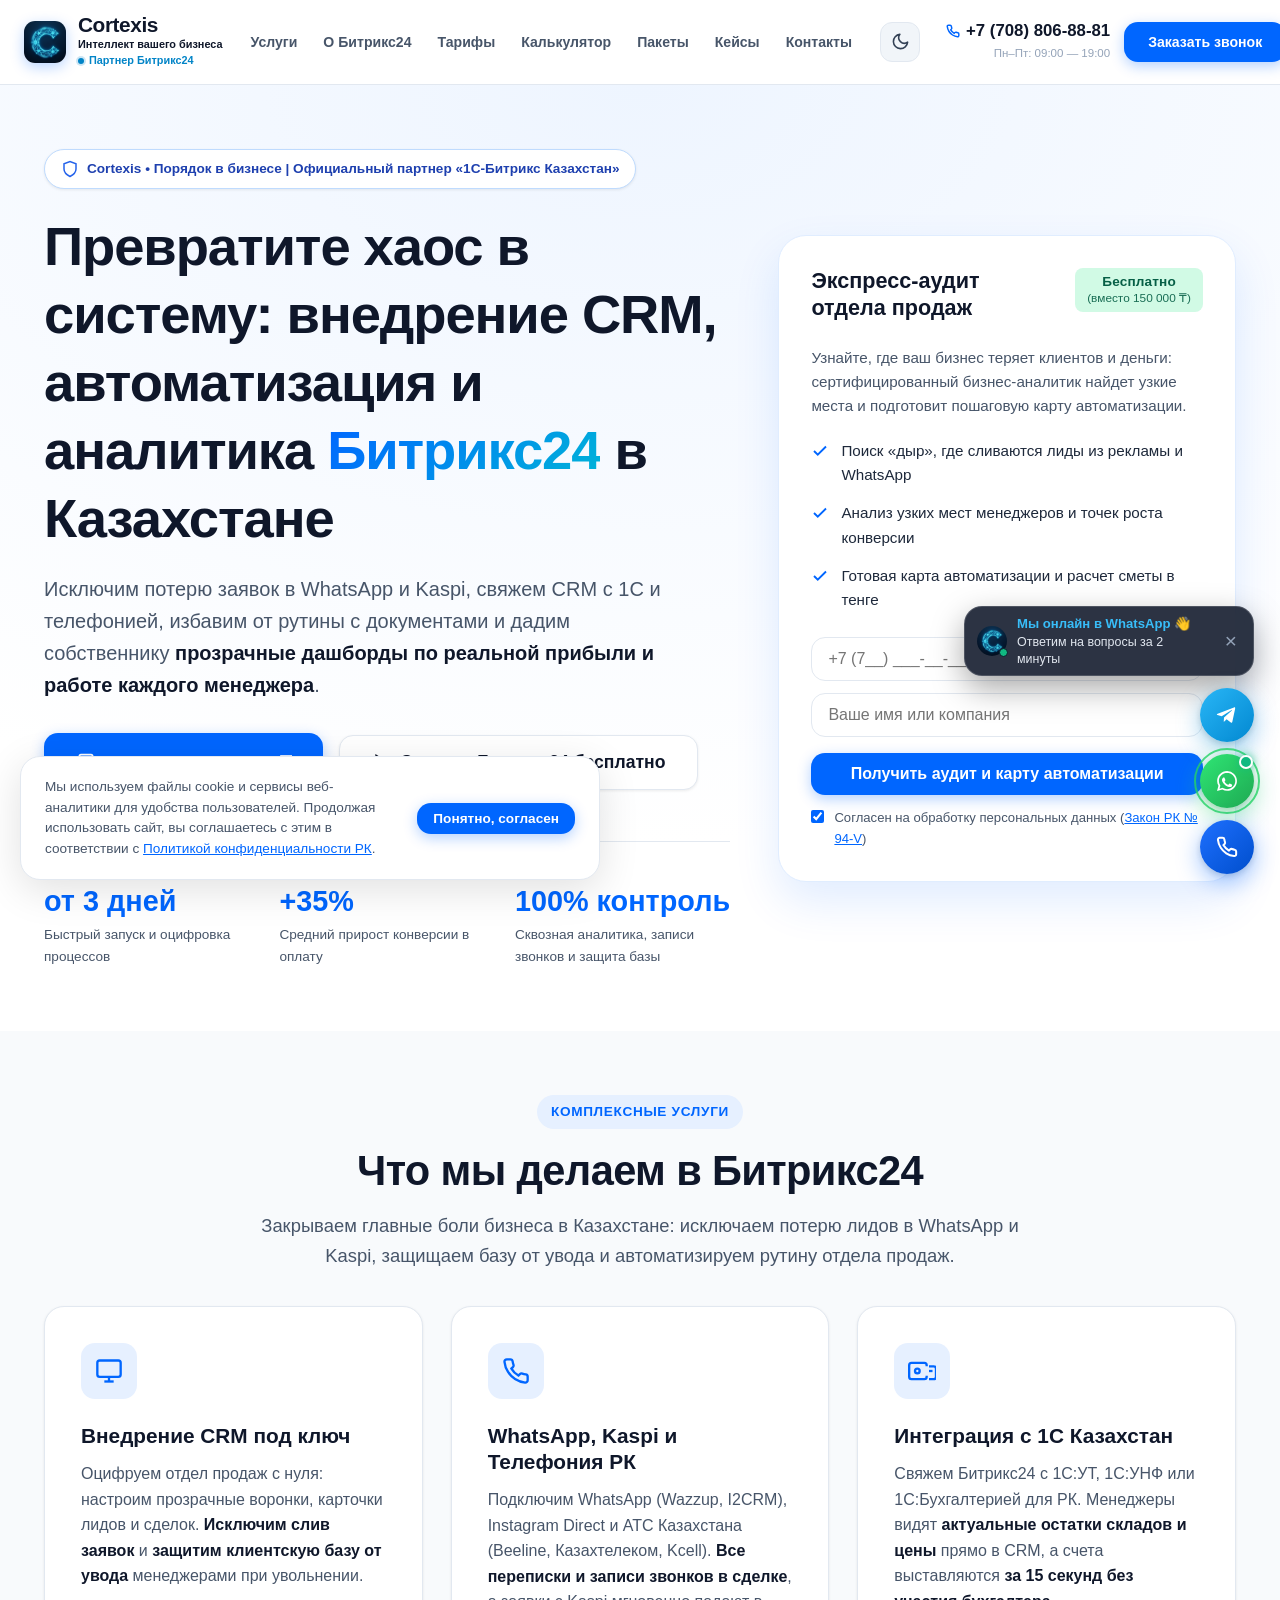
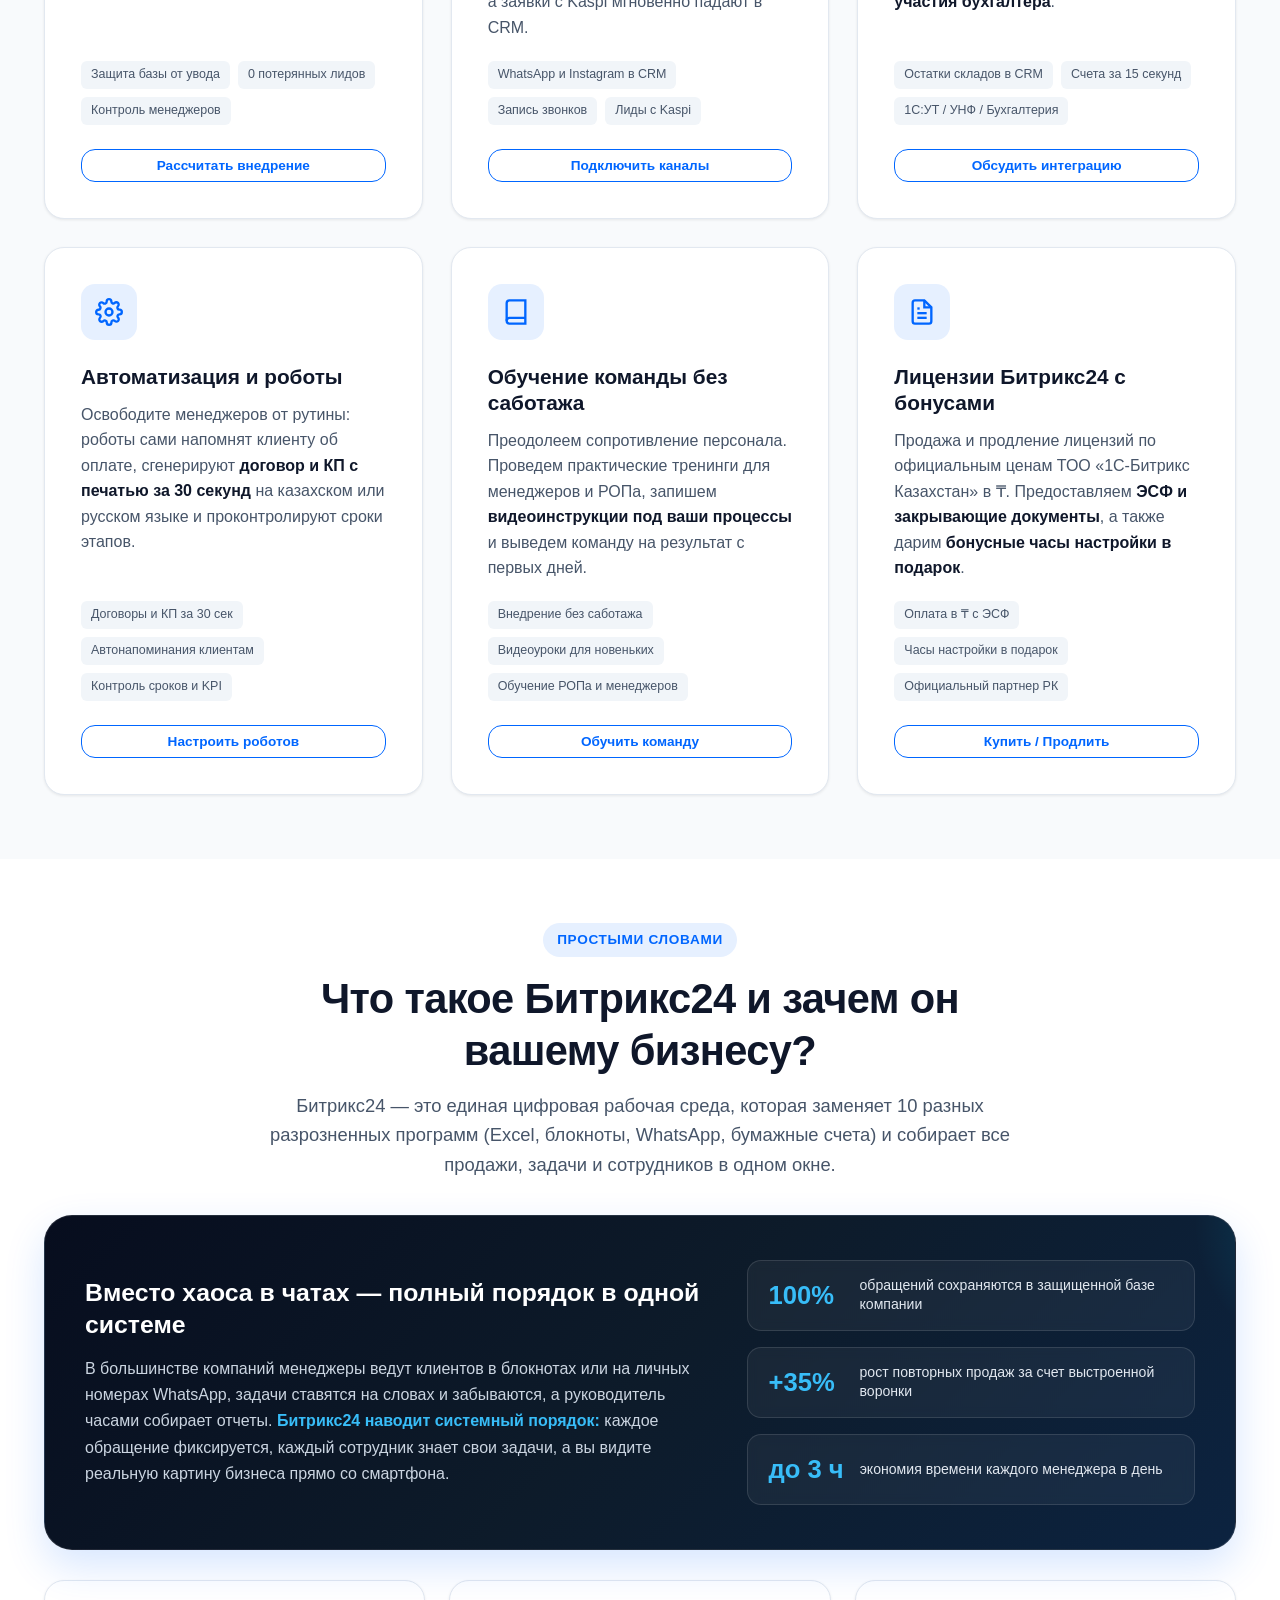
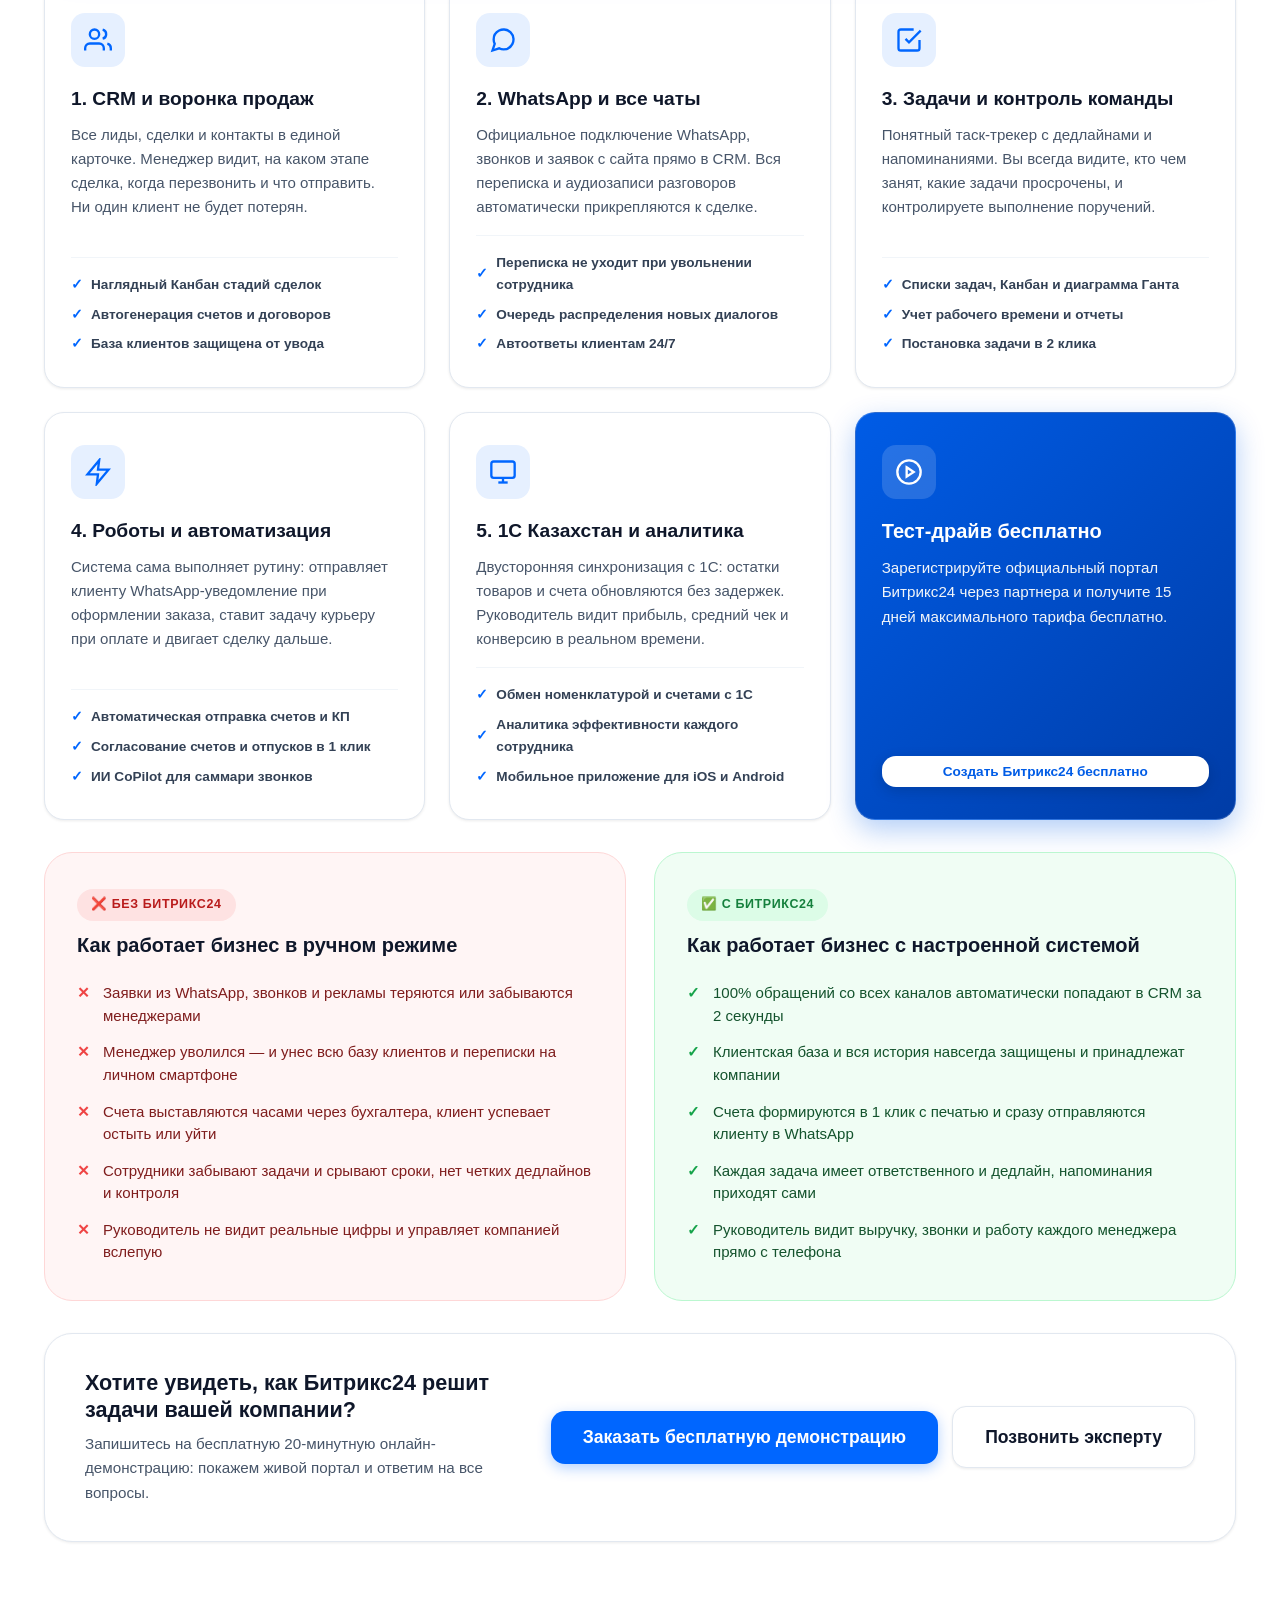
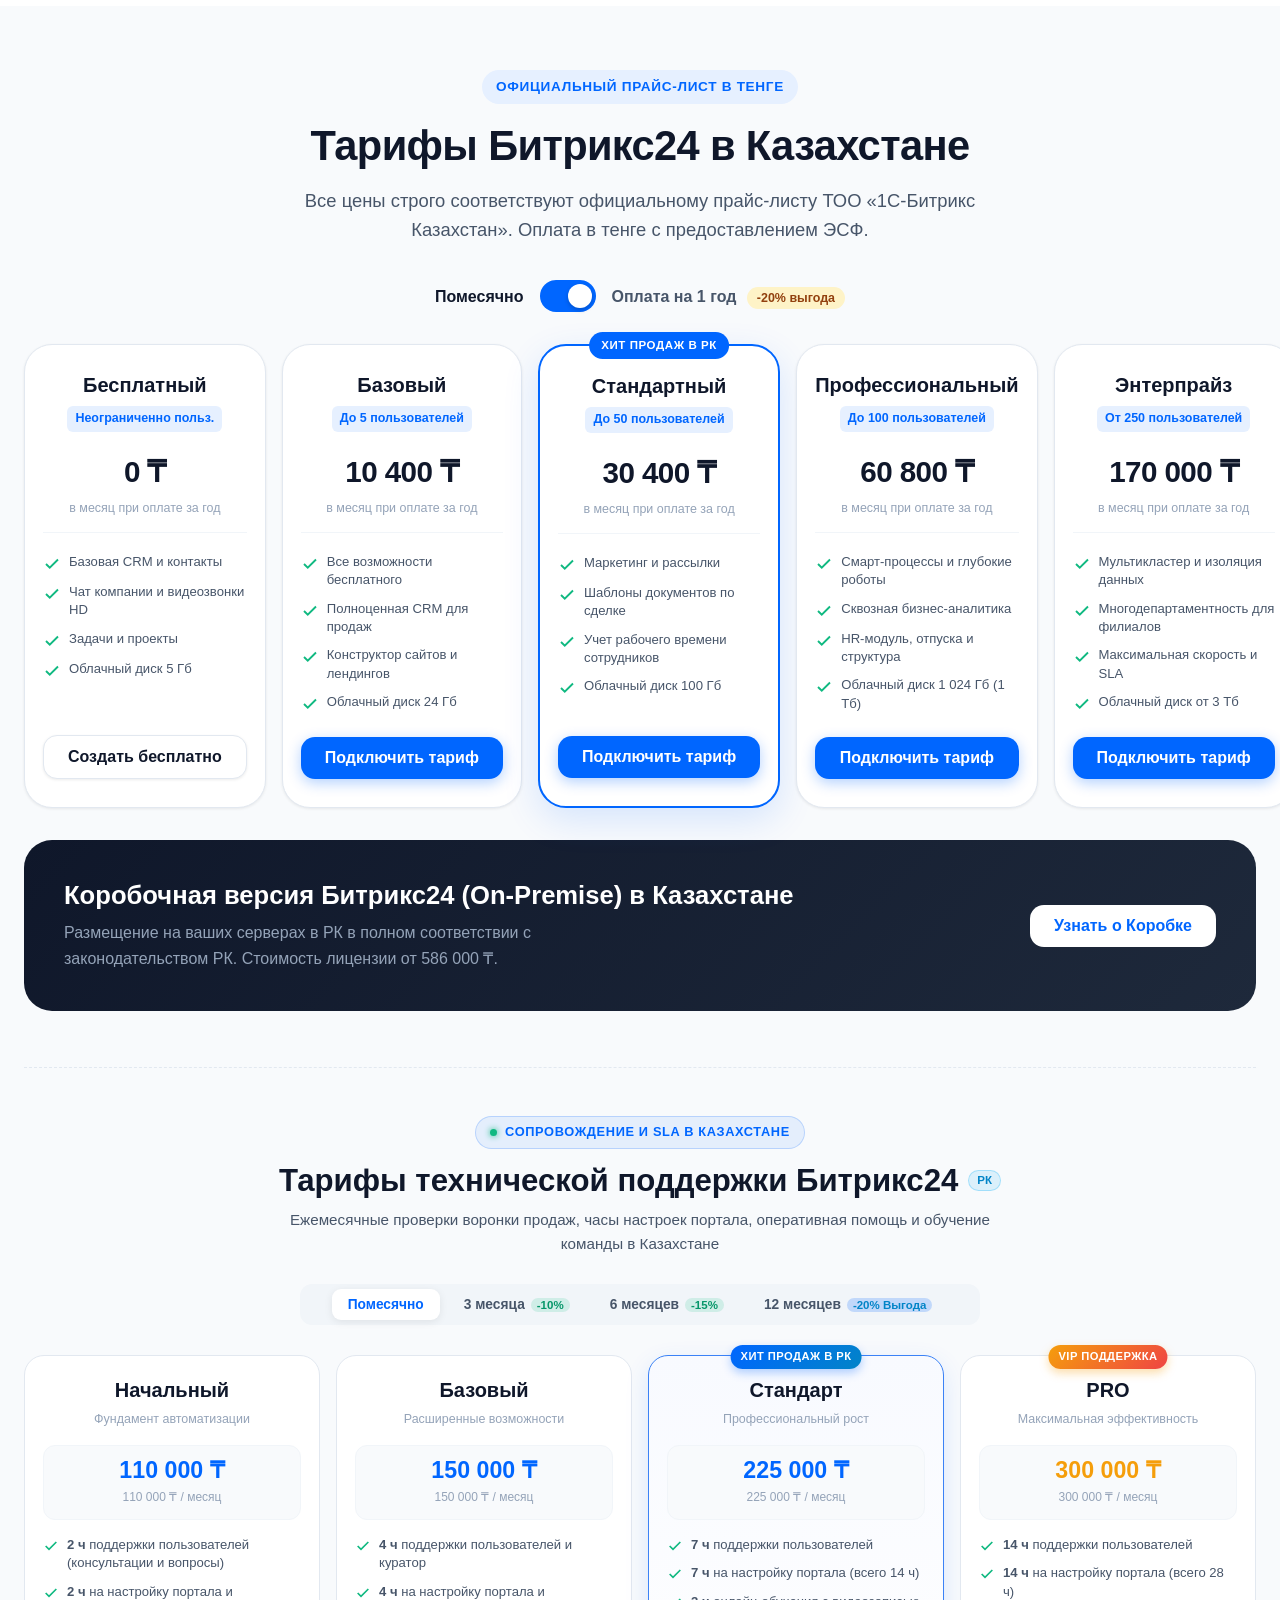
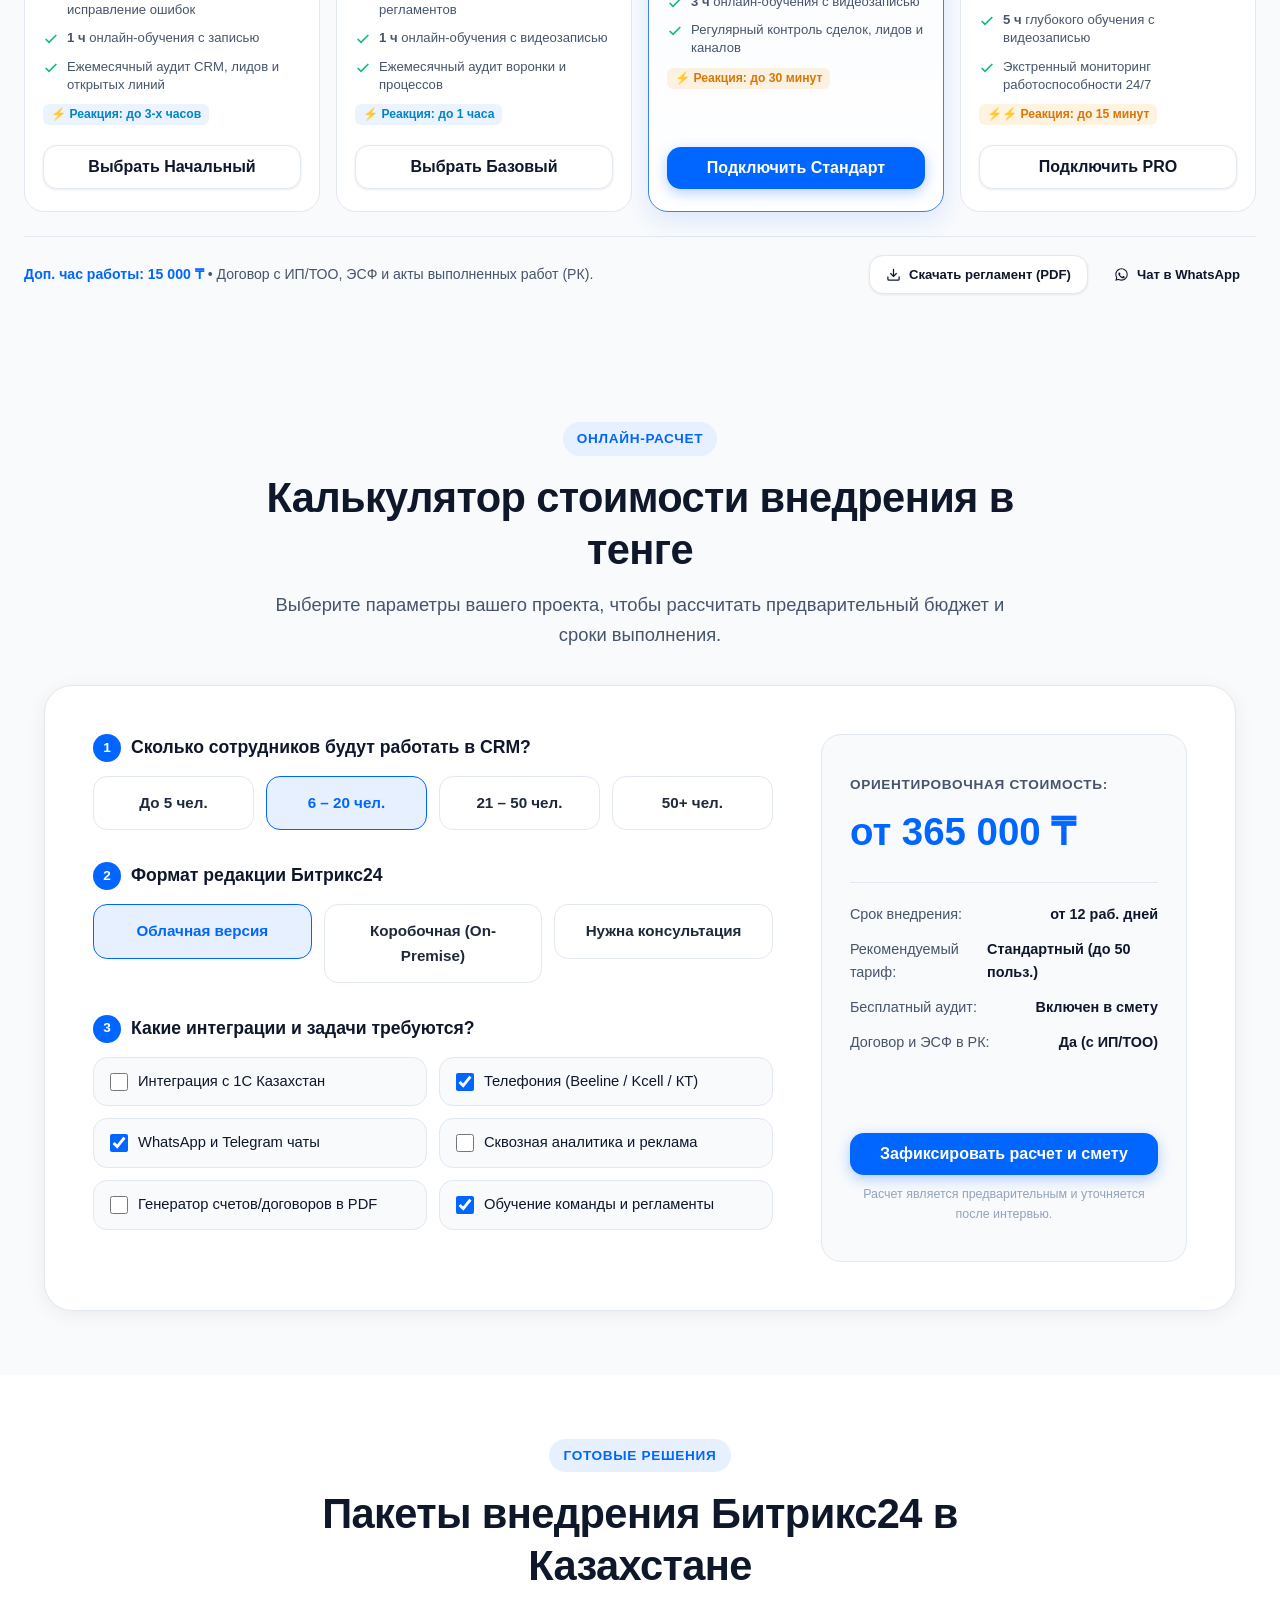
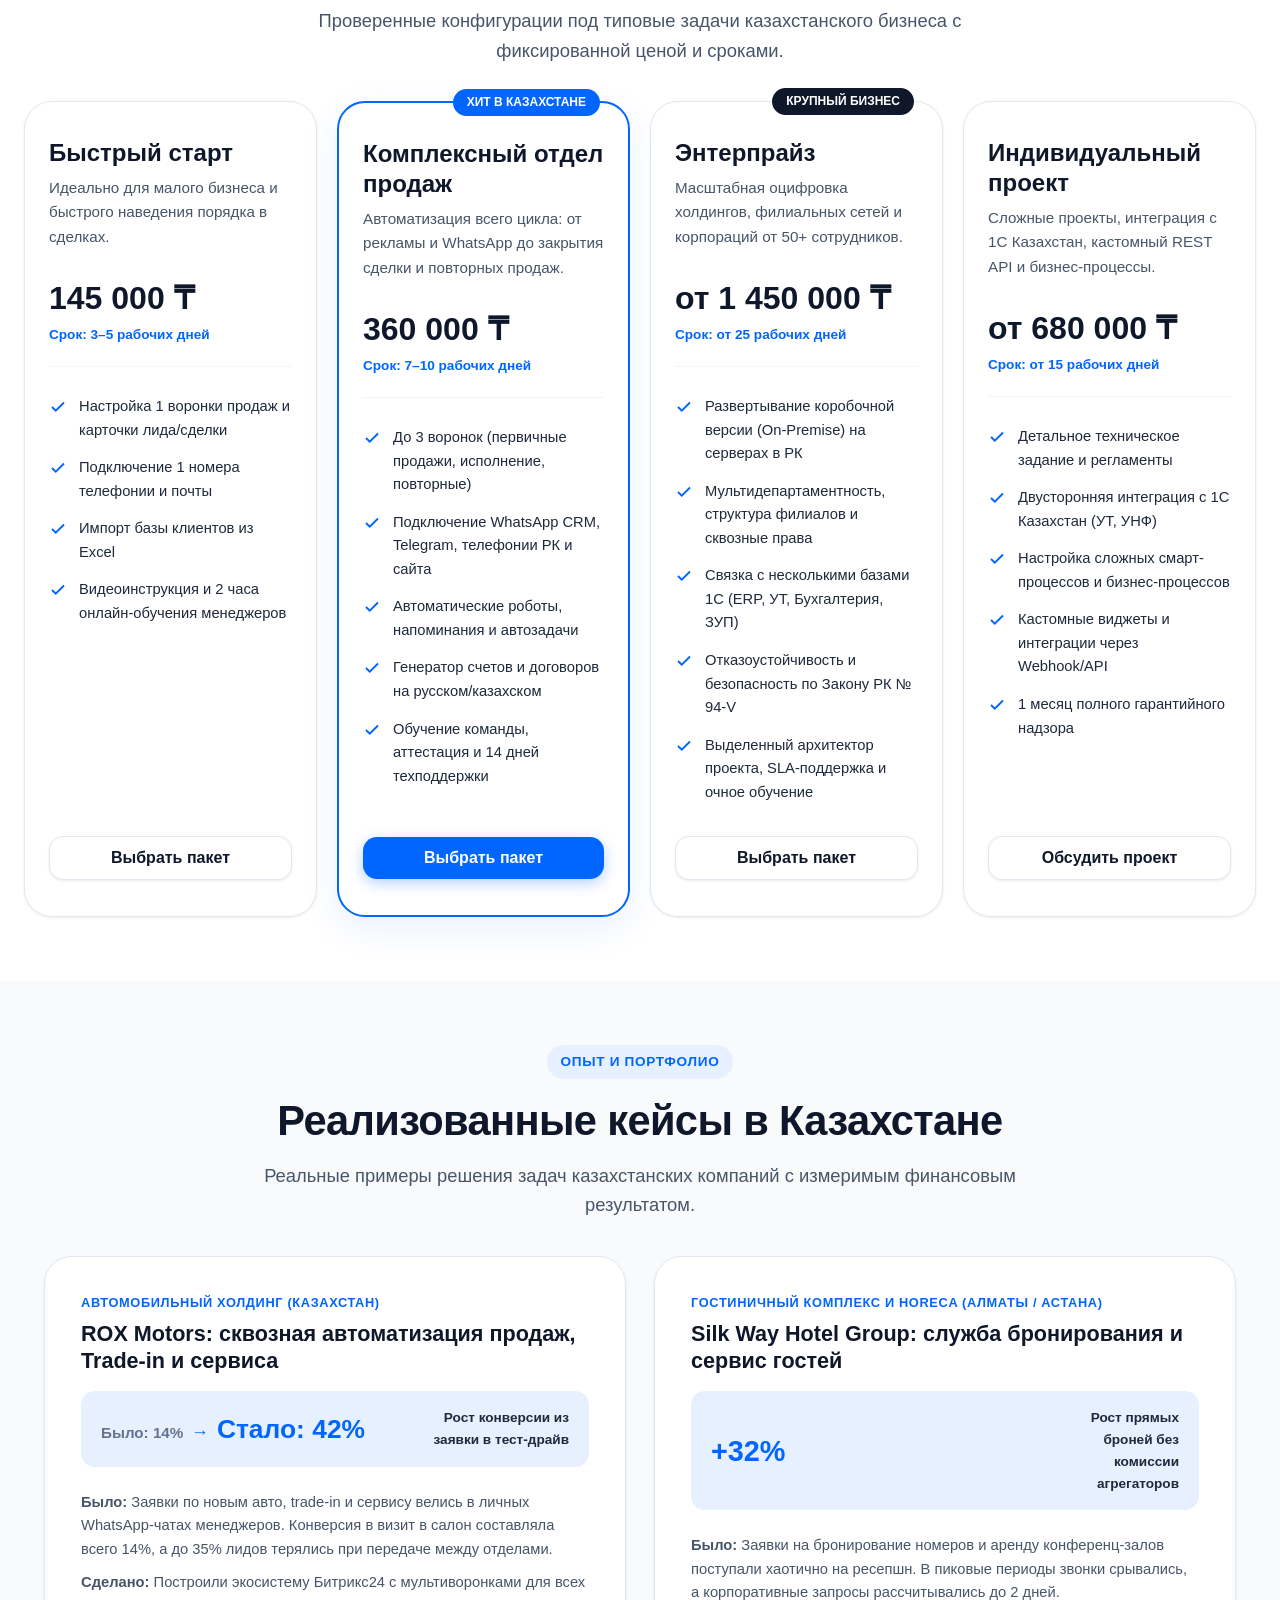
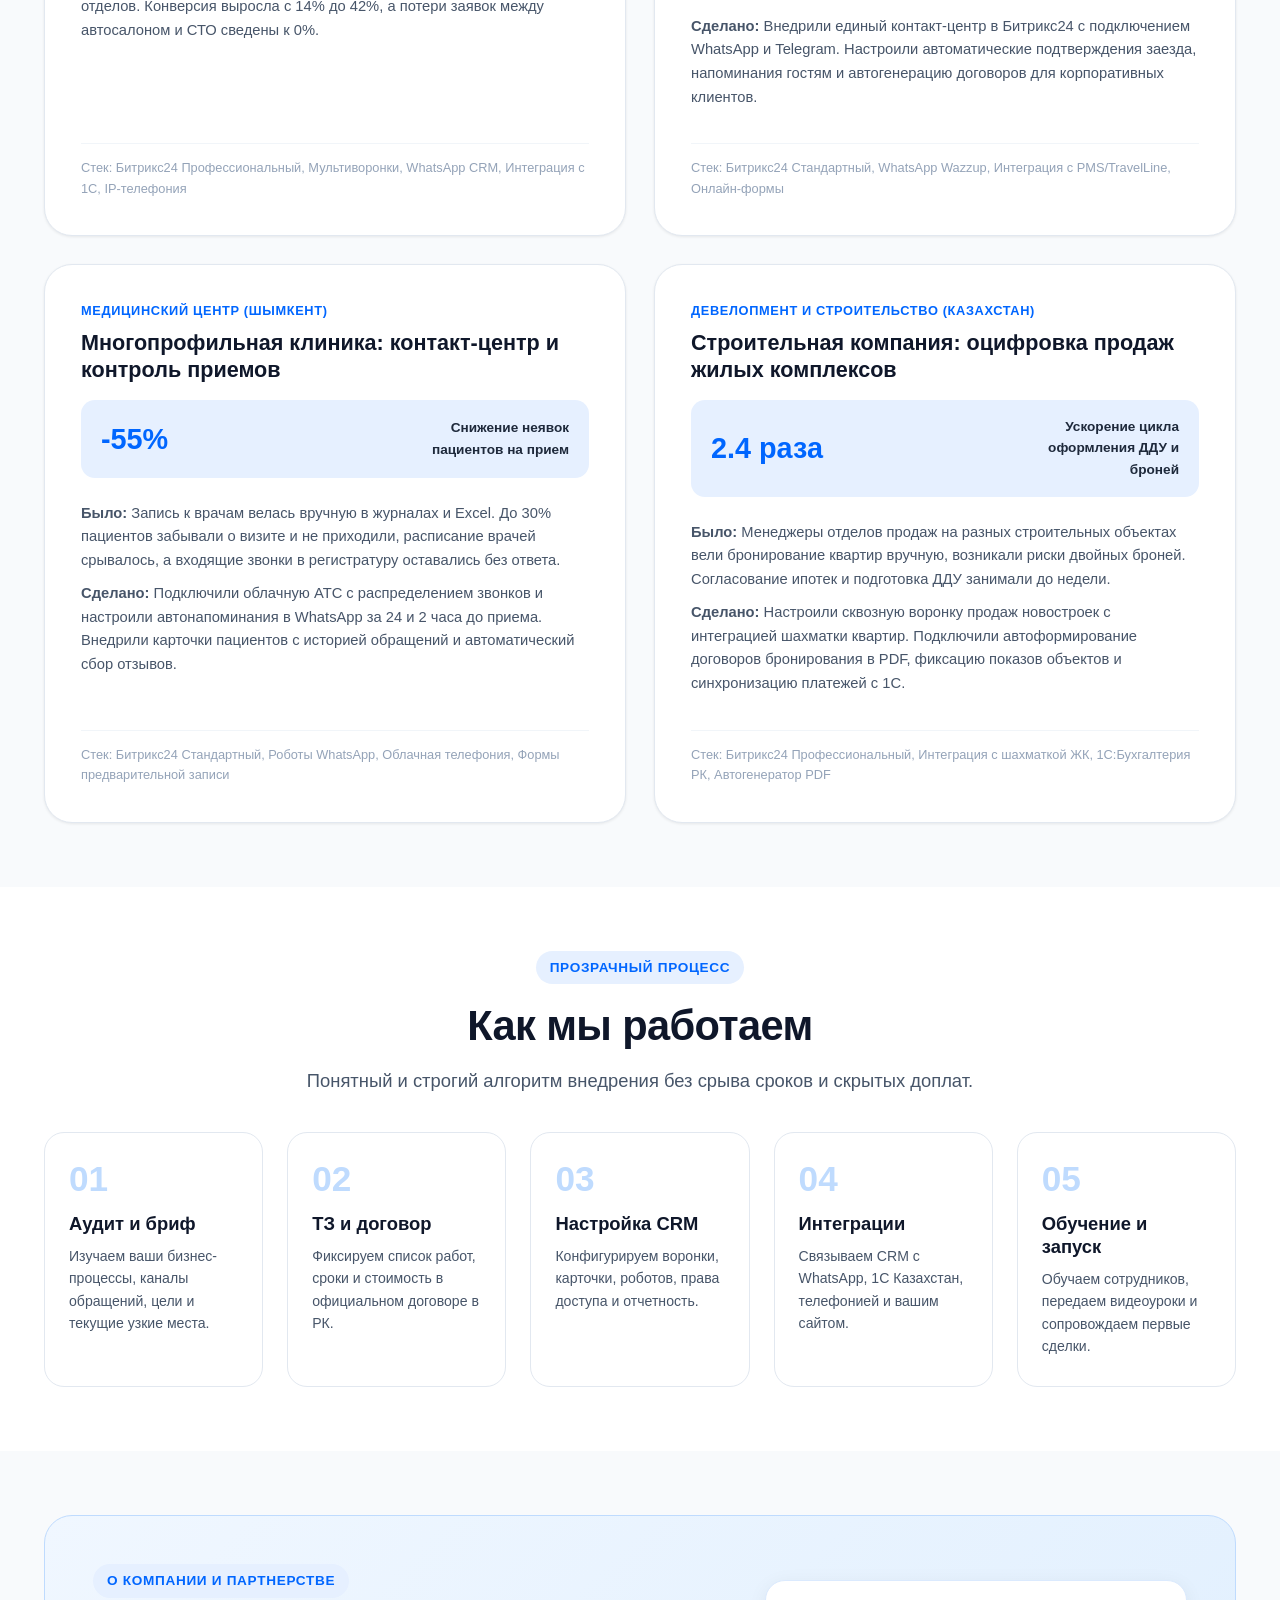
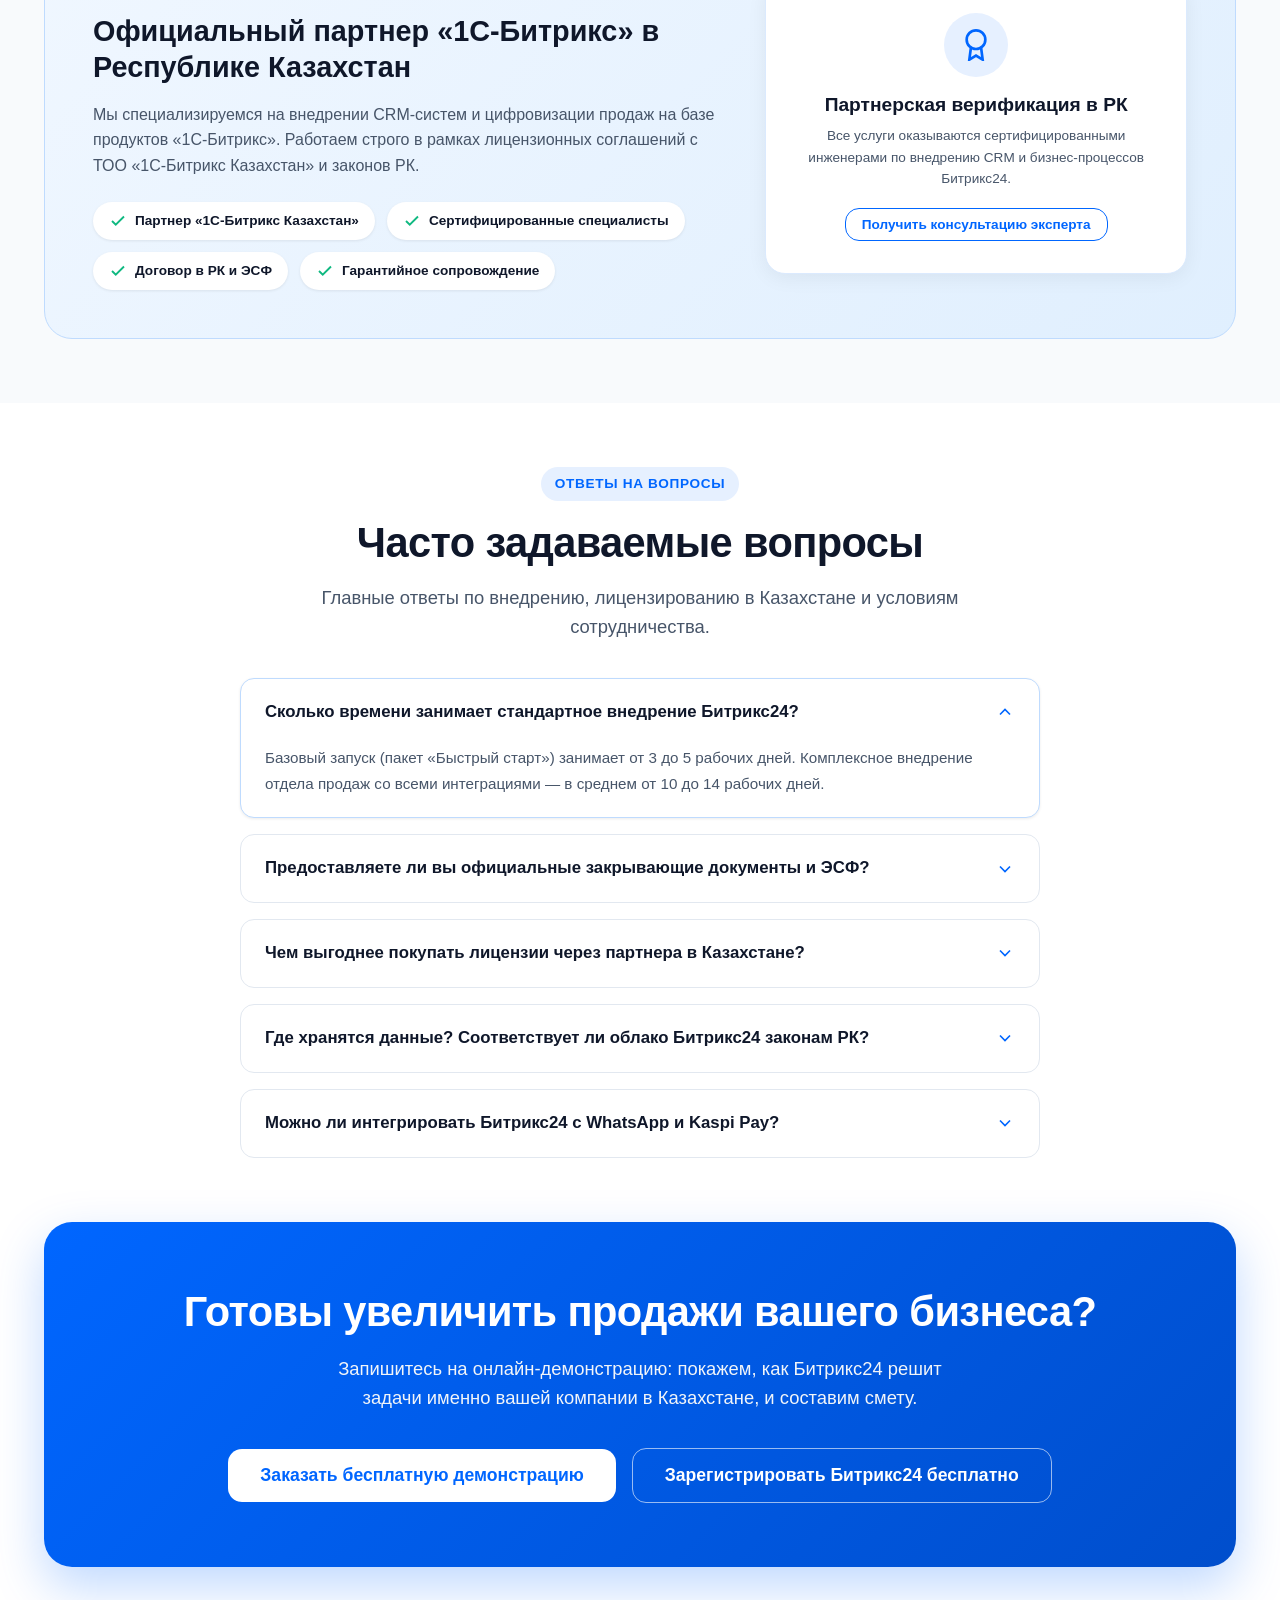
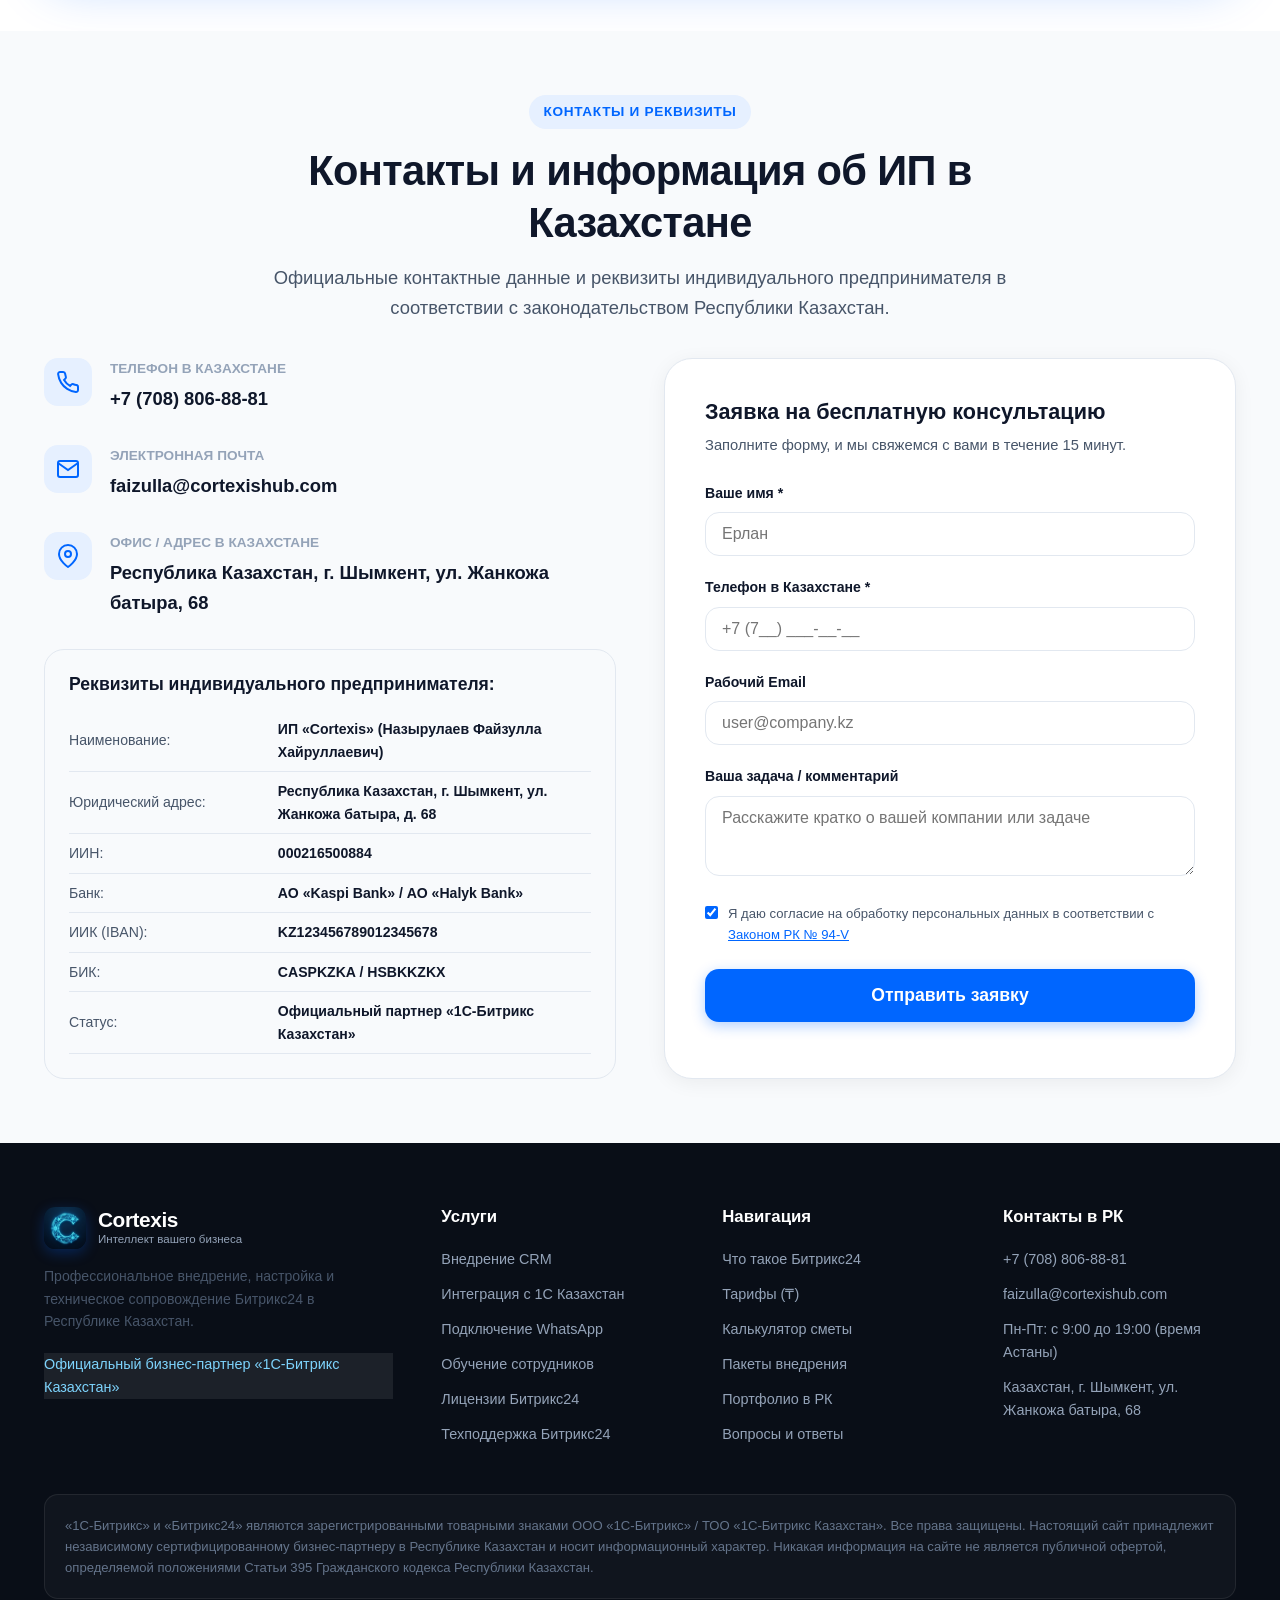
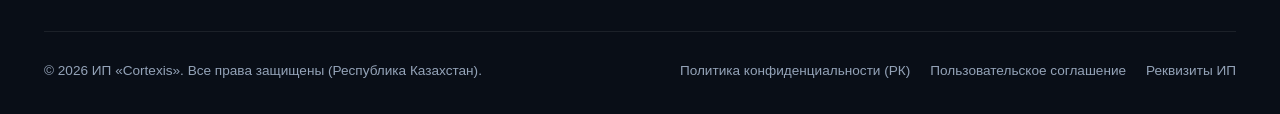
<file: index.html>
<!DOCTYPE html>
<html lang="ru">
<head>
  <meta charset="UTF-8">
  <meta name="viewport" content="width=device-width, initial-scale=1.0">
  <title>Cortexis — Интеллект вашего бизнеса | Официальный партнер Битрикс24 Казахстан</title>
  <meta name="description" content="Cortexis — Интеллект вашего бизнеса. Профессиональное внедрение Битрикс24 в Казахстане, настройка CRM, интеграция с 1С, телефонией и WhatsApp. Официальный партнер.">
  <link rel="stylesheet" href="styles.css">
  <!-- Favicon and Brand Icons -->
  <link rel="icon" type="image/svg+xml" href="favicon.svg?v=2">
  <link rel="icon" type="image/png" sizes="32x32" href="favicon-32x32.png?v=2">
  <link rel="icon" type="image/png" sizes="16x16" href="favicon-16x16.png?v=2">
  <link rel="apple-touch-icon" sizes="180x180" href="apple-touch-icon.png?v=2">
  <link rel="shortcut icon" href="favicon.ico?v=2">
  <meta name="theme-color" content="#080e21">
  <meta name="color-scheme" content="light dark">
  <script>
    (function() {
      try {
        const saved = localStorage.getItem('cortexis-theme');
        const systemDark = window.matchMedia('(prefers-color-scheme: dark)').matches;
        const theme = saved || (systemDark ? 'dark' : 'light');
        document.documentElement.setAttribute('data-theme', theme);
        const metaColor = document.querySelector('meta[name="theme-color"]');
        if (metaColor) metaColor.content = theme === 'dark' ? '#080e21' : '#ffffff';
      } catch(e) {}
    })();
  </script>

  <!-- Social Media & Open Graph Preview -->
  <meta property="og:type" content="website">
  <meta property="og:url" content="https://cortexishub.com">
  <meta property="og:title" content="Cortexis — Интеллект вашего бизнеса | Официальный партнер Битрикс24 Казахстан">
  <meta property="og:description" content="Профессиональное внедрение Битрикс24 в Казахстане, настройка CRM, интеграция с 1С, телефонией и WhatsApp.">
  <meta property="og:image" content="https://cortexishub.com/cortexis-cover-banner.jpg">
  <meta property="og:image:width" content="1200">
  <meta property="og:image:height" content="675">
  <meta name="twitter:card" content="summary_large_image">
  <meta name="twitter:image" content="https://cortexishub.com/cortexis-cover-banner.jpg">
</head>
<body>

  <!-- HEADER -->
  <header class="header">
    <div class="container header__content">
      <div class="logo-area">
        <a href="#hero" class="logo">
          <div class="logo__icon">
            <img src="apple-touch-icon.png?v=2" alt="Cortexis Logo" width="42" height="42">
          </div>
          <div class="logo__text-box">
            <span class="logo__brand">Cortexis</span>
            <span class="logo__slogan">Интеллект вашего бизнеса</span>
            <span class="logo__sub"><span class="sub-dot"></span> Партнер Битрикс24</span>
          </div>
        </a>
      </div>

      <nav class="nav" aria-label="Основное меню">
        <a href="#services" class="nav__link">Услуги</a>
        <a href="#about-bitrix" class="nav__link">О Битрикс24</a>
        <a href="#tariffs" class="nav__link">Тарифы</a>
        <a href="#calculator" class="nav__link">Калькулятор</a>
        <a href="#packages" class="nav__link">Пакеты</a>
        <a href="#cases" class="nav__link">Кейсы</a>
        <a href="#contacts" class="nav__link">Контакты</a>
      </nav>

      <div class="header__right">
        <!-- Theme Toggle Button (Light / Dark) -->
        <button id="themeToggle" class="theme-toggle-btn" aria-label="Переключить тему оформления" title="Светлая / Тёмная тема">
          <span class="theme-toggle-btn__icon-wrapper">
            <!-- Sun icon (visible in dark mode to switch to light) -->
            <svg class="theme-toggle-btn__icon theme-toggle-btn__icon--sun" width="19" height="19" viewBox="0 0 24 24" fill="none" stroke="currentColor" stroke-width="2" stroke-linecap="round" stroke-linejoin="round">
              <circle cx="12" cy="12" r="5"></circle>
              <line x1="12" y1="1" x2="12" y2="3"></line>
              <line x1="12" y1="21" x2="12" y2="23"></line>
              <line x1="4.22" y1="4.22" x2="5.64" y2="5.64"></line>
              <line x1="18.36" y1="18.36" x2="19.78" y2="19.78"></line>
              <line x1="1" y1="12" x2="3" y2="12"></line>
              <line x1="21" y1="12" x2="23" y2="12"></line>
              <line x1="4.22" y1="19.78" x2="5.64" y2="18.36"></line>
              <line x1="18.36" y1="5.64" x2="19.78" y2="4.22"></line>
            </svg>
            <!-- Moon icon (visible in light mode to switch to dark) -->
            <svg class="theme-toggle-btn__icon theme-toggle-btn__icon--moon" width="19" height="19" viewBox="0 0 24 24" fill="none" stroke="currentColor" stroke-width="2" stroke-linecap="round" stroke-linejoin="round">
              <path d="M21 12.79A9 9 0 1 1 11.21 3 7 7 0 0 0 21 12.79z"></path>
            </svg>
          </span>
        </button>

        <div class="header__contacts">
          <div class="header__phone">
            <a href="tel:+77088068881" class="header__phone-number">
              <svg class="phone-mini-icon" width="14" height="14" viewBox="0 0 24 24" fill="none" stroke="currentColor" stroke-width="2.5">
                <path d="M22 16.92v3a2 2 0 0 1-2.18 2 19.79 19.79 0 0 1-8.63-3.07 19.5 19.5 0 0 1-6-6 19.79 19.79 0 0 1-3.07-8.67A2 2 0 0 1 4.11 2h3a2 2 0 0 1 2 1.72 12.84 12.84 0 0 0 .7 2.81 2 2 0 0 1-.45 2.11L8.09 9.91a16 16 0 0 0 6 6l1.27-1.27a2 2 0 0 1 2.11-.45 12.84 12.84 0 0 0 2.81.7A2 2 0 0 1 22 16.92z"></path>
              </svg>
              +7 (708) 806-88-81
            </a>
            <span class="header__phone-label">Пн–Пт: 09:00 — 19:00</span>
          </div>
          <button class="btn btn--primary btn--call-nav" data-open-modal="lead" data-service-name="Заказ звонка из шапки" data-modal-title="Бесплатная консультация">
            Заказать звонок
          </button>
        </div>

        <button class="burger-btn" id="burgerBtn" aria-label="Открыть мобильное меню" aria-expanded="false">
          <svg width="26" height="26" viewBox="0 0 24 24" fill="none" stroke="currentColor" stroke-width="2">
            <line x1="3" y1="12" x2="21" y2="12"></line>
            <line x1="3" y1="6" x2="21" y2="6"></line>
            <line x1="3" y1="18" x2="21" y2="18"></line>
          </svg>
        </button>
      </div>
    </div>
  </header>

  <!-- MOBILE NAVIGATION DRAWER -->
  <div class="mobile-nav" id="mobileNav">
    <div class="mobile-nav__theme-row">
      <span class="mobile-nav__theme-label">Тема оформления:</span>
      <button id="mobileThemeToggle" class="theme-toggle-btn theme-toggle-btn--mobile" aria-label="Переключить тему оформления">
        <span class="theme-toggle-btn__icon-wrapper" style="width:16px;height:16px;">
          <svg class="theme-toggle-btn__icon theme-toggle-btn__icon--sun" width="16" height="16" viewBox="0 0 24 24" fill="none" stroke="currentColor" stroke-width="2" stroke-linecap="round" stroke-linejoin="round">
            <circle cx="12" cy="12" r="5"></circle>
            <line x1="12" y1="1" x2="12" y2="3"></line>
            <line x1="12" y1="21" x2="12" y2="23"></line>
            <line x1="4.22" y1="4.22" x2="5.64" y2="5.64"></line>
            <line x1="18.36" y1="18.36" x2="19.78" y2="19.78"></line>
            <line x1="1" y1="12" x2="3" y2="12"></line>
            <line x1="21" y1="12" x2="23" y2="12"></line>
            <line x1="4.22" y1="19.78" x2="5.64" y2="18.36"></line>
            <line x1="18.36" y1="5.64" x2="19.78" y2="4.22"></line>
          </svg>
          <svg class="theme-toggle-btn__icon theme-toggle-btn__icon--moon" width="16" height="16" viewBox="0 0 24 24" fill="none" stroke="currentColor" stroke-width="2" stroke-linecap="round" stroke-linejoin="round">
            <path d="M21 12.79A9 9 0 1 1 11.21 3 7 7 0 0 0 21 12.79z"></path>
          </svg>
        </span>
        <span class="mobile-theme-text">Тёмная тема</span>
      </button>
    </div>
    <a href="#services" class="mobile-nav__link">Услуги</a>
    <a href="#about-bitrix" class="mobile-nav__link">Что такое Битрикс24</a>
    <a href="#tariffs" class="mobile-nav__link">Тарифы Битрикс24 в Казахстане</a>
    <a href="#calculator" class="mobile-nav__link">Калькулятор сметы (₸)</a>
    <a href="#packages" class="mobile-nav__link">Пакеты внедрения</a>
    <a href="#cases" class="mobile-nav__link">Кейсы</a>
    <a href="#about" class="mobile-nav__link">О компании и статусе</a>
    <a href="#faq" class="mobile-nav__link">Вопросы и ответы</a>
    <a href="#contacts" class="mobile-nav__link">Контакты и реквизиты ИП</a>
    <div style="margin-top: 16px;">
      <a href="tel:+77088068881" class="btn btn--secondary" style="width: 100%; margin-bottom: 12px;">+7 (708) 806-88-81</a>
      <button class="btn btn--primary" style="width: 100%;" data-open-modal="lead" data-service-name="Мобильное меню">
        Получить консультацию
      </button>
    </div>
  </div>

  <main>
    <!-- HERO SECTION -->
    <section class="hero" id="hero">
      <div class="container hero__inner">
        <div class="hero__content">
          <div class="hero__badge">
            <svg class="hero__badge-icon" width="18" height="18" viewBox="0 0 24 24" fill="none" stroke="currentColor" stroke-width="2">
              <path d="M12 22s8-4 8-10V5l-8-3-8 3v7c0 6 8 10 8 10z"/>
            </svg>
            <span>Cortexis • Порядок в бизнесе | Официальный партнер «1С-Битрикс Казахстан»</span>
          </div>
          <h1 class="hero__title">
            Превратите хаос в систему: внедрение CRM, автоматизация и аналитика <span class="highlight">Битрикс24</span> в Казахстане
          </h1>
          <p class="hero__desc">
            Исключим потерю заявок в WhatsApp и Kaspi, свяжем CRM с 1С и телефонией, избавим от рутины с документами и дадим собственнику <strong>прозрачные дашборды по реальной прибыли и работе каждого менеджера</strong>.
          </p>
          <div class="hero__actions">
            <a href="#calculator" class="btn btn--primary btn--lg">
              <svg width="20" height="20" viewBox="0 0 24 24" fill="none" stroke="currentColor" stroke-width="2">
                <rect x="4" y="2" width="16" height="20" rx="2"></rect>
                <line x1="8" y1="6" x2="16" y2="6"></line>
                <line x1="16" y1="14" x2="16" y2="14.01"></line>
                <line x1="12" y1="14" x2="12" y2="14.01"></line>
                <line x1="8" y1="14" x2="8" y2="14.01"></line>
                <line x1="16" y1="18" x2="16" y2="18.01"></line>
                <line x1="12" y1="18" x2="12" y2="18.01"></line>
                <line x1="8" y1="18" x2="8" y2="18.01"></line>
              </svg>
              Рассчитать смету в ₸
            </a>
            <button class="btn btn--secondary btn--lg" data-open-modal="portal">
              <svg width="20" height="20" viewBox="0 0 24 24" fill="none" stroke="currentColor" stroke-width="2">
                <polygon points="5 3 19 12 5 21 5 3"></polygon>
              </svg>
              Создать Битрикс24 бесплатно
            </button>
          </div>
          
          <div class="hero__metrics">
            <div class="hero__metric">
              <span class="hero__metric-value">от 3 дней</span>
              <span class="hero__metric-label">Быстрый запуск и оцифровка процессов</span>
            </div>
            <div class="hero__metric">
              <span class="hero__metric-value">+35%</span>
              <span class="hero__metric-label">Средний прирост конверсии в оплату</span>
            </div>
            <div class="hero__metric">
              <span class="hero__metric-value">100% контроль</span>
              <span class="hero__metric-label">Сквозная аналитика, записи звонков и защита базы</span>
            </div>
          </div>
        </div>

        <div class="hero__card">
          <div class="hero__card-header">
            <h3>Экспресс-аудит отдела продаж</h3>
            <span class="hero__card-badge">
              <span class="hero__card-badge-title">Бесплатно</span>
              <span class="hero__card-badge-sub">(вместо 150 000 ₸)</span>
            </span>
          </div>
          <p style="margin-bottom: 20px; font-size: 0.95rem;">
            Узнайте, где ваш бизнес теряет клиентов и деньги: сертифицированный бизнес-аналитик найдет узкие места и подготовит пошаговую карту автоматизации.
          </p>
          <ul class="hero__list">
            <li class="hero__list-item">
              <svg width="18" height="18" viewBox="0 0 24 24" fill="none" stroke="currentColor" stroke-width="2.5"><polyline points="20 6 9 17 4 12"></polyline></svg>
              <span>Поиск «дыр», где сливаются лиды из рекламы и WhatsApp</span>
            </li>
            <li class="hero__list-item">
              <svg width="18" height="18" viewBox="0 0 24 24" fill="none" stroke="currentColor" stroke-width="2.5"><polyline points="20 6 9 17 4 12"></polyline></svg>
              <span>Анализ узких мест менеджеров и точек роста конверсии</span>
            </li>
            <li class="hero__list-item">
              <svg width="18" height="18" viewBox="0 0 24 24" fill="none" stroke="currentColor" stroke-width="2.5"><polyline points="20 6 9 17 4 12"></polyline></svg>
              <span>Готовая карта автоматизации и расчет сметы в тенге</span>
            </li>
          </ul>
          <form class="hero-form">
            <div class="form-group" style="margin-bottom: 12px;">
              <input type="tel" class="form-input" placeholder="+7 (7__) ___-__-__" required>
            </div>
            <div class="form-group" style="margin-bottom: 16px;">
              <input type="text" class="form-input" placeholder="Ваше имя или компания" required>
            </div>
            <button type="submit" class="btn btn--primary" style="width: 100%;">
              Получить аудит и карту автоматизации
            </button>
            <label class="form-checkbox" style="margin-top: 12px; margin-bottom: 0;">
              <input type="checkbox" checked required>
              <span>Согласен на обработку персональных данных (<a href="privacy.html" target="_blank">Закон РК № 94-V</a>)</span>
            </label>
          </form>
        </div>
      </div>
    </section>

    <!-- SERVICES SECTION -->
    <section class="section section--alt" id="services">
      <div class="container">
        <div class="section-header">
          <span class="section-tag">Комплексные услуги</span>
          <h2>Что мы делаем в Битрикс24</h2>
          <p class="section-desc">
            Закрываем главные боли бизнеса в Казахстане: исключаем потерю лидов в WhatsApp и Kaspi, защищаем базу от увода и автоматизируем рутину отдела продаж.
          </p>
        </div>

        <div class="services-grid">
          <!-- Service 1 -->
          <div class="service-card">
            <div class="service-card__icon">
              <svg width="28" height="28" viewBox="0 0 24 24" fill="none" stroke="currentColor" stroke-width="2">
                <rect x="2" y="3" width="20" height="14" rx="2" ry="2"></rect>
                <line x1="8" y1="21" x2="16" y2="21"></line>
                <line x1="12" y1="17" x2="12" y2="21"></line>
              </svg>
            </div>
            <h3 class="service-card__title">Внедрение CRM под ключ</h3>
            <p class="service-card__desc">
              Оцифруем отдел продаж с нуля: настроим прозрачные воронки, карточки лидов и сделок. <strong>Исключим слив заявок</strong> и <strong>защитим клиентскую базу от увода</strong> менеджерами при увольнении.
            </p>
            <div class="service-card__tags">
              <span class="service-tag">Защита базы от увода</span>
              <span class="service-tag">0 потерянных лидов</span>
              <span class="service-tag">Контроль менеджеров</span>
            </div>
            <button class="btn btn--outline btn--sm" data-open-modal="lead" data-service-name="Внедрение CRM под ключ">
              Рассчитать внедрение
            </button>
          </div>

          <!-- Service 2 -->
          <div class="service-card">
            <div class="service-card__icon">
              <svg width="28" height="28" viewBox="0 0 24 24" fill="none" stroke="currentColor" stroke-width="2">
                <path d="M22 16.92v3a2 2 0 0 1-2.18 2 19.79 19.79 0 0 1-8.63-3.07 19.5 19.5 0 0 1-6-6 19.79 19.79 0 0 1-3.07-8.67A2 2 0 0 1 4.11 2h3a2 2 0 0 1 2 1.72 12.84 12.84 0 0 0 .7 2.81 2 2 0 0 1-.45 2.11L8.09 9.91a16 16 0 0 0 6 6l1.27-1.27a2 2 0 0 1 2.11-.45 12.84 12.84 0 0 0 2.81.7A2 2 0 0 1 22 16.92z"></path>
              </svg>
            </div>
            <h3 class="service-card__title">WhatsApp, Kaspi и Телефония РК</h3>
            <p class="service-card__desc">
              Подключим WhatsApp (Wazzup, I2CRM), Instagram Direct и АТС Казахстана (Beeline, Казахтелеком, Kcell). <strong>Все переписки и записи звонков в сделке</strong>, а заявки с Kaspi мгновенно падают в CRM.
            </p>
            <div class="service-card__tags">
              <span class="service-tag">WhatsApp и Instagram в CRM</span>
              <span class="service-tag">Запись звонков</span>
              <span class="service-tag">Лиды с Kaspi</span>
            </div>
            <button class="btn btn--outline btn--sm" data-open-modal="lead" data-service-name="WhatsApp, Kaspi и Телефония РК">
              Подключить каналы
            </button>
          </div>

          <!-- Service 3 -->
          <div class="service-card">
            <div class="service-card__icon">
              <svg width="28" height="28" viewBox="0 0 24 24" fill="none" stroke="currentColor" stroke-width="2">
                <path d="M16 16v1a2 2 0 0 1-2 2H3a2 2 0 0 1-2-2V7a2 2 0 0 1 2-2h11a2 2 0 0 1 2 2v1"></path>
                <path d="M18 8h4a2 2 0 0 1 2 2v7a2 2 0 0 1-2 2h-4"></path>
                <circle cx="8" cy="12" r="2"></circle>
                <path d="M21 12h-3"></path>
              </svg>
            </div>
            <h3 class="service-card__title">Интеграция с 1С Казахстан</h3>
            <p class="service-card__desc">
              Свяжем Битрикс24 с 1С:УТ, 1С:УНФ или 1С:Бухгалтерией для РК. Менеджеры видят <strong>актуальные остатки складов и цены</strong> прямо в CRM, а счета выставляются <strong>за 15 секунд без участия бухгалтера</strong>.
            </p>
            <div class="service-card__tags">
              <span class="service-tag">Остатки складов в CRM</span>
              <span class="service-tag">Счета за 15 секунд</span>
              <span class="service-tag">1С:УТ / УНФ / Бухгалтерия</span>
            </div>
            <button class="btn btn--outline btn--sm" data-open-modal="lead" data-service-name="Интеграция с 1С Казахстан">
              Обсудить интеграцию
            </button>
          </div>

          <!-- Service 4 -->
          <div class="service-card">
            <div class="service-card__icon">
              <svg width="28" height="28" viewBox="0 0 24 24" fill="none" stroke="currentColor" stroke-width="2">
                <circle cx="12" cy="12" r="3"></circle>
                <path d="M19.4 15a1.65 1.65 0 0 0 .33 1.82l.06.06a2 2 0 0 1 0 2.83 2 2 0 0 1-2.83 0l-.06-.06a1.65 1.65 0 0 0-1.82-.33 1.65 1.65 0 0 0-1 1.51V21a2 2 0 0 1-2 2 2 2 0 0 1-2-2v-.09A1.65 1.65 0 0 0 9 19.4a1.65 1.65 0 0 0-1.82.33l-.06.06a2 2 0 0 1-2.83 0 2 2 0 0 1 0-2.83l.06-.06a1.65 1.65 0 0 0 .33-1.82 1.65 1.65 0 0 0-1.51-1H3a2 2 0 0 1-2-2 2 2 0 0 1 2-2h.09A1.65 1.65 0 0 0 4.6 9a1.65 1.65 0 0 0-.33-1.82l-.06-.06a2 2 0 0 1 0-2.83 2 2 0 0 1 2.83 0l.06.06a1.65 1.65 0 0 0 1.82.33H9a1.65 1.65 0 0 0 1-1.51V3a2 2 0 0 1 2-2 2 2 0 0 1 2 2v.09a1.65 1.65 0 0 0 1 1.51 1.65 1.65 0 0 0 1.82-.33l.06-.06a2 2 0 0 1 2.83 0 2 2 0 0 1 0 2.83l-.06.06a1.65 1.65 0 0 0-.33 1.82V9a1.65 1.65 0 0 0 1.51 1H21a2 2 0 0 1 2 2 2 2 0 0 1-2 2h-.09a1.65 1.65 0 0 0-1.51 1z"></path>
              </svg>
            </div>
            <h3 class="service-card__title">Автоматизация и роботы</h3>
            <p class="service-card__desc">
              Освободите менеджеров от рутины: роботы сами напомнят клиенту об оплате, сгенерируют <strong>договор и КП с печатью за 30 секунд</strong> на казахском или русском языке и проконтролируют сроки этапов.
            </p>
            <div class="service-card__tags">
              <span class="service-tag">Договоры и КП за 30 сек</span>
              <span class="service-tag">Автонапоминания клиентам</span>
              <span class="service-tag">Контроль сроков и KPI</span>
            </div>
            <button class="btn btn--outline btn--sm" data-open-modal="lead" data-service-name="Автоматизация и роботы">
              Настроить роботов
            </button>
          </div>

          <!-- Service 5 -->
          <div class="service-card">
            <div class="service-card__icon">
              <svg width="28" height="28" viewBox="0 0 24 24" fill="none" stroke="currentColor" stroke-width="2">
                <path d="M4 19.5A2.5 2.5 0 0 1 6.5 17H20"></path>
                <path d="M6.5 2H20v20H6.5A2.5 2.5 0 0 1 4 19.5v-15A2.5 2.5 0 0 1 6.5 2z"></path>
              </svg>
            </div>
            <h3 class="service-card__title">Обучение команды без саботажа</h3>
            <p class="service-card__desc">
              Преодолеем сопротивление персонала. Проведем практические тренинги для менеджеров и РОПа, запишем <strong>видеоинструкции под ваши процессы</strong> и выведем команду на результат с первых дней.
            </p>
            <div class="service-card__tags">
              <span class="service-tag">Внедрение без саботажа</span>
              <span class="service-tag">Видеоуроки для новеньких</span>
              <span class="service-tag">Обучение РОПа и менеджеров</span>
            </div>
            <button class="btn btn--outline btn--sm" data-open-modal="lead" data-service-name="Обучение сотрудников">
              Обучить команду
            </button>
          </div>

          <!-- Service 6 -->
          <div class="service-card">
            <div class="service-card__icon">
              <svg width="28" height="28" viewBox="0 0 24 24" fill="none" stroke="currentColor" stroke-width="2">
                <path d="M14 2H6a2 2 0 0 0-2 2v16a2 2 0 0 0 2 2h12a2 2 0 0 0 2-2V8z"></path>
                <polyline points="14 2 14 8 20 8"></polyline>
                <line x1="16" y1="13" x2="8" y2="13"></line>
                <line x1="16" y1="17" x2="8" y2="17"></line>
                <polyline points="10 9 9 9 8 9"></polyline>
              </svg>
            </div>
            <h3 class="service-card__title">Лицензии Битрикс24 с бонусами</h3>
            <p class="service-card__desc">
              Продажа и продление лицензий по официальным ценам ТОО «1С-Битрикс Казахстан» в ₸. Предоставляем <strong>ЭСФ и закрывающие документы</strong>, а также дарим <strong>бонусные часы настройки в подарок</strong>.
            </p>
            <div class="service-card__tags">
              <span class="service-tag">Оплата в ₸ с ЭСФ</span>
              <span class="service-tag">Часы настройки в подарок</span>
              <span class="service-tag">Официальный партнер РК</span>
            </div>
            <button class="btn btn--outline btn--sm" data-open-modal="lead" data-service-name="Лицензии и техподдержка">
              Купить / Продлить
            </button>
          </div>
        </div>
      </div>
    </section>

    <!-- WHAT IS BITRIX24 SECTION (CONCISE EXPLANATION FOR CLIENTS) -->
    <section class="section" id="about-bitrix">
      <div class="container">
        <div class="section-header">
          <span class="section-tag">Простыми словами</span>
          <h2>Что такое Битрикс24 и зачем он вашему бизнесу?</h2>
          <p class="section-desc">
            Битрикс24 — это единая цифровая рабочая среда, которая заменяет 10 разных разрозненных программ (Excel, блокноты, WhatsApp, бумажные счета) и собирает все продажи, задачи и сотрудников в одном окне.
          </p>
        </div>

        <!-- Concept Banner Box: Key Idea -->
        <div class="bitrix-concept-banner">
          <div class="bitrix-concept-text">
            <h3>Вместо хаоса в чатах — полный порядок в одной системе</h3>
            <p>
              В большинстве компаний менеджеры ведут клиентов в блокнотах или на личных номерах WhatsApp, задачи ставятся на словах и забываются, а руководитель часами собирает отчеты. <strong>Битрикс24 наводит системный порядок:</strong> каждое обращение фиксируется, каждый сотрудник знает свои задачи, а вы видите реальную картину бизнеса прямо со смартфона.
            </p>
          </div>
          <div class="bitrix-concept-metrics">
            <div class="concept-metric">
              <span class="concept-metric__val">100%</span>
              <span class="concept-metric__label">обращений сохраняются в защищенной базе компании</span>
            </div>
            <div class="concept-metric">
              <span class="concept-metric__val">+35%</span>
              <span class="concept-metric__label">рост повторных продаж за счет выстроенной воронки</span>
            </div>
            <div class="concept-metric">
              <span class="concept-metric__val">до 3 ч</span>
              <span class="concept-metric__label">экономия времени каждого менеджера в день</span>
            </div>
          </div>
        </div>

        <!-- 5 Core Modules Grid -->
        <div class="bitrix-modules-grid">
          <div class="bitrix-module-card">
            <div class="bitrix-module-icon">
              <svg width="28" height="28" viewBox="0 0 24 24" fill="none" stroke="currentColor" stroke-width="2">
                <path d="M17 21v-2a4 4 0 0 0-4-4H5a4 4 0 0 0-4 4v2"></path>
                <circle cx="9" cy="7" r="4"></circle>
                <path d="M23 21v-2a4 4 0 0 0-3-3.87"></path>
                <path d="M16 3.13a4 4 0 0 1 0 7.75"></path>
              </svg>
            </div>
            <h4>1. CRM и воронка продаж</h4>
            <p>
              Все лиды, сделки и контакты в единой карточке. Менеджер видит, на каком этапе сделка, когда перезвонить и что отправить. Ни один клиент не будет потерян.
            </p>
            <ul class="module-bullets">
              <li>Наглядный Канбан стадий сделок</li>
              <li>Автогенерация счетов и договоров</li>
              <li>База клиентов защищена от увода</li>
            </ul>
          </div>

          <div class="bitrix-module-card">
            <div class="bitrix-module-icon">
              <svg width="28" height="28" viewBox="0 0 24 24" fill="none" stroke="currentColor" stroke-width="2">
                <path d="M21 11.5a8.38 8.38 0 0 1-.9 3.8 8.5 8.5 0 0 1-7.6 4.7 8.38 8.38 0 0 1-3.8-.9L3 21l1.9-5.7a8.38 8.38 0 0 1-.9-3.8 8.5 8.5 0 0 1 4.7-7.6 8.38 8.38 0 0 1 3.8-.9h.5a8.48 8.48 0 0 1 8 8v.5z"></path>
              </svg>
            </div>
            <h4>2. WhatsApp и все чаты</h4>
            <p>
              Официальное подключение WhatsApp, звонков и заявок с сайта прямо в CRM. Вся переписка и аудиозаписи разговоров автоматически прикрепляются к сделке.
            </p>
            <ul class="module-bullets">
              <li>Переписка не уходит при увольнении сотрудника</li>
              <li>Очередь распределения новых диалогов</li>
              <li>Автоответы клиентам 24/7</li>
            </ul>
          </div>

          <div class="bitrix-module-card">
            <div class="bitrix-module-icon">
              <svg width="28" height="28" viewBox="0 0 24 24" fill="none" stroke="currentColor" stroke-width="2">
                <path d="M9 11l3 3L22 4"></path>
                <path d="M21 12v7a2 2 0 0 1-2 2H5a2 2 0 0 1-2-2V5a2 2 0 0 1 2-2h11"></path>
              </svg>
            </div>
            <h4>3. Задачи и контроль команды</h4>
            <p>
              Понятный таск-трекер с дедлайнами и напоминаниями. Вы всегда видите, кто чем занят, какие задачи просрочены, и контролируете выполнение поручений.
            </p>
            <ul class="module-bullets">
              <li>Списки задач, Канбан и диаграмма Ганта</li>
              <li>Учет рабочего времени и отчеты</li>
              <li>Постановка задачи в 2 клика</li>
            </ul>
          </div>

          <div class="bitrix-module-card">
            <div class="bitrix-module-icon">
              <svg width="28" height="28" viewBox="0 0 24 24" fill="none" stroke="currentColor" stroke-width="2">
                <polygon points="13 2 3 14 12 14 11 22 21 10 12 10 13 2"></polygon>
              </svg>
            </div>
            <h4>4. Роботы и автоматизация</h4>
            <p>
              Система сама выполняет рутину: отправляет клиенту WhatsApp-уведомление при оформлении заказа, ставит задачу курьеру при оплате и двигает сделку дальше.
            </p>
            <ul class="module-bullets">
              <li>Автоматическая отправка счетов и КП</li>
              <li>Согласование счетов и отпусков в 1 клик</li>
              <li>ИИ CoPilot для саммари звонков</li>
            </ul>
          </div>

          <div class="bitrix-module-card">
            <div class="bitrix-module-icon">
              <svg width="28" height="28" viewBox="0 0 24 24" fill="none" stroke="currentColor" stroke-width="2">
                <rect x="2" y="3" width="20" height="14" rx="2"></rect>
                <line x1="8" y1="21" x2="16" y2="21"></line>
                <line x1="12" y1="17" x2="12" y2="21"></line>
              </svg>
            </div>
            <h4>5. 1С Казахстан и аналитика</h4>
            <p>
              Двусторонняя синхронизация с 1С: остатки товаров и счета обновляются без задержек. Руководитель видит прибыль, средний чек и конверсию в реальном времени.
            </p>
            <ul class="module-bullets">
              <li>Обмен номенклатурой и счетами с 1С</li>
              <li>Аналитика эффективности каждого сотрудника</li>
              <li>Мобильное приложение для iOS и Android</li>
            </ul>
          </div>

          <div class="bitrix-module-card bitrix-module-card--cta">
            <div class="bitrix-module-icon" style="background: rgba(255,255,255,0.15); color: #fff;">
              <svg width="28" height="28" viewBox="0 0 24 24" fill="none" stroke="currentColor" stroke-width="2">
                <circle cx="12" cy="12" r="10"></circle>
                <polygon points="10 8 16 12 10 16 10 8"></polygon>
              </svg>
            </div>
            <h4>Тест-драйв бесплатно</h4>
            <p>
              Зарегистрируйте официальный портал Битрикс24 через партнера и получите 15 дней максимального тарифа бесплатно.
            </p>
            <button class="btn btn--white btn--sm" data-open-modal="portal" style="margin-top: 14px; width: 100%;">
              Создать Битрикс24 бесплатно
            </button>
          </div>
        </div>

        <!-- Before vs After Comparison Box -->
        <div class="bitrix-compare-wrapper">
          <div class="compare-card compare-card--before">
            <div class="compare-card__header">
              <span class="compare-badge compare-badge--bad">❌ Без Битрикс24</span>
              <h4>Как работает бизнес в ручном режиме</h4>
            </div>
            <ul class="compare-list">
              <li>Заявки из WhatsApp, звонков и рекламы теряются или забываются менеджерами</li>
              <li>Менеджер уволился — и унес всю базу клиентов и переписки на личном смартфоне</li>
              <li>Счета выставляются часами через бухгалтера, клиент успевает остыть или уйти</li>
              <li>Сотрудники забывают задачи и срывают сроки, нет четких дедлайнов и контроля</li>
              <li>Руководитель не видит реальные цифры и управляет компанией вслепую</li>
            </ul>
          </div>

          <div class="compare-card compare-card--after">
            <div class="compare-card__header">
              <span class="compare-badge compare-badge--good">✅ С Битрикс24</span>
              <h4>Как работает бизнес с настроенной системой</h4>
            </div>
            <ul class="compare-list">
              <li>100% обращений со всех каналов автоматически попадают в CRM за 2 секунды</li>
              <li>Клиентская база и вся история навсегда защищены и принадлежат компании</li>
              <li>Счета формируются в 1 клик с печатью и сразу отправляются клиенту в WhatsApp</li>
              <li>Каждая задача имеет ответственного и дедлайн, напоминания приходят сами</li>
              <li>Руководитель видит выручку, звонки и работу каждого менеджера прямо с телефона</li>
            </ul>
          </div>
        </div>

        <!-- Section Bottom CTA -->
        <div class="bitrix-bottom-cta">
          <div>
            <h3>Хотите увидеть, как Битрикс24 решит задачи вашей компании?</h3>
            <p>Запишитесь на бесплатную 20-минутную онлайн-демонстрацию: покажем живой портал и ответим на все вопросы.</p>
          </div>
          <div class="bitrix-bottom-cta__actions">
            <button class="btn btn--primary btn--lg" data-open-modal="lead" data-service-name="Заказ демонстрации Битрикс24" data-modal-title="Запись на онлайн-демонстрацию">
              Заказать бесплатную демонстрацию
            </button>
            <a href="tel:+77088068881" class="btn btn--secondary btn--lg">
              Позвонить эксперту
            </a>
          </div>
        </div>

      </div>
    </section>

    <!-- OFFICIAL TARIFFS SECTION (KAZAKHSTAN PRICES IN KZT) -->
    <section class="section section--alt" id="tariffs">
      <div class="container">
        <div class="section-header">
          <span class="section-tag">Официальный прайс-лист в тенге</span>
          <h2>Тарифы Битрикс24 в Казахстане</h2>
          <p class="section-desc">
            Все цены строго соответствуют официальному прайс-листу ТОО «1С-Битрикс Казахстан». Оплата в тенге с предоставлением ЭСФ.
          </p>
        </div>

        <div class="tariffs-switch">
          <span class="tariffs-switch__label is-active" id="monthlyLabel">Помесячно</span>
          <label class="switch">
            <input type="checkbox" id="billingToggle" checked>
            <span class="slider"></span>
          </label>
          <span class="tariffs-switch__label" id="yearlyLabel">
            Оплата на 1 год <span class="tariffs-switch__discount">-20% выгода</span>
          </span>
        </div>

        <div class="tariffs-grid">
          <!-- Free -->
          <div class="tariff-card">
            <div class="tariff-card__header">
              <h3 class="tariff-card__title">Бесплатный</h3>
              <span class="tariff-card__users">Неограниченно польз.</span>
            </div>
            <div class="tariff-card__price-box">
              <div class="tariff-card__price">0 ₸</div>
              <div class="tariff-card__period">навсегда</div>
            </div>
            <ul class="tariff-card__features">
              <li class="tariff-card__feature">
                <svg width="18" height="18" viewBox="0 0 24 24" fill="none" stroke="currentColor" stroke-width="2.5"><polyline points="20 6 9 17 4 12"></polyline></svg>
                <span>Базовая CRM и контакты</span>
              </li>
              <li class="tariff-card__feature">
                <svg width="18" height="18" viewBox="0 0 24 24" fill="none" stroke="currentColor" stroke-width="2.5"><polyline points="20 6 9 17 4 12"></polyline></svg>
                <span>Чат компании и видеозвонки HD</span>
              </li>
              <li class="tariff-card__feature">
                <svg width="18" height="18" viewBox="0 0 24 24" fill="none" stroke="currentColor" stroke-width="2.5"><polyline points="20 6 9 17 4 12"></polyline></svg>
                <span>Задачи и проекты</span>
              </li>
              <li class="tariff-card__feature">
                <svg width="18" height="18" viewBox="0 0 24 24" fill="none" stroke="currentColor" stroke-width="2.5"><polyline points="20 6 9 17 4 12"></polyline></svg>
                <span>Облачный диск 5 Гб</span>
              </li>
            </ul>
            <button class="btn btn--secondary" data-open-modal="portal" style="width: 100%;">
              Создать бесплатно
            </button>
          </div>

          <!-- Basic -->
          <div class="tariff-card">
            <div class="tariff-card__header">
              <h3 class="tariff-card__title">Базовый</h3>
              <span class="tariff-card__users">До 5 пользователей</span>
            </div>
            <div class="tariff-card__price-box">
              <div class="tariff-card__price" data-price-monthly="13000" data-price-yearly="10400">10 400 ₸</div>
              <div class="tariff-card__period">в месяц при оплате за год</div>
            </div>
            <ul class="tariff-card__features">
              <li class="tariff-card__feature">
                <svg width="18" height="18" viewBox="0 0 24 24" fill="none" stroke="currentColor" stroke-width="2.5"><polyline points="20 6 9 17 4 12"></polyline></svg>
                <span>Все возможности бесплатного</span>
              </li>
              <li class="tariff-card__feature">
                <svg width="18" height="18" viewBox="0 0 24 24" fill="none" stroke="currentColor" stroke-width="2.5"><polyline points="20 6 9 17 4 12"></polyline></svg>
                <span>Полноценная CRM для продаж</span>
              </li>
              <li class="tariff-card__feature">
                <svg width="18" height="18" viewBox="0 0 24 24" fill="none" stroke="currentColor" stroke-width="2.5"><polyline points="20 6 9 17 4 12"></polyline></svg>
                <span>Конструктор сайтов и лендингов</span>
              </li>
              <li class="tariff-card__feature">
                <svg width="18" height="18" viewBox="0 0 24 24" fill="none" stroke="currentColor" stroke-width="2.5"><polyline points="20 6 9 17 4 12"></polyline></svg>
                <span>Облачный диск 24 Гб</span>
              </li>
            </ul>
            <button class="btn btn--primary" data-open-modal="lead" data-service-name="Тариф Базовый" style="width: 100%;">
              Подключить тариф
            </button>
          </div>

          <!-- Standard -->
          <div class="tariff-card tariff-card--featured">
            <span class="tariff-card__badge">Хит продаж в РК</span>
            <div class="tariff-card__header">
              <h3 class="tariff-card__title">Стандартный</h3>
              <span class="tariff-card__users">До 50 пользователей</span>
            </div>
            <div class="tariff-card__price-box">
              <div class="tariff-card__price" data-price-monthly="38000" data-price-yearly="30400">30 400 ₸</div>
              <div class="tariff-card__period">в месяц при оплате за год</div>
            </div>
            <ul class="tariff-card__features">
              <li class="tariff-card__feature">
                <svg width="18" height="18" viewBox="0 0 24 24" fill="none" stroke="currentColor" stroke-width="2.5"><polyline points="20 6 9 17 4 12"></polyline></svg>
                <span>Маркетинг и рассылки</span>
              </li>
              <li class="tariff-card__feature">
                <svg width="18" height="18" viewBox="0 0 24 24" fill="none" stroke="currentColor" stroke-width="2.5"><polyline points="20 6 9 17 4 12"></polyline></svg>
                <span>Шаблоны документов по сделке</span>
              </li>
              <li class="tariff-card__feature">
                <svg width="18" height="18" viewBox="0 0 24 24" fill="none" stroke="currentColor" stroke-width="2.5"><polyline points="20 6 9 17 4 12"></polyline></svg>
                <span>Учет рабочего времени сотрудников</span>
              </li>
              <li class="tariff-card__feature">
                <svg width="18" height="18" viewBox="0 0 24 24" fill="none" stroke="currentColor" stroke-width="2.5"><polyline points="20 6 9 17 4 12"></polyline></svg>
                <span>Облачный диск 100 Гб</span>
              </li>
            </ul>
            <button class="btn btn--primary" data-open-modal="lead" data-service-name="Тариф Стандартный" style="width: 100%;">
              Подключить тариф
            </button>
          </div>

          <!-- Professional -->
          <div class="tariff-card">
            <div class="tariff-card__header">
              <h3 class="tariff-card__title">Профессиональный</h3>
              <span class="tariff-card__users">До 100 пользователей</span>
            </div>
            <div class="tariff-card__price-box">
              <div class="tariff-card__price" data-price-monthly="76000" data-price-yearly="60800">60 800 ₸</div>
              <div class="tariff-card__period">в месяц при оплате за год</div>
            </div>
            <ul class="tariff-card__features">
              <li class="tariff-card__feature">
                <svg width="18" height="18" viewBox="0 0 24 24" fill="none" stroke="currentColor" stroke-width="2.5"><polyline points="20 6 9 17 4 12"></polyline></svg>
                <span>Смарт-процессы и глубокие роботы</span>
              </li>
              <li class="tariff-card__feature">
                <svg width="18" height="18" viewBox="0 0 24 24" fill="none" stroke="currentColor" stroke-width="2.5"><polyline points="20 6 9 17 4 12"></polyline></svg>
                <span>Сквозная бизнес-аналитика</span>
              </li>
              <li class="tariff-card__feature">
                <svg width="18" height="18" viewBox="0 0 24 24" fill="none" stroke="currentColor" stroke-width="2.5"><polyline points="20 6 9 17 4 12"></polyline></svg>
                <span>HR-модуль, отпуска и структура</span>
              </li>
              <li class="tariff-card__feature">
                <svg width="18" height="18" viewBox="0 0 24 24" fill="none" stroke="currentColor" stroke-width="2.5"><polyline points="20 6 9 17 4 12"></polyline></svg>
                <span>Облачный диск 1 024 Гб (1 Тб)</span>
              </li>
            </ul>
            <button class="btn btn--primary" data-open-modal="lead" data-service-name="Тариф Профессиональный" style="width: 100%;">
              Подключить тариф
            </button>
          </div>

          <!-- Enterprise -->
          <div class="tariff-card">
            <div class="tariff-card__header">
              <h3 class="tariff-card__title">Энтерпрайз</h3>
              <span class="tariff-card__users">От 250 пользователей</span>
            </div>
            <div class="tariff-card__price-box">
              <div class="tariff-card__price" data-price-monthly="210000" data-price-yearly="170000">170 000 ₸</div>
              <div class="tariff-card__period">в месяц при оплате за год</div>
            </div>
            <ul class="tariff-card__features">
              <li class="tariff-card__feature">
                <svg width="18" height="18" viewBox="0 0 24 24" fill="none" stroke="currentColor" stroke-width="2.5"><polyline points="20 6 9 17 4 12"></polyline></svg>
                <span>Мультикластер и изоляция данных</span>
              </li>
              <li class="tariff-card__feature">
                <svg width="18" height="18" viewBox="0 0 24 24" fill="none" stroke="currentColor" stroke-width="2.5"><polyline points="20 6 9 17 4 12"></polyline></svg>
                <span>Многодепартаментность для филиалов</span>
              </li>
              <li class="tariff-card__feature">
                <svg width="18" height="18" viewBox="0 0 24 24" fill="none" stroke="currentColor" stroke-width="2.5"><polyline points="20 6 9 17 4 12"></polyline></svg>
                <span>Максимальная скорость и SLA</span>
              </li>
              <li class="tariff-card__feature">
                <svg width="18" height="18" viewBox="0 0 24 24" fill="none" stroke="currentColor" stroke-width="2.5"><polyline points="20 6 9 17 4 12"></polyline></svg>
                <span>Облачный диск от 3 Тб</span>
              </li>
            </ul>
            <button class="btn btn--primary" data-open-modal="lead" data-service-name="Тариф Энтерпрайз" style="width: 100%;">
              Подключить тариф
            </button>
          </div>
        </div>

        <!-- Box version banner -->
        <div class="tariffs-banner">
          <div>
            <h3>Коробочная версия Битрикс24 (On-Premise) в Казахстане</h3>
            <p>
              Размещение на ваших серверах в РК в полном соответствии с законодательством РК. Стоимость лицензии от 586 000 ₸.
            </p>
          </div>
          <button class="btn btn--white" data-open-modal="lead" data-service-name="Коробочная версия">
            Узнать о Коробке
          </button>
        </div>

        <!-- SUPPORT TARIFFS SECTION (ON-PAGE) -->
        <div class="support-onpage-block" id="support">
          <div class="section-header" style="text-align: center; margin-bottom: 28px;">
            <div style="display: inline-flex; align-items: center; gap: 8px; background: rgba(0, 102, 255, 0.08); border: 1px solid rgba(0, 102, 255, 0.2); border-radius: 999px; padding: 5px 14px; font-size: 0.8rem; font-weight: 700; color: var(--primary); margin-bottom: 12px; text-transform: uppercase; letter-spacing: 0.05em;">
              <span style="width: 7px; height: 7px; background: #10b981; border-radius: 50%; box-shadow: 0 0 6px #10b981;"></span>
              Сопровождение и SLA в Казахстане
            </div>
            <h3 style="font-size: 1.95rem; font-weight: 800; color: var(--dark); margin-bottom: 8px; display: flex; align-items: center; justify-content: center; gap: 10px; flex-wrap: wrap;">
              Тарифы технической поддержки Битрикс24
              <span style="font-size: 0.72rem; font-weight: 700; background: rgba(56, 189, 248, 0.15); border: 1px solid rgba(56, 189, 248, 0.35); color: #0284c7; padding: 2px 8px; border-radius: 999px;">РК</span>
            </h3>
            <p class="section-desc" style="max-width: 760px; margin: 0 auto; font-size: 0.95rem; color: var(--gray-600);">
              Ежемесячные проверки воронки продаж, часы настроек портала, оперативная помощь и обучение команды в Казахстане
            </p>
          </div>

          <!-- Period Switcher Tabs -->
          <div class="support-billing-nav" id="supportBillingNav" style="margin: 0 auto 30px auto;">
            <button type="button" class="support-tab-btn active" data-period="m1">
              Помесячно
            </button>
            <button type="button" class="support-tab-btn" data-period="m3">
              3 месяца
              <span class="support-tab-badge">-10%</span>
            </button>
            <button type="button" class="support-tab-btn" data-period="m6">
              6 месяцев
              <span class="support-tab-badge">-15%</span>
            </button>
            <button type="button" class="support-tab-btn" data-period="m12">
              12 месяцев
              <span class="support-tab-badge" style="background: rgba(0, 102, 255, 0.2); color: #0284c7; font-weight: 700;">-20% Выгода</span>
            </button>
          </div>

          <!-- 4 Support Tariff Cards -->
          <div class="support-cards-grid">
            <!-- Card 1: Начальный -->
            <div class="support-card" id="cardSupportStart">
              <div>
                <div class="support-card__header">
                  <h4 class="support-card__name">Начальный</h4>
                  <span class="support-card__tag">Фундамент автоматизации</span>
                </div>

                <div class="support-card__price-box">
                  <div class="support-card__price" id="supPriceStart">110 000 ₸</div>
                  <div class="support-card__period" id="supPeriodStart">110 000 ₸ / месяц</div>
                </div>

                <ul class="support-card__features">
                  <li>
                    <svg width="16" height="16" viewBox="0 0 24 24" fill="none" stroke="currentColor" stroke-width="2.5"><polyline points="20 6 9 17 4 12"></polyline></svg>
                    <span><strong>2 ч</strong> поддержки пользователей (консультации и вопросы)</span>
                  </li>
                  <li>
                    <svg width="16" height="16" viewBox="0 0 24 24" fill="none" stroke="currentColor" stroke-width="2.5"><polyline points="20 6 9 17 4 12"></polyline></svg>
                    <span><strong>2 ч</strong> на настройку портала и исправление ошибок</span>
                  </li>
                  <li>
                    <svg width="16" height="16" viewBox="0 0 24 24" fill="none" stroke="currentColor" stroke-width="2.5"><polyline points="20 6 9 17 4 12"></polyline></svg>
                    <span><strong>1 ч</strong> онлайн-обучения с записью</span>
                  </li>
                  <li>
                    <svg width="16" height="16" viewBox="0 0 24 24" fill="none" stroke="currentColor" stroke-width="2.5"><polyline points="20 6 9 17 4 12"></polyline></svg>
                    <span>Ежемесячный аудит CRM, лидов и открытых линий</span>
                  </li>
                  <li>
                    <span class="support-reaction-pill">⚡ Реакция: до 3-х часов</span>
                  </li>
                </ul>
              </div>

              <div class="support-card__action">
                <button class="btn btn--secondary" style="width: 100%;" data-select-support-tariff="Начальный">
                  Выбрать Начальный
                </button>
              </div>
            </div>

            <!-- Card 2: Базовый -->
            <div class="support-card" id="cardSupportBase">
              <div>
                <div class="support-card__header">
                  <h4 class="support-card__name">Базовый</h4>
                  <span class="support-card__tag">Расширенные возможности</span>
                </div>

                <div class="support-card__price-box">
                  <div class="support-card__price" id="supPriceBase">150 000 ₸</div>
                  <div class="support-card__period" id="supPeriodBase">150 000 ₸ / месяц</div>
                </div>

                <ul class="support-card__features">
                  <li>
                    <svg width="16" height="16" viewBox="0 0 24 24" fill="none" stroke="currentColor" stroke-width="2.5"><polyline points="20 6 9 17 4 12"></polyline></svg>
                    <span><strong>4 ч</strong> поддержки пользователей и куратор</span>
                  </li>
                  <li>
                    <svg width="16" height="16" viewBox="0 0 24 24" fill="none" stroke="currentColor" stroke-width="2.5"><polyline points="20 6 9 17 4 12"></polyline></svg>
                    <span><strong>4 ч</strong> на настройку портала и регламентов</span>
                  </li>
                  <li>
                    <svg width="16" height="16" viewBox="0 0 24 24" fill="none" stroke="currentColor" stroke-width="2.5"><polyline points="20 6 9 17 4 12"></polyline></svg>
                    <span><strong>1 ч</strong> онлайн-обучения с видеозаписью</span>
                  </li>
                  <li>
                    <svg width="16" height="16" viewBox="0 0 24 24" fill="none" stroke="currentColor" stroke-width="2.5"><polyline points="20 6 9 17 4 12"></polyline></svg>
                    <span>Ежемесячный аудит воронки и процессов</span>
                  </li>
                  <li>
                    <span class="support-reaction-pill">⚡ Реакция: до 1 часа</span>
                  </li>
                </ul>
              </div>

              <div class="support-card__action">
                <button class="btn btn--secondary" style="width: 100%;" data-select-support-tariff="Базовый">
                  Выбрать Базовый
                </button>
              </div>
            </div>

            <!-- Card 3: Стандарт (Featured) -->
            <div class="support-card support-card--featured" id="cardSupportStandard">
              <span class="support-card__badge">Хит продаж в РК</span>
              <div>
                <div class="support-card__header">
                  <h4 class="support-card__name">Стандарт</h4>
                  <span class="support-card__tag">Профессиональный рост</span>
                </div>

                <div class="support-card__price-box">
                  <div class="support-card__price" id="supPriceStand">225 000 ₸</div>
                  <div class="support-card__period" id="supPeriodStand">225 000 ₸ / месяц</div>
                </div>

                <ul class="support-card__features">
                  <li>
                    <svg width="16" height="16" viewBox="0 0 24 24" fill="none" stroke="currentColor" stroke-width="2.5"><polyline points="20 6 9 17 4 12"></polyline></svg>
                    <span><strong>7 ч</strong> поддержки пользователей</span>
                  </li>
                  <li>
                    <svg width="16" height="16" viewBox="0 0 24 24" fill="none" stroke="currentColor" stroke-width="2.5"><polyline points="20 6 9 17 4 12"></polyline></svg>
                    <span><strong>7 ч</strong> на настройку портала (всего 14 ч)</span>
                  </li>
                  <li>
                    <svg width="16" height="16" viewBox="0 0 24 24" fill="none" stroke="currentColor" stroke-width="2.5"><polyline points="20 6 9 17 4 12"></polyline></svg>
                    <span><strong>3 ч</strong> онлайн-обучения с видеозаписью</span>
                  </li>
                  <li>
                    <svg width="16" height="16" viewBox="0 0 24 24" fill="none" stroke="currentColor" stroke-width="2.5"><polyline points="20 6 9 17 4 12"></polyline></svg>
                    <span>Регулярный контроль сделок, лидов и каналов</span>
                  </li>
                  <li>
                    <span class="support-reaction-pill support-reaction-pill--fast">⚡ Реакция: до 30 минут</span>
                  </li>
                </ul>
              </div>

              <div class="support-card__action">
                <button class="btn btn--primary" style="width: 100%;" data-select-support-tariff="Стандарт">
                  Подключить Стандарт
                </button>
              </div>
            </div>

            <!-- Card 4: PRO -->
            <div class="support-card" id="cardSupportPro">
              <span class="support-card__badge support-card__badge--pro">VIP Поддержка</span>
              <div>
                <div class="support-card__header">
                  <h4 class="support-card__name">PRO</h4>
                  <span class="support-card__tag">Максимальная эффективность</span>
                </div>

                <div class="support-card__price-box">
                  <div class="support-card__price" id="supPricePro" style="color: #f59e0b;">300 000 ₸</div>
                  <div class="support-card__period" id="supPeriodPro">300 000 ₸ / месяц</div>
                </div>

                <ul class="support-card__features">
                  <li>
                    <svg width="16" height="16" viewBox="0 0 24 24" fill="none" stroke="currentColor" stroke-width="2.5"><polyline points="20 6 9 17 4 12"></polyline></svg>
                    <span><strong>14 ч</strong> поддержки пользователей</span>
                  </li>
                  <li>
                    <svg width="16" height="16" viewBox="0 0 24 24" fill="none" stroke="currentColor" stroke-width="2.5"><polyline points="20 6 9 17 4 12"></polyline></svg>
                    <span><strong>14 ч</strong> на настройку портала (всего 28 ч)</span>
                  </li>
                  <li>
                    <svg width="16" height="16" viewBox="0 0 24 24" fill="none" stroke="currentColor" stroke-width="2.5"><polyline points="20 6 9 17 4 12"></polyline></svg>
                    <span><strong>5 ч</strong> глубокого обучения с видеозаписью</span>
                  </li>
                  <li>
                    <svg width="16" height="16" viewBox="0 0 24 24" fill="none" stroke="currentColor" stroke-width="2.5"><polyline points="20 6 9 17 4 12"></polyline></svg>
                    <span>Экстренный мониторинг работоспособности 24/7</span>
                  </li>
                  <li>
                    <span class="support-reaction-pill support-reaction-pill--fast">⚡⚡ Реакция: до 15 минут</span>
                  </li>
                </ul>
              </div>

              <div class="support-card__action">
                <button class="btn btn--secondary" style="width: 100%;" data-select-support-tariff="PRO">
                  Подключить PRO
                </button>
              </div>
            </div>
          </div>

          <!-- Support Bottom Bar -->
          <div class="support-modal-footer" style="margin-top: 24px;">
            <div class="support-modal-footer__left">
              <div style="font-size: 0.88rem; line-height: 1.4;">
                <strong style="color: var(--primary);">Доп. час работы: 15 000 ₸</strong> • Договор с ИП/ТОО, ЭСФ и акты выполненных работ (РК).
              </div>
            </div>
            <div class="support-modal-footer__right">
              <a href="Cortexis_Tech_Support_Tariffs.pdf" download class="btn btn--secondary" style="font-size: 0.82rem; padding: 8px 16px;">
                <svg width="15" height="15" viewBox="0 0 24 24" fill="none" stroke="currentColor" stroke-width="2"><path d="M21 15v4a2 2 0 0 1-2 2H5a2 2 0 0 1-2-2v-4"></path><polyline points="7 10 12 15 17 10"></polyline><line x1="12" y1="15" x2="12" y2="3"></line></svg>
                Скачать регламент (PDF)
              </a>
              <a href="https://wa.me/77088068881?text=%D0%97%D0%B4%D1%80%D0%B0%D0%B2%D1%81%D1%82%D0%B2%D1%83%D0%B9%D1%82%D0%B5!%20%D0%98%D0%BD%D1%82%D0%B5%D1%80%D0%B5%D1%81%D1%83%D0%B5%D1%82%20%D1%82%D0%B5%D1%85%D0%BF%D0%BE%D0%B4%D0%B4%D0%B5%D1%80%D0%B6%D0%BA%D0%B0%20%D0%91%D0%B8%D1%82%D1%80%D0%B8%D0%BA%D1%8124" target="_blank" rel="noopener noreferrer" class="btn btn--wa" style="font-size: 0.82rem; padding: 8px 16px;">
                <svg width="15" height="15" viewBox="0 0 24 24" fill="currentColor"><path d="M12.04 2c-5.46 0-9.91 4.45-9.91 9.91 0 1.75.46 3.45 1.32 4.95L2.05 22l5.25-1.38c1.45.79 3.08 1.21 4.74 1.21 5.46 0 9.91-4.45 9.91-9.91 0-2.65-1.03-5.14-2.9-7.01A9.816 9.816 0 0 0 12.04 2m.01 1.67c4.54 0 8.24 3.7 8.24 8.24 0 2.2-.86 4.28-2.42 5.84a8.17 8.17 0 0 1-5.82 2.41h-.01c-1.46 0-2.89-.39-4.14-1.13l-.3-.18-3.08.81.82-3-.2-.31a8.16 8.16 0 0 1-1.25-4.44c0-4.54 3.7-8.24 8.24-8.24m4.52 11.66c-.25-.13-1.47-.72-1.7-.81-.23-.08-.39-.13-.56.13-.17.25-.64.81-.79.97-.14.17-.29.19-.54.06-.25-.13-1.06-.39-2.02-1.24-.75-.67-1.25-1.49-1.4-1.74-.14-.25-.02-.39.11-.51.11-.11.25-.29.37-.43.13-.15.17-.25.25-.42.08-.17.04-.31-.02-.44-.06-.13-.56-1.35-.77-1.85-.2-.49-.41-.42-.56-.43h-.48c-.17 0-.44.06-.67.31-.23.25-.88.86-.88 2.1 0 1.24.9 2.44 1.03 2.61.13.17 1.77 2.7 4.29 3.79.6.26 1.07.41 1.43.53.6.19 1.15.16 1.58.1.48-.07 1.47-.6 1.68-1.18.21-.58.21-1.07.15-1.18-.07-.1-.23-.17-.48-.29z"/></svg>
                Чат в WhatsApp
              </a>
            </div>
          </div>
        </div>
      </div>
    </section>

    <!-- CALCULATOR SECTION (KZT) -->
    <section class="section section--alt" id="calculator">
      <div class="container">
        <div class="section-header">
          <span class="section-tag">Онлайн-расчет</span>
          <h2>Калькулятор стоимости внедрения в тенге</h2>
          <p class="section-desc">
            Выберите параметры вашего проекта, чтобы рассчитать предварительный бюджет и сроки выполнения.
          </p>
        </div>

        <div class="calculator">
          <div class="calc-form">
            <!-- Step 1 -->
            <div class="calc-step">
              <h4 class="calc-step__title">
                <span class="calc-step__num">1</span>
                Сколько сотрудников будут работать в CRM?
              </h4>
              <div class="calc-options-grid">
                <label class="calc-card-option">
                  <input type="radio" name="calc_team" value="micro">
                  <div class="calc-card-option__box">До 5 чел.</div>
                </label>
                <label class="calc-card-option">
                  <input type="radio" name="calc_team" value="small" checked>
                  <div class="calc-card-option__box">6 – 20 чел.</div>
                </label>
                <label class="calc-card-option">
                  <input type="radio" name="calc_team" value="medium">
                  <div class="calc-card-option__box">21 – 50 чел.</div>
                </label>
                <label class="calc-card-option">
                  <input type="radio" name="calc_team" value="large">
                  <div class="calc-card-option__box">50+ чел.</div>
                </label>
              </div>
            </div>

            <!-- Step 2 -->
            <div class="calc-step">
              <h4 class="calc-step__title">
                <span class="calc-step__num">2</span>
                Формат редакции Битрикс24
              </h4>
              <div class="calc-options-grid">
                <label class="calc-card-option">
                  <input type="radio" name="calc_type" value="cloud" checked>
                  <div class="calc-card-option__box">Облачная версия</div>
                </label>
                <label class="calc-card-option">
                  <input type="radio" name="calc_type" value="box">
                  <div class="calc-card-option__box">Коробочная (On-Premise)</div>
                </label>
                <label class="calc-card-option">
                  <input type="radio" name="calc_type" value="help">
                  <div class="calc-card-option__box">Нужна консультация</div>
                </label>
              </div>
            </div>

            <!-- Step 3 -->
            <div class="calc-step">
              <h4 class="calc-step__title">
                <span class="calc-step__num">3</span>
                Какие интеграции и задачи требуются?
              </h4>
              <div class="calc-checkboxes">
                <label class="calc-checkbox">
                  <input type="checkbox" name="calc_addons" value="200000" data-days="3">
                  <span>Интеграция с 1С Казахстан</span>
                </label>
                <label class="calc-checkbox">
                  <input type="checkbox" name="calc_addons" value="55000" data-days="2" checked>
                  <span>Телефония (Beeline / Kcell / КТ)</span>
                </label>
                <label class="calc-checkbox">
                  <input type="checkbox" name="calc_addons" value="50000" data-days="2" checked>
                  <span>WhatsApp и Telegram чаты</span>
                </label>
                <label class="calc-checkbox">
                  <input type="checkbox" name="calc_addons" value="85000" data-days="3">
                  <span>Сквозная аналитика и реклама</span>
                </label>
                <label class="calc-checkbox">
                  <input type="checkbox" name="calc_addons" value="65000" data-days="2">
                  <span>Генератор счетов/договоров в PDF</span>
                </label>
                <label class="calc-checkbox">
                  <input type="checkbox" name="calc_addons" value="50000" data-days="2" checked>
                  <span>Обучение команды и регламенты</span>
                </label>
              </div>
            </div>
          </div>

          <!-- Calc Result Sidebar -->
          <div class="calc-result-card">
            <div>
              <div class="calc-result__header">
                <span class="calc-result__label">Ориентировочная стоимость:</span>
                <div class="calc-result__price" id="calcPrice">от 365 000 ₸</div>
              </div>
              <ul class="calc-result__details">
                <li>
                  <span>Срок внедрения:</span>
                  <strong id="calcDays">от 7 раб. дней</strong>
                </li>
                <li>
                  <span>Рекомендуемый тариф:</span>
                  <strong id="calcPlan">Стандартный</strong>
                </li>
                <li>
                  <span>Бесплатный аудит:</span>
                  <strong>Включен в смету</strong>
                </li>
                <li>
                  <span>Договор и ЭСФ в РК:</span>
                  <strong>Да (с ИП/ТОО)</strong>
                </li>
              </ul>
            </div>
            <div>
              <button class="btn btn--primary" style="width: 100%;" data-open-modal="lead" data-service-name="Расчет с калькулятора" data-modal-title="Получить детальную смету в ₸">
                Зафиксировать расчет и смету
              </button>
              <p style="font-size: 0.78rem; text-align: center; margin-top: 10px; color: var(--gray-400);">
                Расчет является предварительным и уточняется после интервью.
              </p>
            </div>
          </div>
        </div>
      </div>
    </section>

    <!-- PACKAGES SECTION (KZT) -->
    <section class="section" id="packages">
      <div class="container">
        <div class="section-header">
          <span class="section-tag">Готовые решения</span>
          <h2>Пакеты внедрения Битрикс24 в Казахстане</h2>
          <p class="section-desc">
            Проверенные конфигурации под типовые задачи казахстанского бизнеса с фиксированной ценой и сроками.
          </p>
        </div>

        <div class="packages-grid">
          <!-- Package 1 -->
          <div class="pkg-card">
            <h3 class="pkg-card__title">Быстрый старт</h3>
            <p class="pkg-card__desc">Идеально для малого бизнеса и быстрого наведения порядка в сделках.</p>
            <div class="pkg-card__price-row">
              <div class="pkg-card__price">145 000 ₸</div>
              <div class="pkg-card__time">Срок: 3–5 рабочих дней</div>
            </div>
            <ul class="pkg-card__items">
              <li class="pkg-card__item">
                <svg width="18" height="18" viewBox="0 0 24 24" fill="none" stroke="currentColor" stroke-width="2.5"><polyline points="20 6 9 17 4 12"></polyline></svg>
                <span>Настройка 1 воронки продаж и карточки лида/сделки</span>
              </li>
              <li class="pkg-card__item">
                <svg width="18" height="18" viewBox="0 0 24 24" fill="none" stroke="currentColor" stroke-width="2.5"><polyline points="20 6 9 17 4 12"></polyline></svg>
                <span>Подключение 1 номера телефонии и почты</span>
              </li>
              <li class="pkg-card__item">
                <svg width="18" height="18" viewBox="0 0 24 24" fill="none" stroke="currentColor" stroke-width="2.5"><polyline points="20 6 9 17 4 12"></polyline></svg>
                <span>Импорт базы клиентов из Excel</span>
              </li>
              <li class="pkg-card__item">
                <svg width="18" height="18" viewBox="0 0 24 24" fill="none" stroke="currentColor" stroke-width="2.5"><polyline points="20 6 9 17 4 12"></polyline></svg>
                <span>Видеоинструкция и 2 часа онлайн-обучения менеджеров</span>
              </li>
            </ul>
            <button class="btn btn--secondary" data-open-modal="lead" data-service-name="Пакет Быстрый старт" style="width: 100%;">
              Выбрать пакет
            </button>
          </div>

          <!-- Package 2 -->
          <div class="pkg-card pkg-card--popular">
            <span class="pkg-card__tag">Хит в Казахстане</span>
            <h3 class="pkg-card__title">Комплексный отдел продаж</h3>
            <p class="pkg-card__desc">Автоматизация всего цикла: от рекламы и WhatsApp до закрытия сделки и повторных продаж.</p>
            <div class="pkg-card__price-row">
              <div class="pkg-card__price">360 000 ₸</div>
              <div class="pkg-card__time">Срок: 7–10 рабочих дней</div>
            </div>
            <ul class="pkg-card__items">
              <li class="pkg-card__item">
                <svg width="18" height="18" viewBox="0 0 24 24" fill="none" stroke="currentColor" stroke-width="2.5"><polyline points="20 6 9 17 4 12"></polyline></svg>
                <span>До 3 воронок (первичные продажи, исполнение, повторные)</span>
              </li>
              <li class="pkg-card__item">
                <svg width="18" height="18" viewBox="0 0 24 24" fill="none" stroke="currentColor" stroke-width="2.5"><polyline points="20 6 9 17 4 12"></polyline></svg>
                <span>Подключение WhatsApp CRM, Telegram, телефонии РК и сайта</span>
              </li>
              <li class="pkg-card__item">
                <svg width="18" height="18" viewBox="0 0 24 24" fill="none" stroke="currentColor" stroke-width="2.5"><polyline points="20 6 9 17 4 12"></polyline></svg>
                <span>Автоматические роботы, напоминания и автозадачи</span>
              </li>
              <li class="pkg-card__item">
                <svg width="18" height="18" viewBox="0 0 24 24" fill="none" stroke="currentColor" stroke-width="2.5"><polyline points="20 6 9 17 4 12"></polyline></svg>
                <span>Генератор счетов и договоров на русском/казахском</span>
              </li>
              <li class="pkg-card__item">
                <svg width="18" height="18" viewBox="0 0 24 24" fill="none" stroke="currentColor" stroke-width="2.5"><polyline points="20 6 9 17 4 12"></polyline></svg>
                <span>Обучение команды, аттестация и 14 дней техподдержки</span>
              </li>
            </ul>
            <button class="btn btn--primary" data-open-modal="lead" data-service-name="Пакет Комплексный отдел продаж" style="width: 100%;">
              Выбрать пакет
            </button>
          </div>

          <!-- Package 3 -->
          <div class="pkg-card">
            <span class="pkg-card__tag" style="background: #0f172a;">Крупный бизнес</span>
            <h3 class="pkg-card__title">Энтерпрайз</h3>
            <p class="pkg-card__desc">Масштабная оцифровка холдингов, филиальных сетей и корпораций от 50+ сотрудников.</p>
            <div class="pkg-card__price-row">
              <div class="pkg-card__price">от 1 450 000 ₸</div>
              <div class="pkg-card__time">Срок: от 25 рабочих дней</div>
            </div>
            <ul class="pkg-card__items">
              <li class="pkg-card__item">
                <svg width="18" height="18" viewBox="0 0 24 24" fill="none" stroke="currentColor" stroke-width="2.5"><polyline points="20 6 9 17 4 12"></polyline></svg>
                <span>Развертывание коробочной версии (On-Premise) на серверах в РК</span>
              </li>
              <li class="pkg-card__item">
                <svg width="18" height="18" viewBox="0 0 24 24" fill="none" stroke="currentColor" stroke-width="2.5"><polyline points="20 6 9 17 4 12"></polyline></svg>
                <span>Мультидепартаментность, структура филиалов и сквозные права</span>
              </li>
              <li class="pkg-card__item">
                <svg width="18" height="18" viewBox="0 0 24 24" fill="none" stroke="currentColor" stroke-width="2.5"><polyline points="20 6 9 17 4 12"></polyline></svg>
                <span>Связка с несколькими базами 1С (ERP, УТ, Бухгалтерия, ЗУП)</span>
              </li>
              <li class="pkg-card__item">
                <svg width="18" height="18" viewBox="0 0 24 24" fill="none" stroke="currentColor" stroke-width="2.5"><polyline points="20 6 9 17 4 12"></polyline></svg>
                <span>Отказоустойчивость и безопасность по Закону РК № 94-V</span>
              </li>
              <li class="pkg-card__item">
                <svg width="18" height="18" viewBox="0 0 24 24" fill="none" stroke="currentColor" stroke-width="2.5"><polyline points="20 6 9 17 4 12"></polyline></svg>
                <span>Выделенный архитектор проекта, SLA-поддержка и очное обучение</span>
              </li>
            </ul>
            <button class="btn btn--secondary" data-open-modal="lead" data-service-name="Пакет Энтерпрайз" style="width: 100%;">
              Выбрать пакет
            </button>
          </div>

          <!-- Package 4 -->
          <div class="pkg-card">
            <h3 class="pkg-card__title">Индивидуальный проект</h3>
            <p class="pkg-card__desc">Сложные проекты, интеграция с 1С Казахстан, кастомный REST API и бизнес-процессы.</p>
            <div class="pkg-card__price-row">
              <div class="pkg-card__price">от 680 000 ₸</div>
              <div class="pkg-card__time">Срок: от 15 рабочих дней</div>
            </div>
            <ul class="pkg-card__items">
              <li class="pkg-card__item">
                <svg width="18" height="18" viewBox="0 0 24 24" fill="none" stroke="currentColor" stroke-width="2.5"><polyline points="20 6 9 17 4 12"></polyline></svg>
                <span>Детальное техническое задание и регламенты</span>
              </li>
              <li class="pkg-card__item">
                <svg width="18" height="18" viewBox="0 0 24 24" fill="none" stroke="currentColor" stroke-width="2.5"><polyline points="20 6 9 17 4 12"></polyline></svg>
                <span>Двусторонняя интеграция с 1С Казахстан (УТ, УНФ)</span>
              </li>
              <li class="pkg-card__item">
                <svg width="18" height="18" viewBox="0 0 24 24" fill="none" stroke="currentColor" stroke-width="2.5"><polyline points="20 6 9 17 4 12"></polyline></svg>
                <span>Настройка сложных смарт-процессов и бизнес-процессов</span>
              </li>
              <li class="pkg-card__item">
                <svg width="18" height="18" viewBox="0 0 24 24" fill="none" stroke="currentColor" stroke-width="2.5"><polyline points="20 6 9 17 4 12"></polyline></svg>
                <span>Кастомные виджеты и интеграции через Webhook/API</span>
              </li>
              <li class="pkg-card__item">
                <svg width="18" height="18" viewBox="0 0 24 24" fill="none" stroke="currentColor" stroke-width="2.5"><polyline points="20 6 9 17 4 12"></polyline></svg>
                <span>1 месяц полного гарантийного надзора</span>
              </li>
            </ul>
            <button class="btn btn--secondary" data-open-modal="lead" data-service-name="Пакет Индивидуальный проект" style="width: 100%;">
              Обсудить проект
            </button>
          </div>
        </div>
      </div>
    </section>

    <!-- CASE STUDIES SECTION -->
    <section class="section section--alt" id="cases">
      <div class="container">
        <div class="section-header">
          <span class="section-tag">Опыт и портфолио</span>
          <h2>Реализованные кейсы в Казахстане</h2>
          <p class="section-desc">
            Реальные примеры решения задач казахстанских компаний с измеримым финансовым результатом.
          </p>
        </div>

        <div class="cases-grid">
          <!-- Case 1: ROX Motors -->
          <div class="case-card">
            <span class="case-card__industry">Автомобильный холдинг (Казахстан)</span>
            <h3 class="case-card__title">ROX Motors: сквозная автоматизация продаж, Trade-in и сервиса</h3>
            <div class="case-card__metric-box">
              <div class="case-card__metric-compare">
                <span class="case-card__metric-was">Было: 14%</span>
                <span class="case-card__metric-arrow">→</span>
                <span class="case-card__metric-now">Стало: 42%</span>
              </div>
              <span class="case-card__metric-label">Рост конверсии из заявки в тест-драйв</span>
            </div>
            <div class="case-card__body">
              <p><strong>Было:</strong> Заявки по новым авто, trade-in и сервису велись в личных WhatsApp-чатах менеджеров. Конверсия в визит в салон составляла всего 14%, а до 35% лидов терялись при передаче между отделами.</p>
              <p><strong>Сделано:</strong> Построили экосистему Битрикс24 с мультиворонками для всех отделов. Конверсия выросла с 14% до 42%, а потери заявок между автосалоном и СТО сведены к 0%.</p>
            </div>
            <div class="case-card__stack">Стек: Битрикс24 Профессиональный, Мультиворонки, WhatsApp CRM, Интеграция с 1С, IP-телефония</div>
          </div>

          <!-- Case 2: Гостиничный бизнес -->
          <div class="case-card">
            <span class="case-card__industry">Гостиничный комплекс и HoReCa (Алматы / Астана)</span>
            <h3 class="case-card__title">Silk Way Hotel Group: служба бронирования и сервис гостей</h3>
            <div class="case-card__metric-box">
              <span class="case-card__metric-val">+32%</span>
              <span class="case-card__metric-label">Рост прямых броней без комиссии агрегаторов</span>
            </div>
            <div class="case-card__body">
              <p><strong>Было:</strong> Заявки на бронирование номеров и аренду конференц-залов поступали хаотично на ресепшн. В пиковые периоды звонки срывались, а корпоративные запросы рассчитывались до 2 дней.</p>
              <p><strong>Сделано:</strong> Внедрили единый контакт-центр в Битрикс24 с подключением WhatsApp и Telegram. Настроили автоматические подтверждения заезда, напоминания гостям и автогенерацию договоров для корпоративных клиентов.</p>
            </div>
            <div class="case-card__stack">Стек: Битрикс24 Стандартный, WhatsApp Wazzup, Интеграция с PMS/TravelLine, Онлайн-формы</div>
          </div>

          <!-- Case 3: Шымкентская частная клиника -->
          <div class="case-card">
            <span class="case-card__industry">Медицинский центр (Шымкент)</span>
            <h3 class="case-card__title">Многопрофильная клиника: контакт-центр и контроль приемов</h3>
            <div class="case-card__metric-box">
              <span class="case-card__metric-val">-55%</span>
              <span class="case-card__metric-label">Снижение неявок пациентов на прием</span>
            </div>
            <div class="case-card__body">
              <p><strong>Было:</strong> Запись к врачам велась вручную в журналах и Excel. До 30% пациентов забывали о визите и не приходили, расписание врачей срывалось, а входящие звонки в регистратуру оставались без ответа.</p>
              <p><strong>Сделано:</strong> Подключили облачную АТС с распределением звонков и настроили автонапоминания в WhatsApp за 24 и 2 часа до приема. Внедрили карточки пациентов с историей обращений и автоматический сбор отзывов.</p>
            </div>
            <div class="case-card__stack">Стек: Битрикс24 Стандартный, Роботы WhatsApp, Облачная телефония, Формы предварительной записи</div>
          </div>

          <!-- Case 4: Строительная компания -->
          <div class="case-card">
            <span class="case-card__industry">Девелопмент и строительство (Казахстан)</span>
            <h3 class="case-card__title">Строительная компания: оцифровка продаж жилых комплексов</h3>
            <div class="case-card__metric-box">
              <span class="case-card__metric-val">2.4 раза</span>
              <span class="case-card__metric-label">Ускорение цикла оформления ДДУ и броней</span>
            </div>
            <div class="case-card__body">
              <p><strong>Было:</strong> Менеджеры отделов продаж на разных строительных объектах вели бронирование квартир вручную, возникали риски двойных броней. Согласование ипотек и подготовка ДДУ занимали до недели.</p>
              <p><strong>Сделано:</strong> Настроили сквозную воронку продаж новостроек с интеграцией шахматки квартир. Подключили автоформирование договоров бронирования в PDF, фиксацию показов объектов и синхронизацию платежей с 1С.</p>
            </div>
            <div class="case-card__stack">Стек: Битрикс24 Профессиональный, Интеграция с шахматкой ЖК, 1С:Бухгалтерия РК, Автогенератор PDF</div>
          </div>
        </div>
      </div>
    </section>

    <!-- STEPS WORKFLOW SECTION -->
    <section class="section" id="workflow">
      <div class="container">
        <div class="section-header">
          <span class="section-tag">Прозрачный процесс</span>
          <h2>Как мы работаем</h2>
          <p class="section-desc">
            Понятный и строгий алгоритм внедрения без срыва сроков и скрытых доплат.
          </p>
        </div>

        <div class="steps-grid">
          <div class="step-card">
            <span class="step-card__number">01</span>
            <h3 class="step-card__title">Аудит и бриф</h3>
            <p class="step-card__desc">Изучаем ваши бизнес-процессы, каналы обращений, цели и текущие узкие места.</p>
          </div>
          <div class="step-card">
            <span class="step-card__number">02</span>
            <h3 class="step-card__title">ТЗ и договор</h3>
            <p class="step-card__desc">Фиксируем список работ, сроки и стоимость в официальном договоре в РК.</p>
          </div>
          <div class="step-card">
            <span class="step-card__number">03</span>
            <h3 class="step-card__title">Настройка CRM</h3>
            <p class="step-card__desc">Конфигурируем воронки, карточки, роботов, права доступа и отчетность.</p>
          </div>
          <div class="step-card">
            <span class="step-card__number">04</span>
            <h3 class="step-card__title">Интеграции</h3>
            <p class="step-card__desc">Связываем CRM с WhatsApp, 1С Казахстан, телефонией и вашим сайтом.</p>
          </div>
          <div class="step-card">
            <span class="step-card__number">05</span>
            <h3 class="step-card__title">Обучение и запуск</h3>
            <p class="step-card__desc">Обучаем сотрудников, передаем видеоуроки и сопровождаем первые сделки.</p>
          </div>
        </div>
      </div>
    </section>

    <!-- TRUST & PARTNER STATUS SECTION -->
    <section class="section section--alt" id="about">
      <div class="container">
        <div class="trust-box">
          <div class="trust-box__content">
            <span class="section-tag">О компании и партнерстве</span>
            <h3>Официальный партнер «1С-Битрикс» в Республике Казахстан</h3>
            <p>
              Мы специализируемся на внедрении CRM-систем и цифровизации продаж на базе продуктов «1С-Битрикс». Работаем строго в рамках лицензионных соглашений с ТОО «1С-Битрикс Казахстан» и законов РК.
            </p>
            <div class="trust-box__badges">
              <span class="trust-badge-pill">
                <svg width="18" height="18" viewBox="0 0 24 24" fill="none" stroke="currentColor" stroke-width="2.5"><polyline points="20 6 9 17 4 12"></polyline></svg>
                Партнер «1С-Битрикс Казахстан»
              </span>
              <span class="trust-badge-pill">
                <svg width="18" height="18" viewBox="0 0 24 24" fill="none" stroke="currentColor" stroke-width="2.5"><polyline points="20 6 9 17 4 12"></polyline></svg>
                Сертифицированные специалисты
              </span>
              <span class="trust-badge-pill">
                <svg width="18" height="18" viewBox="0 0 24 24" fill="none" stroke="currentColor" stroke-width="2.5"><polyline points="20 6 9 17 4 12"></polyline></svg>
                Договор в РК и ЭСФ
              </span>
              <span class="trust-badge-pill">
                <svg width="18" height="18" viewBox="0 0 24 24" fill="none" stroke="currentColor" stroke-width="2.5"><polyline points="20 6 9 17 4 12"></polyline></svg>
                Гарантийное сопровождение
              </span>
            </div>
          </div>
          <div class="trust-card-cert">
            <div class="cert-icon">
              <svg width="32" height="32" viewBox="0 0 24 24" fill="none" stroke="currentColor" stroke-width="2">
                <circle cx="12" cy="8" r="7"></circle>
                <polyline points="8.21 13.89 7 23 12 20 17 23 15.79 13.88"></polyline>
              </svg>
            </div>
            <h4>Партнерская верификация в РК</h4>
            <p>
              Все услуги оказываются сертифицированными инженерами по внедрению CRM и бизнес-процессов Битрикс24.
            </p>
            <div style="margin-top: 18px;">
              <button class="btn btn--outline btn--sm" data-open-modal="lead" data-service-name="Запрос консультации эксперта">
                Получить консультацию эксперта
              </button>
            </div>
          </div>
        </div>
      </div>
    </section>

    <!-- FAQ SECTION -->
    <section class="section" id="faq">
      <div class="container">
        <div class="section-header">
          <span class="section-tag">Ответы на вопросы</span>
          <h2>Часто задаваемые вопросы</h2>
          <p class="section-desc">
            Главные ответы по внедрению, лицензированию в Казахстане и условиям сотрудничества.
          </p>
        </div>

        <div class="faq-list">
          <details class="faq-item" open>
            <summary class="faq-question">
              <span>Сколько времени занимает стандартное внедрение Битрикс24?</span>
              <svg class="faq-icon" viewBox="0 0 24 24" fill="none" stroke="currentColor" stroke-width="2">
                <polyline points="6 9 12 15 18 9"></polyline>
              </svg>
            </summary>
            <div class="faq-answer">
              Базовый запуск (пакет «Быстрый старт») занимает от 3 до 5 рабочих дней. Комплексное внедрение отдела продаж со всеми интеграциями — в среднем от 10 до 14 рабочих дней.
            </div>
          </details>

          <details class="faq-item">
            <summary class="faq-question">
              <span>Предоставляете ли вы официальные закрывающие документы и ЭСФ?</span>
              <svg class="faq-icon" viewBox="0 0 24 24" fill="none" stroke="currentColor" stroke-width="2">
                <polyline points="6 9 12 15 18 9"></polyline>
              </svg>
            </summary>
            <div class="faq-answer">
              Да, мы работаем строго официально как Индивидуальный предприниматель (ИП) по договору в соответствии с законодательством Республики Казахстан. Предоставляем акты выполненных работ и электронные счета-фактуры (ЭСФ) через ИС ЭСФ или системы электронного документооборота (Учет.kz, Doculite и др.).
            </div>
          </details>

          <details class="faq-item">
            <summary class="faq-question">
              <span>Чем выгоднее покупать лицензии через партнера в Казахстане?</span>
              <svg class="faq-icon" viewBox="0 0 24 24" fill="none" stroke="currentColor" stroke-width="2">
                <polyline points="6 9 12 15 18 9"></polyline>
              </svg>
            </summary>
            <div class="faq-answer">
              Стоимость лицензии абсолютно идентична официальным ценам ТОО «1С-Битрикс Казахстан» (вендор строго контролирует соблюдение прайс-листа). Однако при покупке или продлении через нас вы получаете бесплатные бонусные часы настройки, приоритетную поддержку нашей службы и помощь в адаптации под рынок РК.
            </div>
          </details>

          <details class="faq-item">
            <summary class="faq-question">
              <span>Где хранятся данные? Соответствует ли облако Битрикс24 законам РК?</span>
              <svg class="faq-icon" viewBox="0 0 24 24" fill="none" stroke="currentColor" stroke-width="2">
                <polyline points="6 9 12 15 18 9"></polyline>
              </svg>
            </summary>
            <div class="faq-answer">
              Облачный Битрикс24 для Казахстана работает в соответствии с требованиями законодательства РК. Если же у вашей компании есть строгие требования по размещению персональных данных исключительно на собственных физических серверах в РК, мы внедряем Коробочную версию (On-Premise) Битрикс24 с размещением в казахстанских дата-центрах.
            </div>
          </details>

          <details class="faq-item">
            <summary class="faq-question">
              <span>Можно ли интегрировать Битрикс24 с WhatsApp и Kaspi Pay?</span>
              <svg class="faq-icon" viewBox="0 0 24 24" fill="none" stroke="currentColor" stroke-width="2">
                <polyline points="6 9 12 15 18 9"></polyline>
              </svg>
            </summary>
            <div class="faq-answer">
              Да, это одна из самых востребованных задач в Казахстане! Мы подключаем WhatsApp прямо в CRM (включая работу с мобильного), чтобы вся переписка сохранялась в сделке, а также настраиваем автоматические уведомления и сценарии оплат.
            </div>
          </details>
        </div>
      </div>
    </section>

    <!-- LEAD MAGNET CTA BANNER -->
    <section class="section" style="padding-top: 0;">
      <div class="container">
        <div class="cta-banner">
          <h2>Готовы увеличить продажи вашего бизнеса?</h2>
          <p>
            Запишитесь на онлайн-демонстрацию: покажем, как Битрикс24 решит задачи именно вашей компании в Казахстане, и составим смету.
          </p>
          <div class="cta-banner__actions">
            <button class="btn btn--white btn--lg" data-open-modal="lead" data-service-name="Заявка с CTA баннера">
              Заказать бесплатную демонстрацию
            </button>
            <button class="btn btn--outline btn--lg" data-open-modal="portal" style="color: white; border-color: rgba(255,255,255,0.6);">
              Зарегистрировать Битрикс24 бесплатно
            </button>
          </div>
        </div>
      </div>
    </section>

    <!-- CONTACTS & REQUISITES SECTION (KAZAKHSTAN IP) -->
    <section class="section section--alt" id="contacts">
      <div class="container">
        <div class="section-header">
          <span class="section-tag">Контакты и реквизиты</span>
          <h2>Контакты и информация об ИП в Казахстане</h2>
          <p class="section-desc">
            Официальные контактные данные и реквизиты индивидуального предпринимателя в соответствии с законодательством Республики Казахстан.
          </p>
        </div>

        <div class="contacts-grid">
          <div class="contacts-info">
            <div class="contact-card">
              <div class="contact-card__icon">
                <svg width="24" height="24" viewBox="0 0 24 24" fill="none" stroke="currentColor" stroke-width="2">
                  <path d="M22 16.92v3a2 2 0 0 1-2.18 2 19.79 19.79 0 0 1-8.63-3.07 19.5 19.5 0 0 1-6-6 19.79 19.79 0 0 1-3.07-8.67A2 2 0 0 1 4.11 2h3a2 2 0 0 1 2 1.72 12.84 12.84 0 0 0 .7 2.81 2 2 0 0 1-.45 2.11L8.09 9.91a16 16 0 0 0 6 6l1.27-1.27a2 2 0 0 1 2.11-.45 12.84 12.84 0 0 0 2.81.7A2 2 0 0 1 22 16.92z"></path>
                </svg>
              </div>
              <div>
                <div class="contact-card__title">Телефон в Казахстане</div>
                <a href="tel:+77088068881" class="contact-card__value">+7 (708) 806-88-81</a>
              </div>
            </div>

            <div class="contact-card">
              <div class="contact-card__icon">
                <svg width="24" height="24" viewBox="0 0 24 24" fill="none" stroke="currentColor" stroke-width="2">
                  <path d="M4 4h16c1.1 0 2 .9 2 2v12c0 1.1-.9 2-2 2H4c-1.1 0-2-.9-2-2V6c0-1.1.9-2 2-2z"></path>
                  <polyline points="22,6 12,13 2,6"></polyline>
                </svg>
              </div>
              <div>
                <div class="contact-card__title">Электронная почта</div>
                <a href="mailto:faizulla@cortexishub.com" class="contact-card__value">faizulla@cortexishub.com</a>
              </div>
            </div>

            <div class="contact-card">
              <div class="contact-card__icon">
                <svg width="24" height="24" viewBox="0 0 24 24" fill="none" stroke="currentColor" stroke-width="2">
                  <path d="M21 10c0 7-9 13-9 13s-9-6-9-13a9 9 0 0 1 18 0z"></path>
                  <circle cx="12" cy="10" r="3"></circle>
                </svg>
              </div>
              <div>
                <div class="contact-card__title">Офис / Адрес в Казахстане</div>
                <div class="contact-card__value">Республика Казахстан, г. Шымкент, ул. Жанкожа батыра, 68</div>
              </div>
            </div>

            <!-- Legal Requisites Table for Kazakhstan -->
            <div class="requisites-card">
              <h4>Реквизиты индивидуального предпринимателя:</h4>
              <table class="requisites-table">
                <tbody>
                  <tr>
                    <td>Наименование:</td>
                    <td>ИП «Cortexis» (Назырулаев Файзулла Хайруллаевич)</td>
                  </tr>
                  <tr>
                    <td>Юридический адрес:</td>
                    <td>Республика Казахстан, г. Шымкент, ул. Жанкожа батыра, д. 68</td>
                  </tr>
                  <tr>
                    <td>ИИН:</td>
                    <td>000216500884</td>
                  </tr>
                  <tr>
                    <td>Банк:</td>
                    <td>АО «Kaspi Bank» / АО «Halyk Bank»</td>
                  </tr>
                  <tr>
                    <td>ИИК (IBAN):</td>
                    <td>KZ123456789012345678</td>
                  </tr>
                  <tr>
                    <td>БИК:</td>
                    <td>CASPKZKA / HSBKKZKX</td>
                  </tr>
                  <tr>
                    <td>Статус:</td>
                    <td>Официальный партнер «1С-Битрикс Казахстан»</td>
                  </tr>
                </tbody>
              </table>
            </div>
          </div>

          <!-- Contact Form -->
          <div class="contact-form-box">
            <h3 style="margin-bottom: 8px;">Заявка на бесплатную консультацию</h3>
            <p style="font-size: 0.92rem; margin-bottom: 24px;">Заполните форму, и мы свяжемся с вами в течение 15 минут.</p>
            
            <form id="mainContactForm">
              <div class="form-group">
                <label class="form-label" for="contactName">Ваше имя *</label>
                <input type="text" id="contactName" class="form-input" placeholder="Ерлан" required>
              </div>
              <div class="form-group">
                <label class="form-label" for="contactPhone">Телефон в Казахстане *</label>
                <input type="tel" id="contactPhone" class="form-input" placeholder="+7 (7__) ___-__-__" required>
              </div>
              <div class="form-group">
                <label class="form-label" for="contactEmail">Рабочий Email</label>
                <input type="email" id="contactEmail" class="form-input" placeholder="user@company.kz">
              </div>
              <div class="form-group">
                <label class="form-label" for="contactTask">Ваша задача / комментарий</label>
                <textarea id="contactTask" class="form-textarea" rows="3" placeholder="Расскажите кратко о вашей компании или задаче"></textarea>
              </div>
              <label class="form-checkbox">
                <input type="checkbox" checked required>
                <span>Я даю согласие на обработку персональных данных в соответствии с <a href="privacy.html" target="_blank">Законом РК № 94-V</a></span>
              </label>
              <button type="submit" class="btn btn--primary btn--lg" style="width: 100%;">
                Отправить заявку
              </button>
            </form>
          </div>
        </div>
      </div>
    </section>
  </main>

  <!-- FOOTER -->
  <footer class="footer">
    <div class="container">
      <div class="footer__grid">
        <div class="footer__col">
          <div class="logo-area" style="margin-bottom: 16px;">
            <a href="#hero" class="logo" style="color: white; text-decoration: none;">
              <div class="logo__icon">
                <img src="apple-touch-icon.png?v=2" alt="Cortexis Logo" width="42" height="42">
              </div>
              <div class="logo__text-box">
                <span class="logo__brand" style="color: white;">Cortexis</span>
                <span class="logo__slogan" style="color: #94a3b8; font-size: 0.72rem; font-weight: 500;">Интеллект вашего бизнеса</span>
              </div>
            </a>
          </div>
          <p style="font-size: 0.88rem; margin-bottom: 20px;">
            Профессиональное внедрение, настройка и техническое сопровождение Битрикс24 в Республике Казахстан.
          </p>
          <div class="partner-status-badge" style="background: rgba(255,255,255,0.08); border-color: rgba(255,255,255,0.2); color: #7dd3fc; display: inline-flex;">
            <span class="dot" style="background-color: #38bdf8;"></span>
            <span>Официальный бизнес-партнер «1С-Битрикс Казахстан»</span>
          </div>
        </div>

        <div class="footer__col">
          <h4>Услуги</h4>
          <ul class="footer__list">
            <li><a href="#services">Внедрение CRM</a></li>
            <li><a href="#services">Интеграция с 1С Казахстан</a></li>
            <li><a href="#services">Подключение WhatsApp</a></li>
            <li><a href="#services">Обучение сотрудников</a></li>
            <li><a href="#tariffs">Лицензии Битрикс24</a></li>
            <li><a href="#support">Техподдержка Битрикс24</a></li>
          </ul>
        </div>

        <div class="footer__col">
          <h4>Навигация</h4>
          <ul class="footer__list">
            <li><a href="#about-bitrix">Что такое Битрикс24</a></li>
            <li><a href="#tariffs">Тарифы (₸)</a></li>
            <li><a href="#calculator">Калькулятор сметы</a></li>
            <li><a href="#packages">Пакеты внедрения</a></li>
            <li><a href="#cases">Портфолио в РК</a></li>
            <li><a href="#faq">Вопросы и ответы</a></li>
          </ul>
        </div>

        <div class="footer__col">
          <h4>Контакты в РК</h4>
          <ul class="footer__list">
            <li><a href="tel:+77088068881">+7 (708) 806-88-81</a></li>
            <li><a href="mailto:faizulla@cortexishub.com">faizulla@cortexishub.com</a></li>
            <li>Пн-Пт: с 9:00 до 19:00 (время Астаны)</li>
            <li>Казахстан, г. Шымкент, ул. Жанкожа батыра, 68</li>
          </ul>
        </div>
      </div>

      <!-- MANDATORY TRADEMARK DISCLAIMER -->
      <div class="footer__disclaimer">
        «1С-Битрикс» и «Битрикс24» являются зарегистрированными товарными знаками ООО «1С-Битрикс» / ТОО «1С-Битрикс Казахстан». Все права защищены. Настоящий сайт принадлежит независимому сертифицированному бизнес-партнеру в Республике Казахстан и носит информационный характер. Никакая информация на сайте не является публичной офертой, определяемой положениями Статьи 395 Гражданского кодекса Республики Казахстан.
      </div>

      <div class="footer__bottom">
        <div>
          &copy; 2026 ИП «Cortexis». Все права защищены (Республика Казахстан).
        </div>
        <div class="footer__legal-links">
          <a href="privacy.html">Политика конфиденциальности (РК)</a>
          <a href="terms.html">Пользовательское соглашение</a>
          <a href="#contacts">Реквизиты ИП</a>
        </div>
      </div>
    </div>
  </footer>

  <!-- FLOATING QUICK CONTACT BUTTONS WITH RADAR & SMART TOOLTIPS -->
  <div class="floating-contact">
    <!-- Greeting speech bubble -->
    <div class="floating-bubble" id="floatingBubble">
      <div class="floating-bubble__avatar">
        <img src="apple-touch-icon.png?v=2" alt="Cortexis" width="30" height="30">
        <span class="bubble-online-dot"></span>
      </div>
      <a href="https://wa.me/77088068881" target="_blank" rel="noopener noreferrer" class="floating-bubble__text">
        <strong>Мы онлайн в WhatsApp 👋</strong>
        <span>Ответим на вопросы за 2 минуты</span>
      </a>
      <button class="floating-bubble__close" id="bubbleCloseBtn" aria-label="Закрыть">&times;</button>
    </div>

    <!-- Telegram -->
    <div class="floating-item">
      <span class="floating-tooltip">Написать в Telegram</span>
      <a href="https://t.me/+77088068881" target="_blank" rel="noopener noreferrer" class="floating-btn floating-btn--tg" aria-label="Написать в Telegram" title="Написать в Telegram">
        <svg width="22" height="22" viewBox="0 0 24 24" fill="currentColor">
          <path d="M20.665 3.717l-17.73 6.837c-1.21.486-1.203 1.161-.222 1.462l4.552 1.42 10.532-6.645c.498-.303.953-.14.579.192l-8.533 7.701v.001l-.314 4.692c.46 0 .663-.211.921-.46l2.211-2.15 4.599 3.397c.848.467 1.457.227 1.668-.785l3.019-14.228c.309-1.239-.473-1.8-1.282-1.436z"/>
        </svg>
      </a>
    </div>

    <!-- WhatsApp with Radar Waves -->
    <div class="floating-item">
      <span class="floating-tooltip">Чат в WhatsApp • online</span>
      <a href="https://wa.me/77088068881" target="_blank" rel="noopener noreferrer" class="floating-btn floating-btn--wa" aria-label="Написать в WhatsApp" title="Написать в WhatsApp">
        <span class="floating-badge-online"></span>
        <svg width="24" height="24" viewBox="0 0 24 24" fill="currentColor">
          <path d="M12.04 2c-5.46 0-9.91 4.45-9.91 9.91 0 1.75.46 3.45 1.32 4.95L2.05 22l5.25-1.38c1.45.79 3.08 1.21 4.74 1.21 5.46 0 9.91-4.45 9.91-9.91 0-2.65-1.03-5.14-2.9-7.01A9.816 9.816 0 0 0 12.04 2m.01 1.67c4.54 0 8.24 3.7 8.24 8.24 0 2.2-.86 4.28-2.42 5.84a8.17 8.17 0 0 1-5.82 2.41h-.01c-1.46 0-2.89-.39-4.14-1.13l-.3-.18-3.08.81.82-3-.2-.31a8.16 8.16 0 0 1-1.25-4.44c0-4.54 3.7-8.24 8.24-8.24m4.52 11.66c-.25-.13-1.47-.72-1.7-.81-.23-.08-.39-.13-.56.13-.17.25-.64.81-.79.97-.14.17-.29.19-.54.06-.25-.13-1.06-.39-2.02-1.24-.75-.67-1.25-1.49-1.4-1.74-.14-.25-.02-.39.11-.51.11-.11.25-.29.37-.43.13-.15.17-.25.25-.42.08-.17.04-.31-.02-.44-.06-.13-.56-1.35-.77-1.85-.2-.49-.41-.42-.56-.43h-.48c-.17 0-.44.06-.67.31-.23.25-.88.86-.88 2.1 0 1.24.9 2.44 1.03 2.61.13.17 1.77 2.7 4.29 3.79.6.26 1.07.41 1.43.53.6.19 1.15.16 1.58.1.48-.07 1.47-.6 1.68-1.18.21-.58.21-1.07.15-1.18-.07-.1-.23-.17-.48-.29z"/>
        </svg>
      </a>
    </div>

    <!-- Call / Modal Lead -->
    <div class="floating-item">
      <span class="floating-tooltip">Бесплатный звонок</span>
      <button class="floating-btn floating-btn--call" data-open-modal="lead" data-service-name="Быстрая кнопка звонка" aria-label="Заказать звонок" title="Заказать звонок">
        <svg width="22" height="22" viewBox="0 0 24 24" fill="none" stroke="currentColor" stroke-width="2.2">
          <path d="M22 16.92v3a2 2 0 0 1-2.18 2 19.79 19.79 0 0 1-8.63-3.07 19.5 19.5 0 0 1-6-6 19.79 19.79 0 0 1-3.07-8.67A2 2 0 0 1 4.11 2h3a2 2 0 0 1 2 1.72 12.84 12.84 0 0 0 .7 2.81 2 2 0 0 1-.45 2.11L8.09 9.91a16 16 0 0 0 6 6l1.27-1.27a2 2 0 0 1 2.11-.45 12.84 12.84 0 0 0 2.81.7A2 2 0 0 1 22 16.92z"></path>
        </svg>
      </button>
    </div>
  </div>

  <!-- NATIVE MODAL 1: LEAD CAPTURE -->
  <dialog id="modalLead" closedby="any" aria-labelledby="modalLeadTitle">
    <div class="modal-header">
      <h3 class="modal-title" id="modalLeadTitle">Оставить заявку</h3>
      <button class="modal-close-btn" data-dialog-close aria-label="Закрыть модальное окно">&times;</button>
    </div>
    <div class="modal-body">
      <form id="modalLeadForm">
        <input type="hidden" id="modalLeadService" name="service" value="Консультация">
        <div class="form-group">
          <label class="form-label" for="mName">Ваше имя *</label>
          <input type="text" id="mName" class="form-input" placeholder="Азамат" required>
        </div>
        <div class="form-group">
          <label class="form-label" for="mPhone">Номер телефона в РК *</label>
          <input type="tel" id="mPhone" class="form-input" placeholder="+7 (7__) ___-__-__" required>
        </div>
        <div class="form-group">
          <label class="form-label" for="mEmail">Email</label>
          <input type="email" id="mEmail" class="form-input" placeholder="mail@domain.kz">
        </div>
        <div class="form-group">
          <label class="form-label" for="mComment">Комментарий или задача</label>
          <textarea id="mComment" class="form-textarea" rows="2" placeholder="Например: тариф Стандартный + интеграция с 1С и WhatsApp"></textarea>
        </div>
        <label class="form-checkbox">
          <input type="checkbox" checked required>
          <span>Согласен на обработку персональных данных (<a href="privacy.html" target="_blank">Закон РК № 94-V</a>)</span>
        </label>
        <button type="submit" class="btn btn--primary btn--lg" style="width: 100%;">
          Отправить заявку
        </button>
      </form>
    </div>
  </dialog>

  <!-- NATIVE MODAL 2: FREE PORTAL REGISTRATION -->
  <dialog id="modalPortal" closedby="any" aria-labelledby="modalPortalTitle">
    <div class="modal-header">
      <h3 class="modal-title" id="modalPortalTitle">Создать Битрикс24 бесплатно</h3>
      <button class="modal-close-btn" data-dialog-close aria-label="Закрыть модальное окно">&times;</button>
    </div>
    <div class="modal-body">
      <p style="font-size: 0.95rem; margin-bottom: 20px;">
        Зарегистрируйте портал Битрикс24 через официального партнера в Казахстане и получите <strong>15 дней расширенного тест-драйва всех возможностей</strong> плюс бесплатную консультацию по настройке!
      </p>
      <form id="portalRegisterForm">
        <div class="form-group">
          <label class="form-label" for="pCompany">Название вашей компании (ТОО / ИП) *</label>
          <input type="text" id="pCompany" class="form-input" placeholder="ТОО / ИП Название" required>
        </div>
        <div class="form-group">
          <label class="form-label" for="pPhone">Контактный номер телефона *</label>
          <input type="tel" id="pPhone" class="form-input" placeholder="+7 (7__) ___-__-__" required>
        </div>
        <div class="form-group">
          <label class="form-label" for="pEmail">Рабочий Email для создания портала *</label>
          <input type="email" id="pEmail" class="form-input" placeholder="admin@company.kz" required>
        </div>
        <label class="form-checkbox">
          <input type="checkbox" checked required>
          <span>Даю согласие на создание портала и обработку данных в РК</span>
        </label>
        <button type="submit" class="btn btn--primary btn--lg" style="width: 100%;">
          Зарегистрировать портал с бонусами
        </button>
      </form>
    </div>
  </dialog>

  <!-- COOKIE CONSENT BANNER -->
  <div class="cookie-banner" id="cookieBanner">
    <div class="cookie-text">
      Мы используем файлы cookie и сервисы веб-аналитики для удобства пользователей. Продолжая использовать сайт, вы соглашаетесь с этим в соответствии с <a href="privacy.html" style="color: var(--primary); text-decoration: underline;">Политикой конфиденциальности РК</a>.
    </div>
    <button class="btn btn--primary btn--sm" id="cookieAcceptBtn">
      Понятно, согласен
    </button>
  </div>

  <script src="script.js"></script>
</body>
</html>
</file>
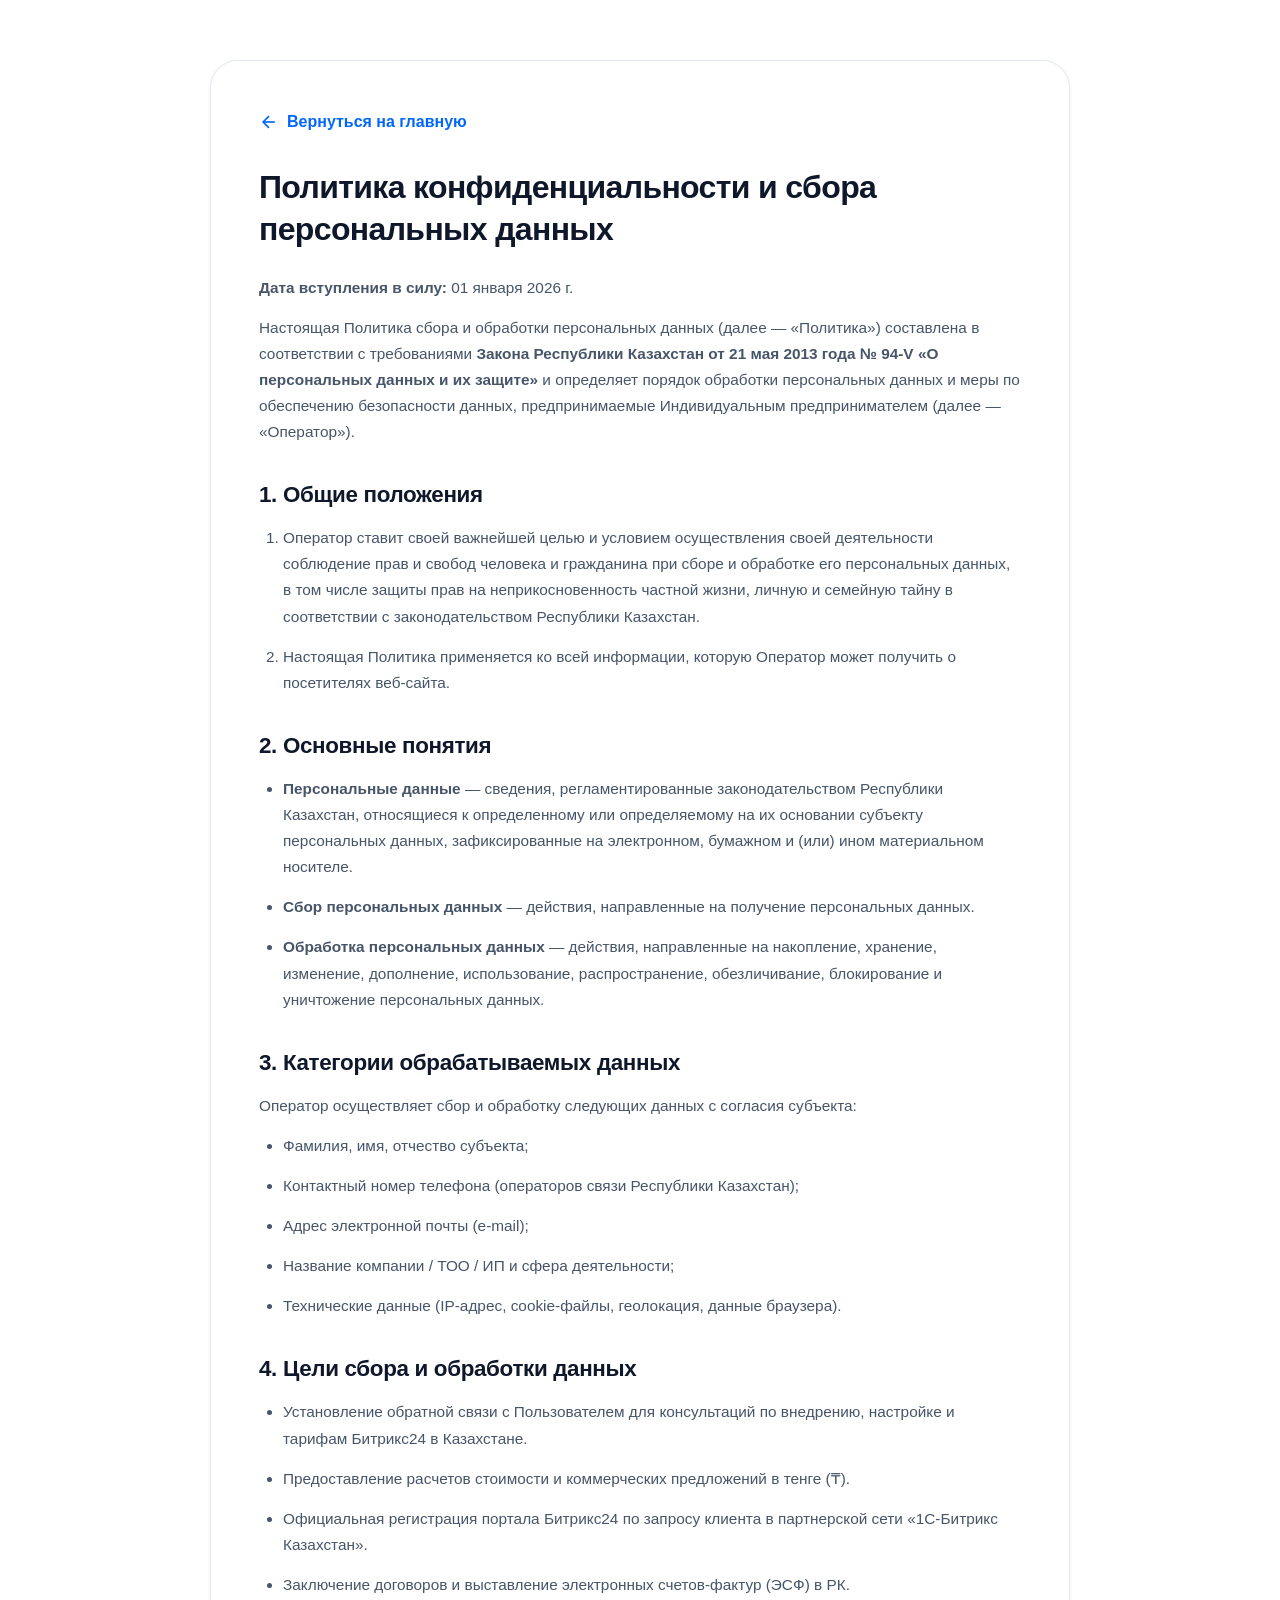
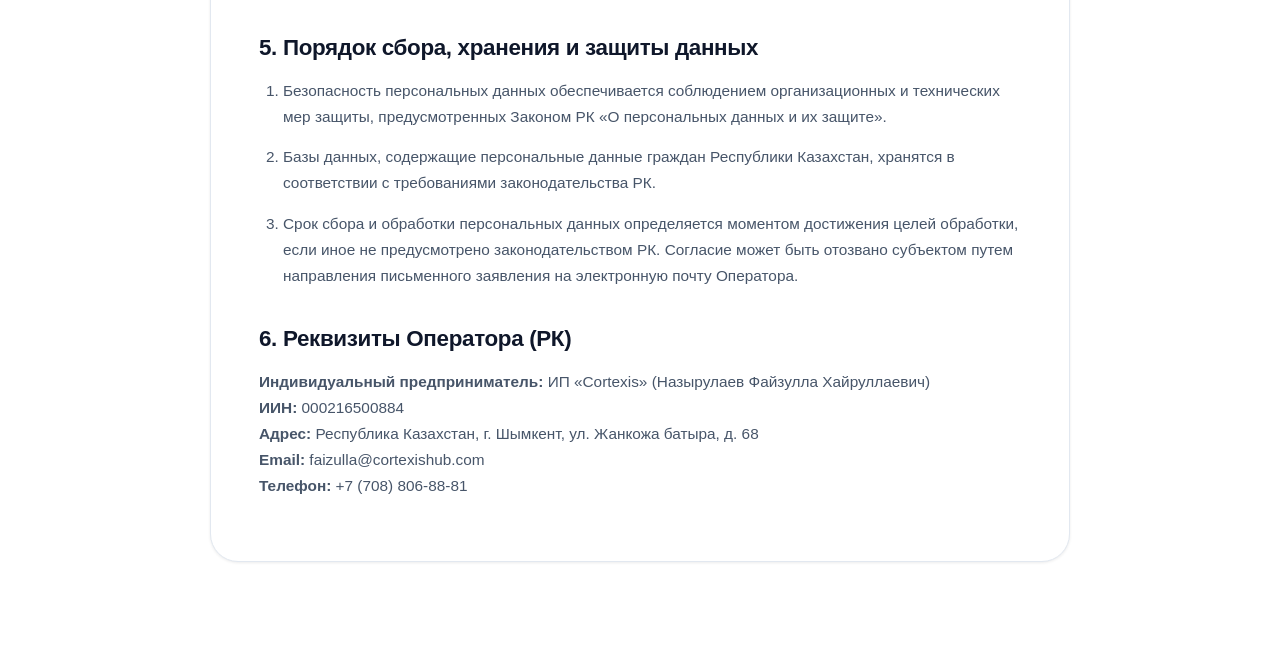
<file: privacy.html>
<!DOCTYPE html>
<html lang="ru">
<head>
  <meta charset="UTF-8">
  <meta name="viewport" content="width=device-width, initial-scale=1.0">
  <title>Политика конфиденциальности и сбора персональных данных (Закон РК № 94-V)</title>
  <link rel="stylesheet" href="styles.css">
  <!-- Favicon and Brand Icons -->
  <link rel="icon" type="image/svg+xml" href="favicon.svg?v=2">
  <link rel="icon" type="image/png" sizes="32x32" href="favicon-32x32.png?v=2">
  <link rel="icon" type="image/png" sizes="16x16" href="favicon-16x16.png?v=2">
  <link rel="apple-touch-icon" sizes="180x180" href="apple-touch-icon.png?v=2">
  <link rel="shortcut icon" href="favicon.ico?v=2">
  <meta name="theme-color" content="#080e21">
  <style>
    .legal-page {
      padding: 60px 0 100px 0;
      background: var(--white);
    }
    .legal-content {
      max-width: 860px;
      margin: 0 auto;
      background: var(--white);
      padding: 48px;
      border: 1px solid var(--gray-200);
      border-radius: var(--radius-xl);
      box-shadow: var(--shadow-sm);
    }
    .legal-content h1 {
      font-size: 2rem;
      margin-bottom: 24px;
      line-height: 1.3;
    }
    .legal-content h2 {
      text-align: left;
      font-size: 1.4rem;
      margin: 36px 0 16px 0;
    }
    .legal-content p, .legal-content li {
      font-size: 0.96rem;
      color: var(--gray-600);
      line-height: 1.7;
      margin-bottom: 14px;
    }
    .legal-content ul, .legal-content ol {
      padding-left: 24px;
      margin-bottom: 20px;
    }
    .back-nav {
      margin-bottom: 28px;
    }
    .back-nav a {
      display: inline-flex;
      align-items: center;
      gap: 8px;
      color: var(--primary);
      font-weight: 600;
    }
  </style>
</head>
<body>
  <div class="legal-page">
    <div class="container">
      <div class="legal-content">
        <div class="back-nav">
          <a href="index.html">
            <svg width="20" height="20" viewBox="0 0 24 24" fill="none" stroke="currentColor" stroke-width="2">
              <line x1="19" y1="12" x2="5" y2="12"></line>
              <polyline points="12 19 5 12 12 5"></polyline>
            </svg>
            Вернуться на главную
          </a>
        </div>

        <h1>Политика конфиденциальности и сбора персональных данных</h1>
        <p><strong>Дата вступления в силу:</strong> 01 января 2026 г.</p>

        <p>
          Настоящая Политика сбора и обработки персональных данных (далее — «Политика») составлена в соответствии с требованиями <strong>Закона Республики Казахстан от 21 мая 2013 года № 94-V «О персональных данных и их защите»</strong> и определяет порядок обработки персональных данных и меры по обеспечению безопасности данных, предпринимаемые Индивидуальным предпринимателем (далее — «Оператор»).
        </p>

        <h2>1. Общие положения</h2>
        <ol>
          <li>Оператор ставит своей важнейшей целью и условием осуществления своей деятельности соблюдение прав и свобод человека и гражданина при сборе и обработке его персональных данных, в том числе защиты прав на неприкосновенность частной жизни, личную и семейную тайну в соответствии с законодательством Республики Казахстан.</li>
          <li>Настоящая Политика применяется ко всей информации, которую Оператор может получить о посетителях веб-сайта.</li>
        </ol>

        <h2>2. Основные понятия</h2>
        <ul>
          <li><strong>Персональные данные</strong> — сведения, регламентированные законодательством Республики Казахстан, относящиеся к определенному или определяемому на их основании субъекту персональных данных, зафиксированные на электронном, бумажном и (или) ином материальном носителе.</li>
          <li><strong>Сбор персональных данных</strong> — действия, направленные на получение персональных данных.</li>
          <li><strong>Обработка персональных данных</strong> — действия, направленные на накопление, хранение, изменение, дополнение, использование, распространение, обезличивание, блокирование и уничтожение персональных данных.</li>
        </ul>

        <h2>3. Категории обрабатываемых данных</h2>
        <p>Оператор осуществляет сбор и обработку следующих данных с согласия субъекта:</p>
        <ul>
          <li>Фамилия, имя, отчество субъекта;</li>
          <li>Контактный номер телефона (операторов связи Республики Казахстан);</li>
          <li>Адрес электронной почты (e-mail);</li>
          <li>Название компании / ТОО / ИП и сфера деятельности;</li>
          <li>Технические данные (IP-адрес, cookie-файлы, геолокация, данные браузера).</li>
        </ul>

        <h2>4. Цели сбора и обработки данных</h2>
        <ul>
          <li>Установление обратной связи с Пользователем для консультаций по внедрению, настройке и тарифам Битрикс24 в Казахстане.</li>
          <li>Предоставление расчетов стоимости и коммерческих предложений в тенге (₸).</li>
          <li>Официальная регистрация портала Битрикс24 по запросу клиента в партнерской сети «1С-Битрикс Казахстан».</li>
          <li>Заключение договоров и выставление электронных счетов-фактур (ЭСФ) в РК.</li>
        </ul>

        <h2>5. Порядок сбора, хранения и защиты данных</h2>
        <ol>
          <li>Безопасность персональных данных обеспечивается соблюдением организационных и технических мер защиты, предусмотренных Законом РК «О персональных данных и их защите».</li>
          <li>Базы данных, содержащие персональные данные граждан Республики Казахстан, хранятся в соответствии с требованиями законодательства РК.</li>
          <li>Срок сбора и обработки персональных данных определяется моментом достижения целей обработки, если иное не предусмотрено законодательством РК. Согласие может быть отозвано субъектом путем направления письменного заявления на электронную почту Оператора.</li>
        </ol>

        <h2>6. Реквизиты Оператора (РК)</h2>
        <p>
          <strong>Индивидуальный предприниматель:</strong> ИП «Cortexis» (Назырулаев Файзулла Хайруллаевич)<br>
          <strong>ИИН:</strong> 000216500884<br>
          <strong>Адрес:</strong> Республика Казахстан, г. Шымкент, ул. Жанкожа батыра, д. 68<br>
          <strong>Email:</strong> faizulla@cortexishub.com<br>
          <strong>Телефон:</strong> +7 (708) 806-88-81
        </p>
      </div>
    </div>
  </div>
</body>
</html>
</file>
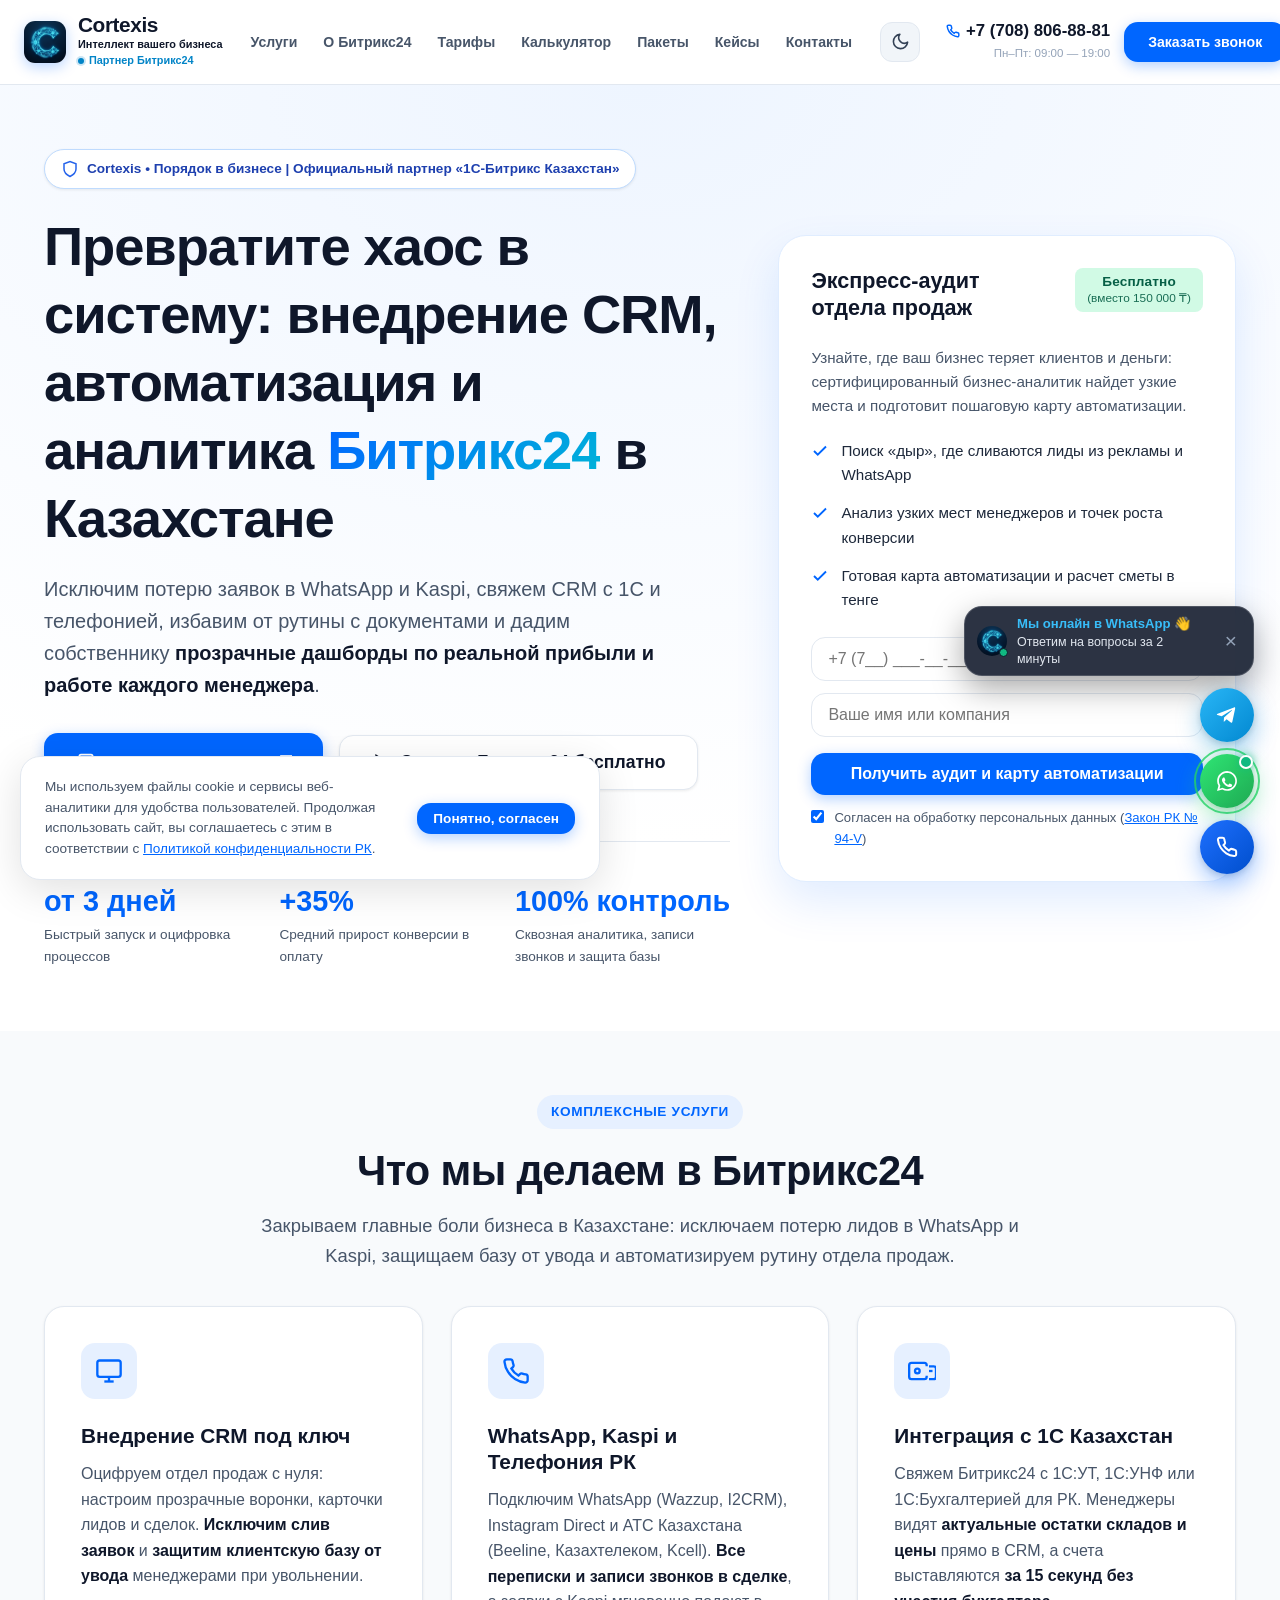
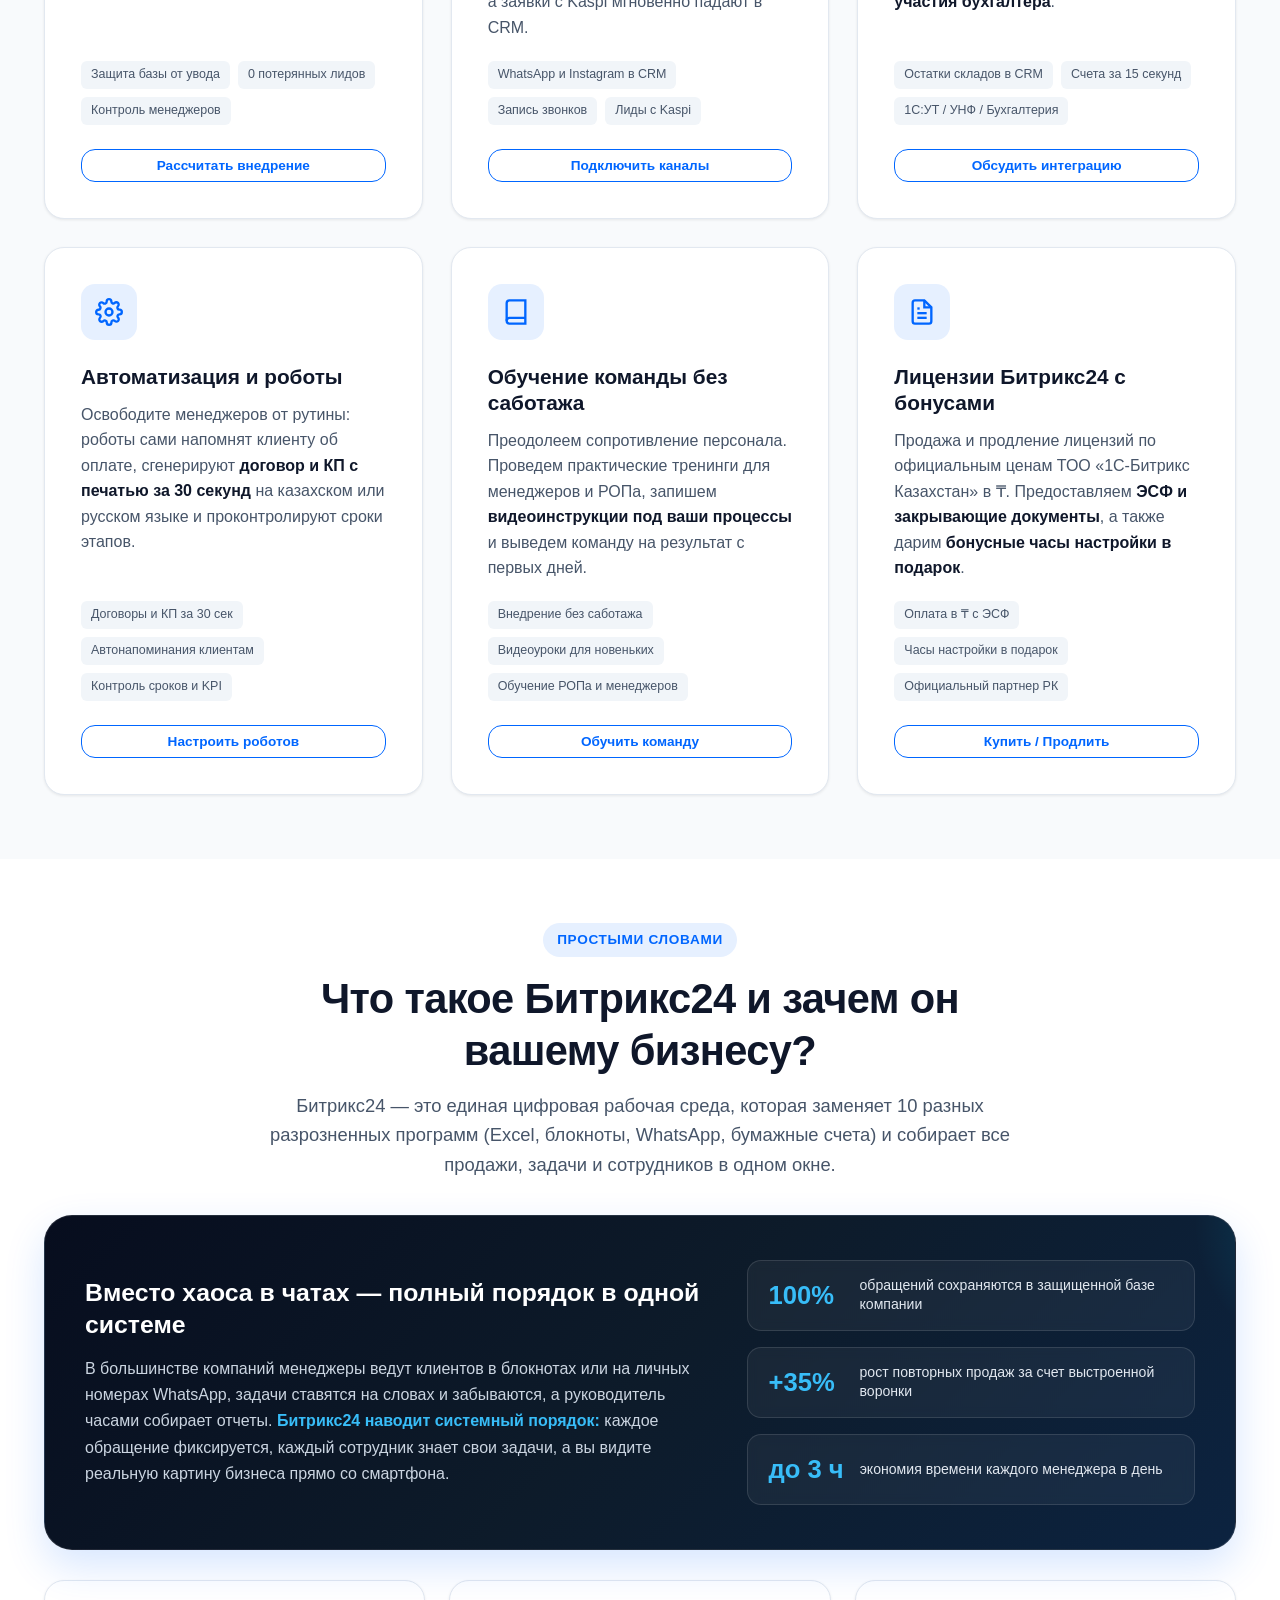
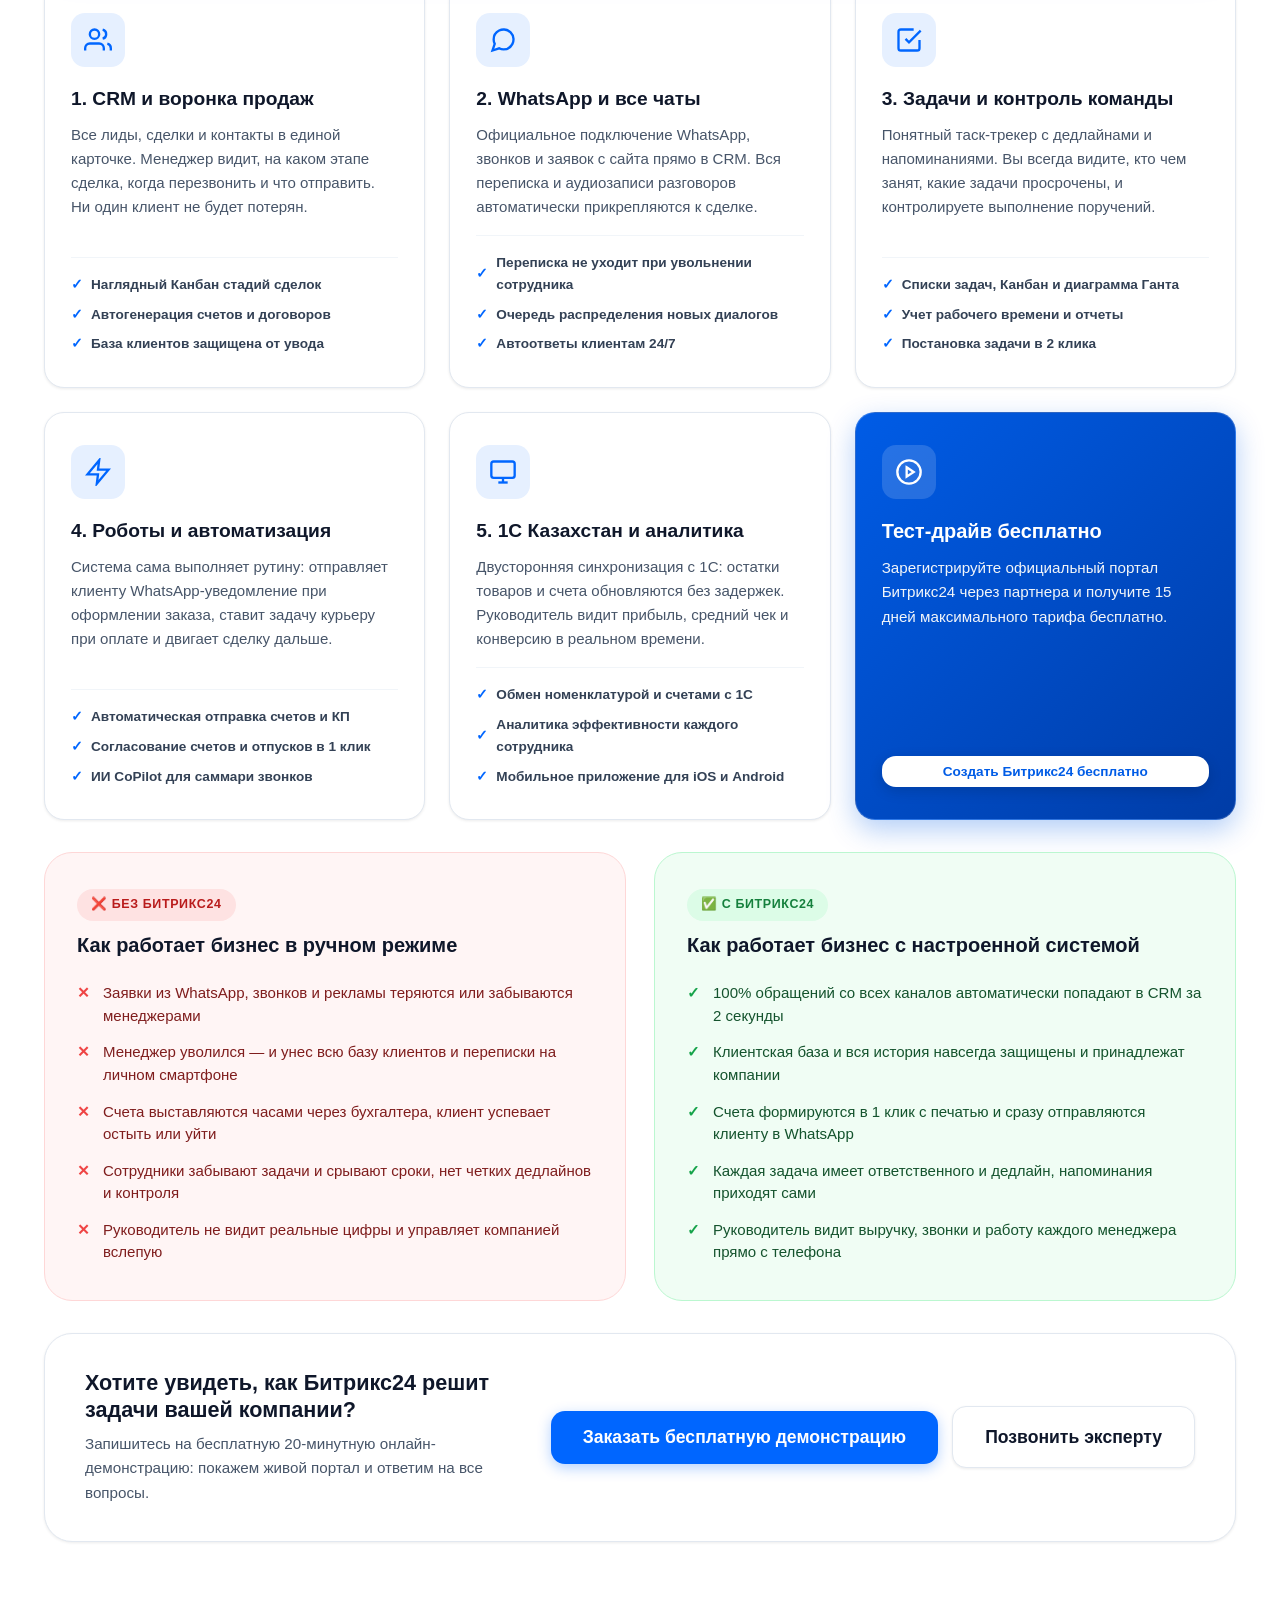
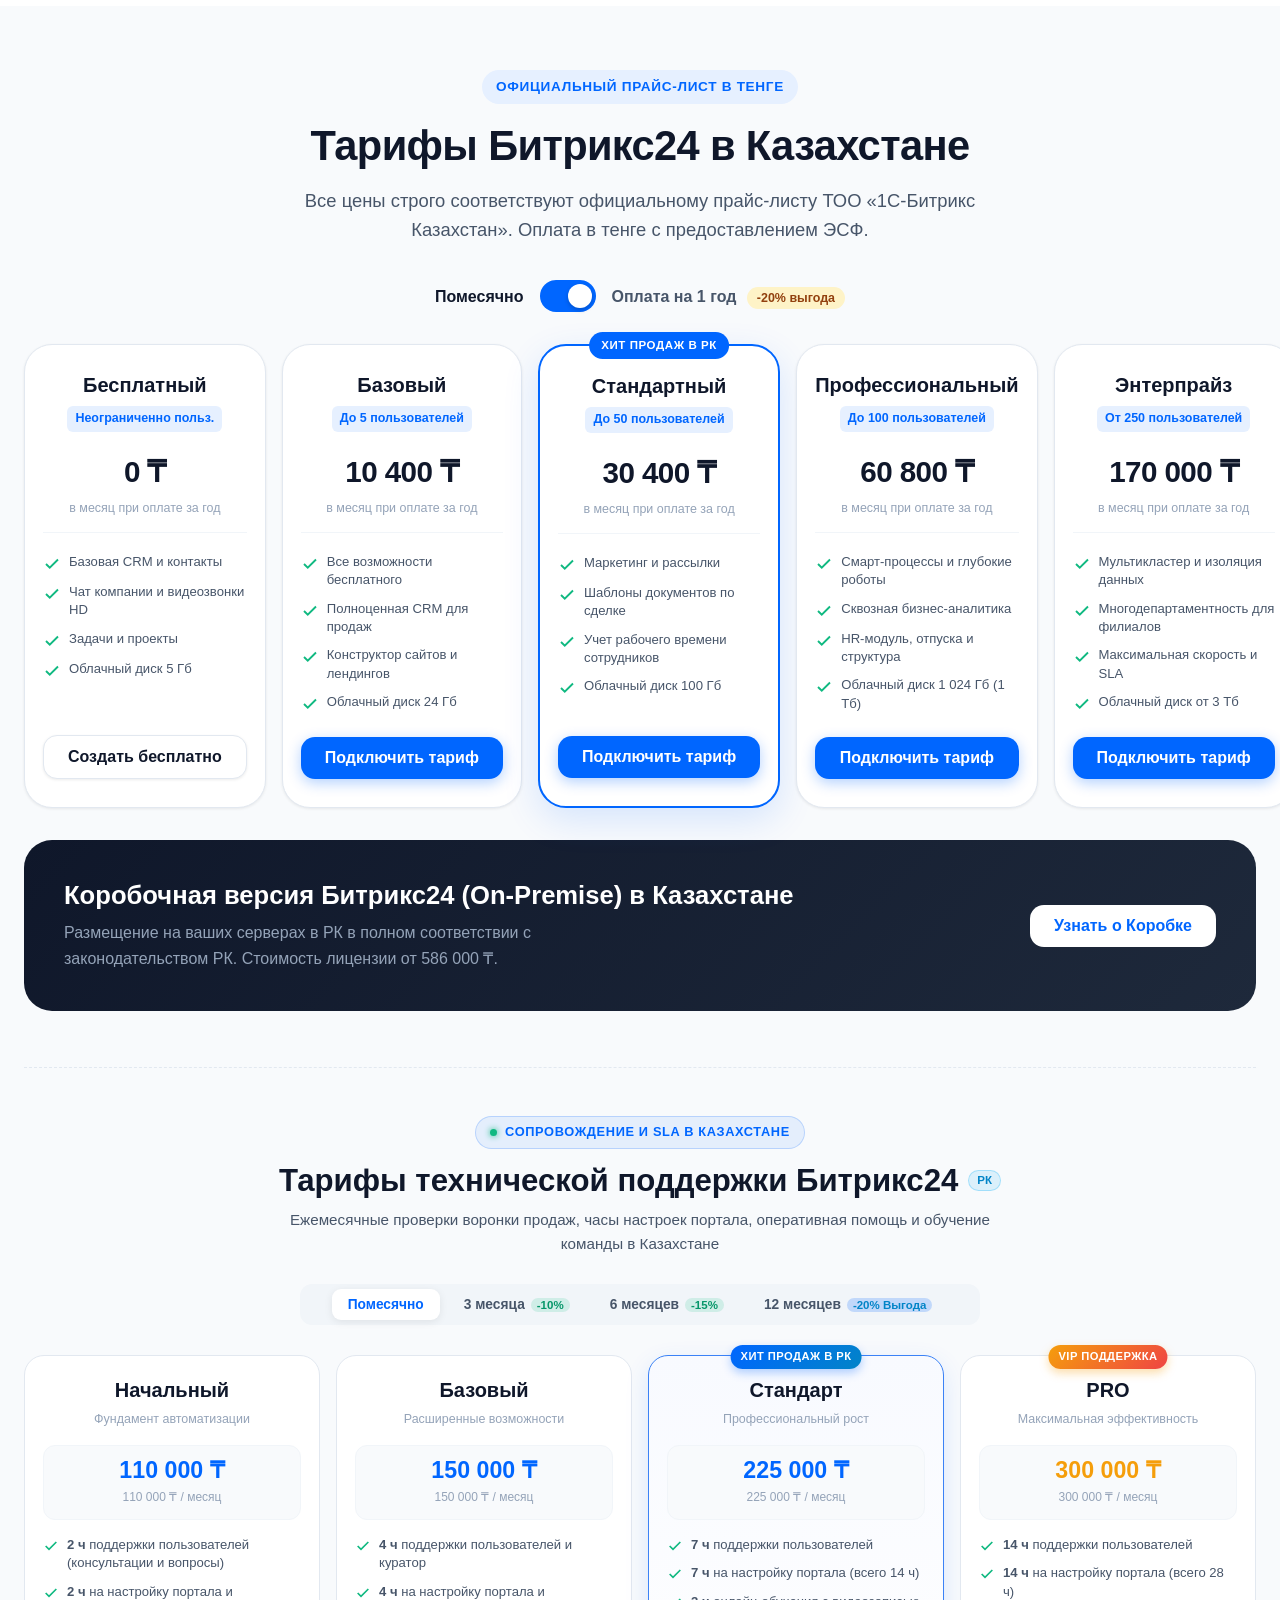
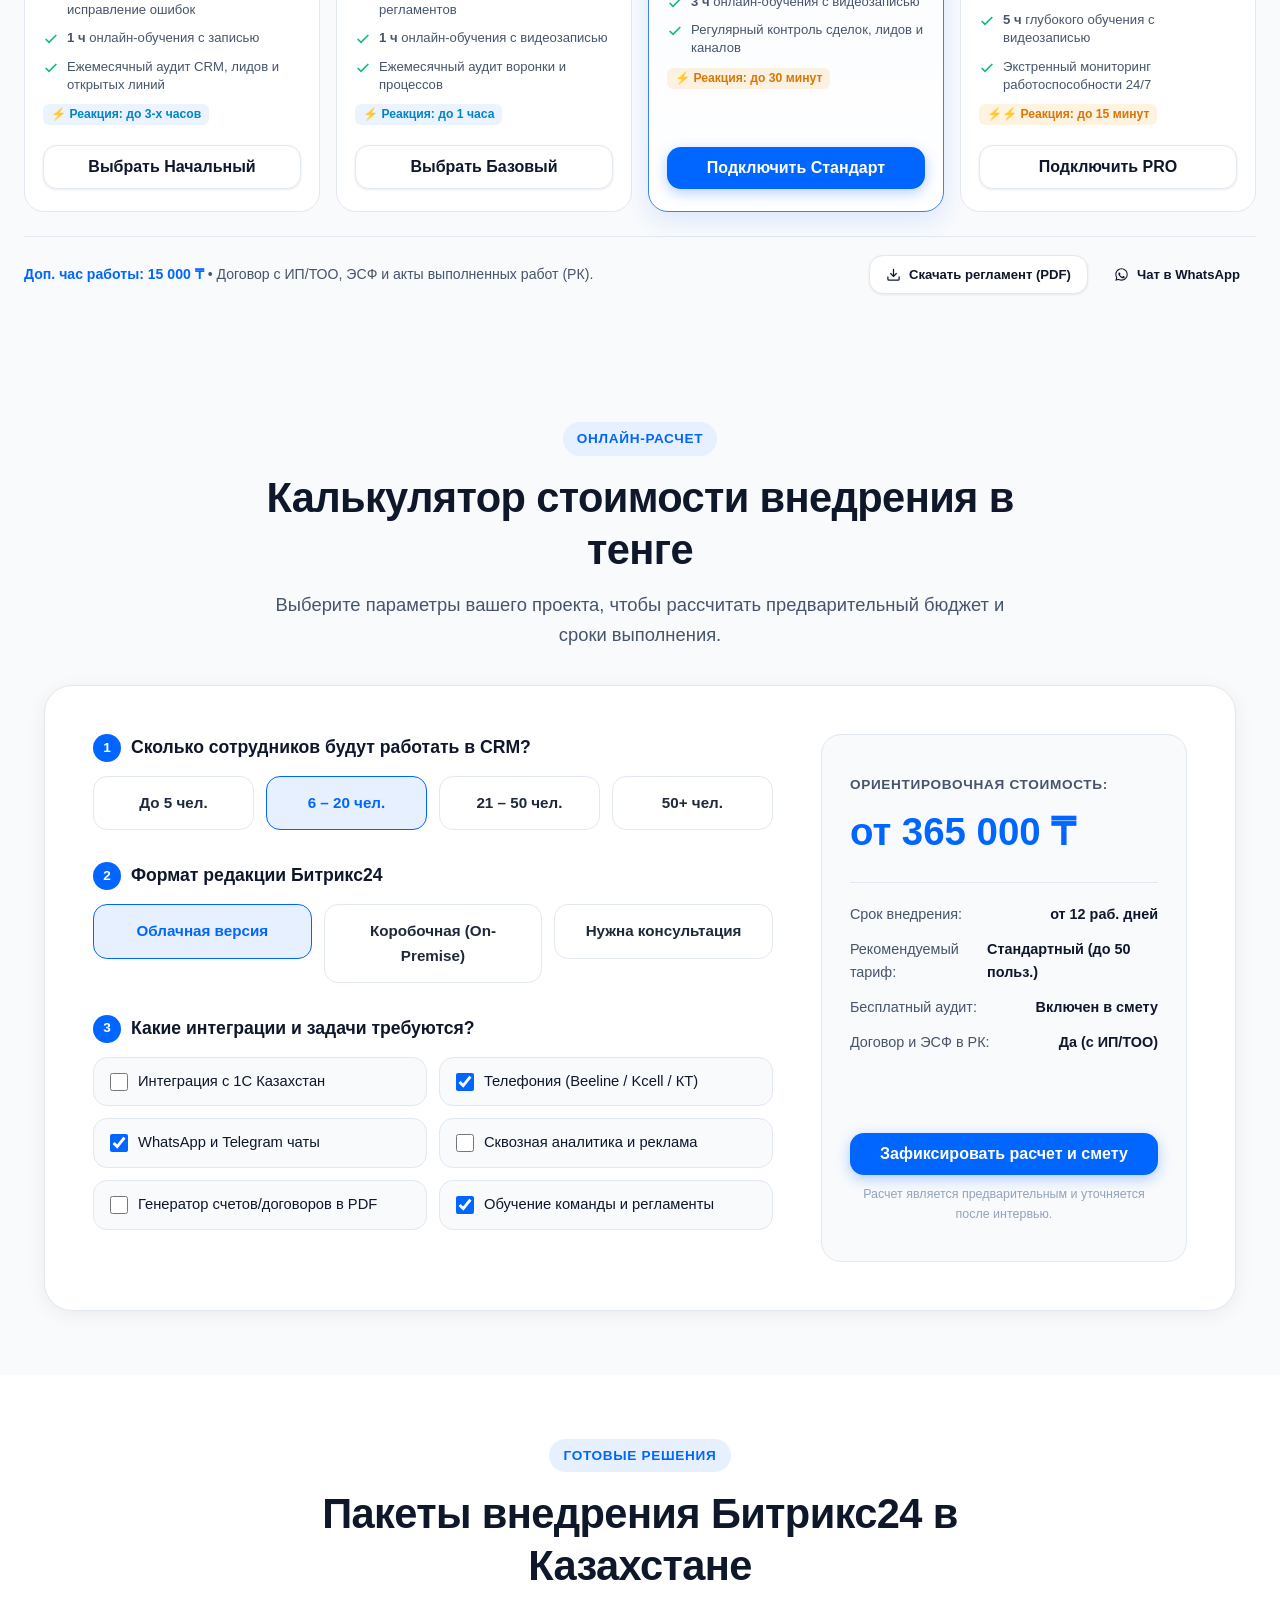
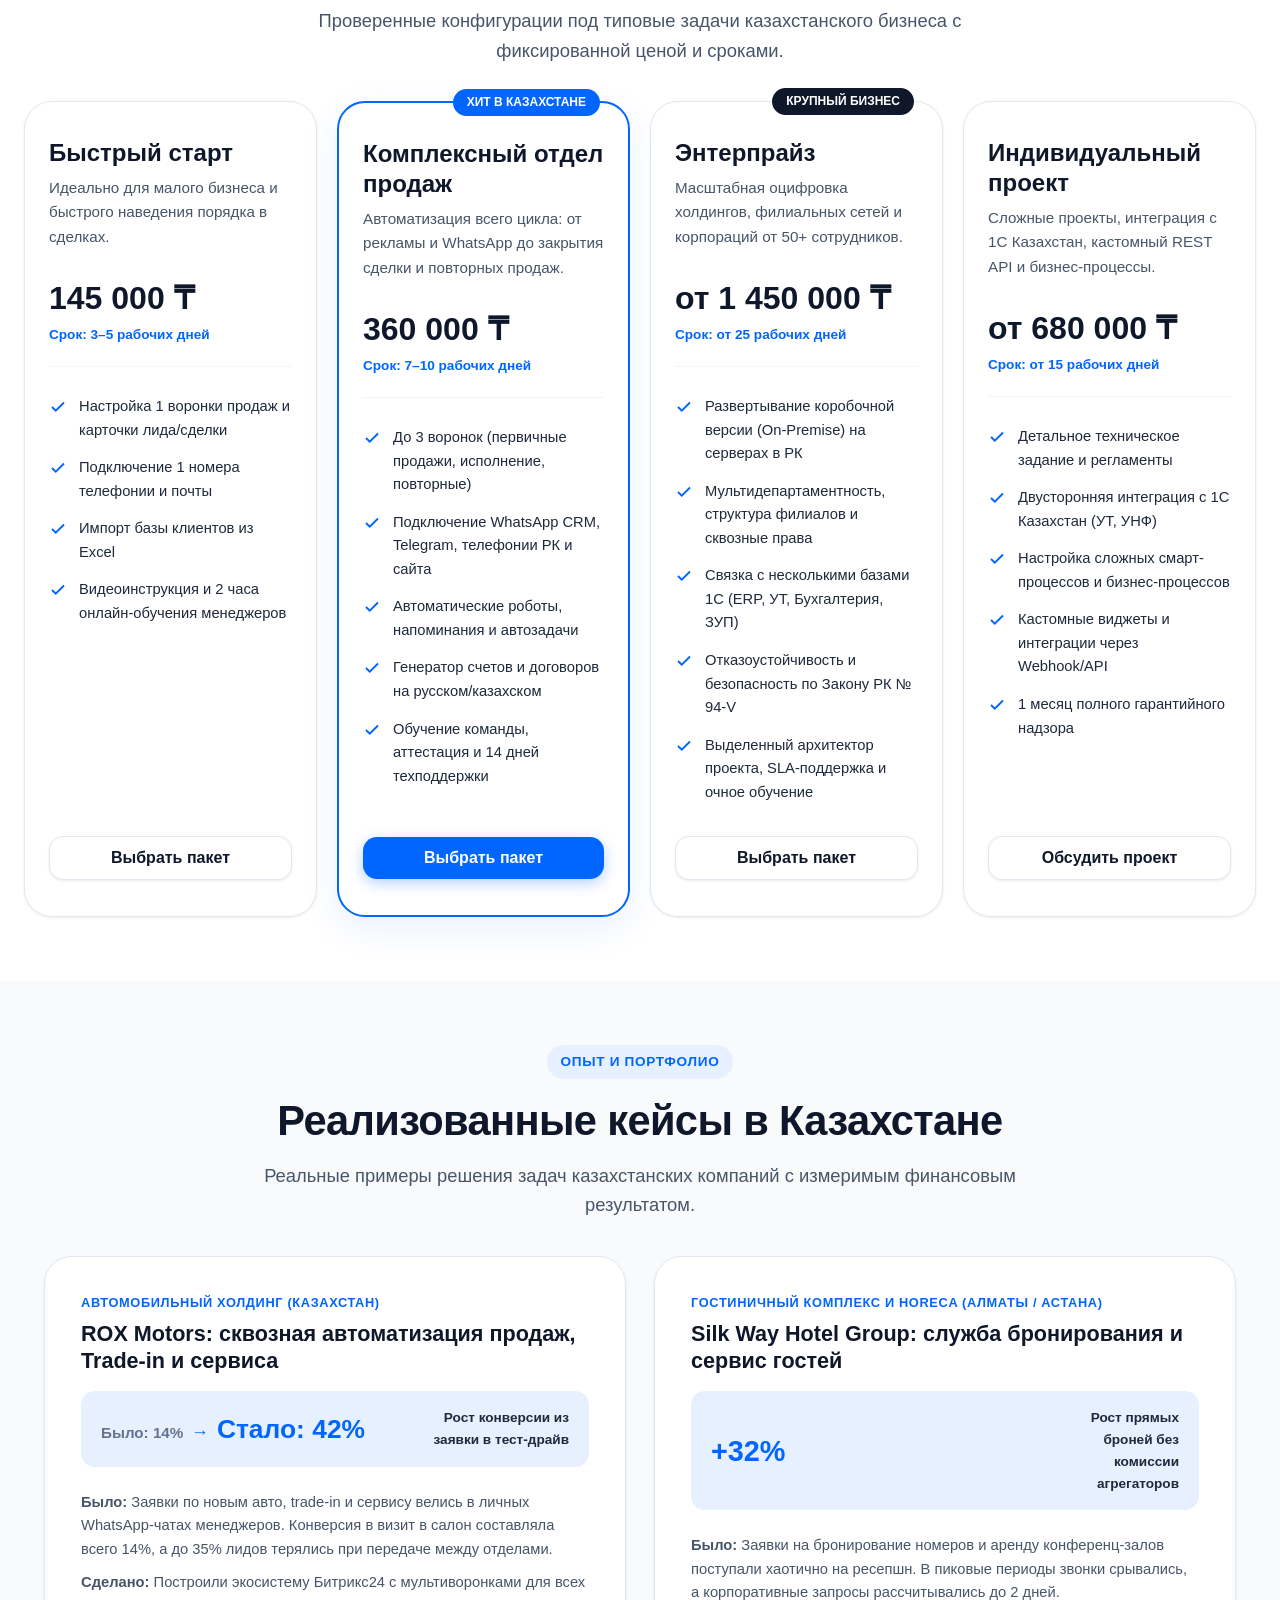
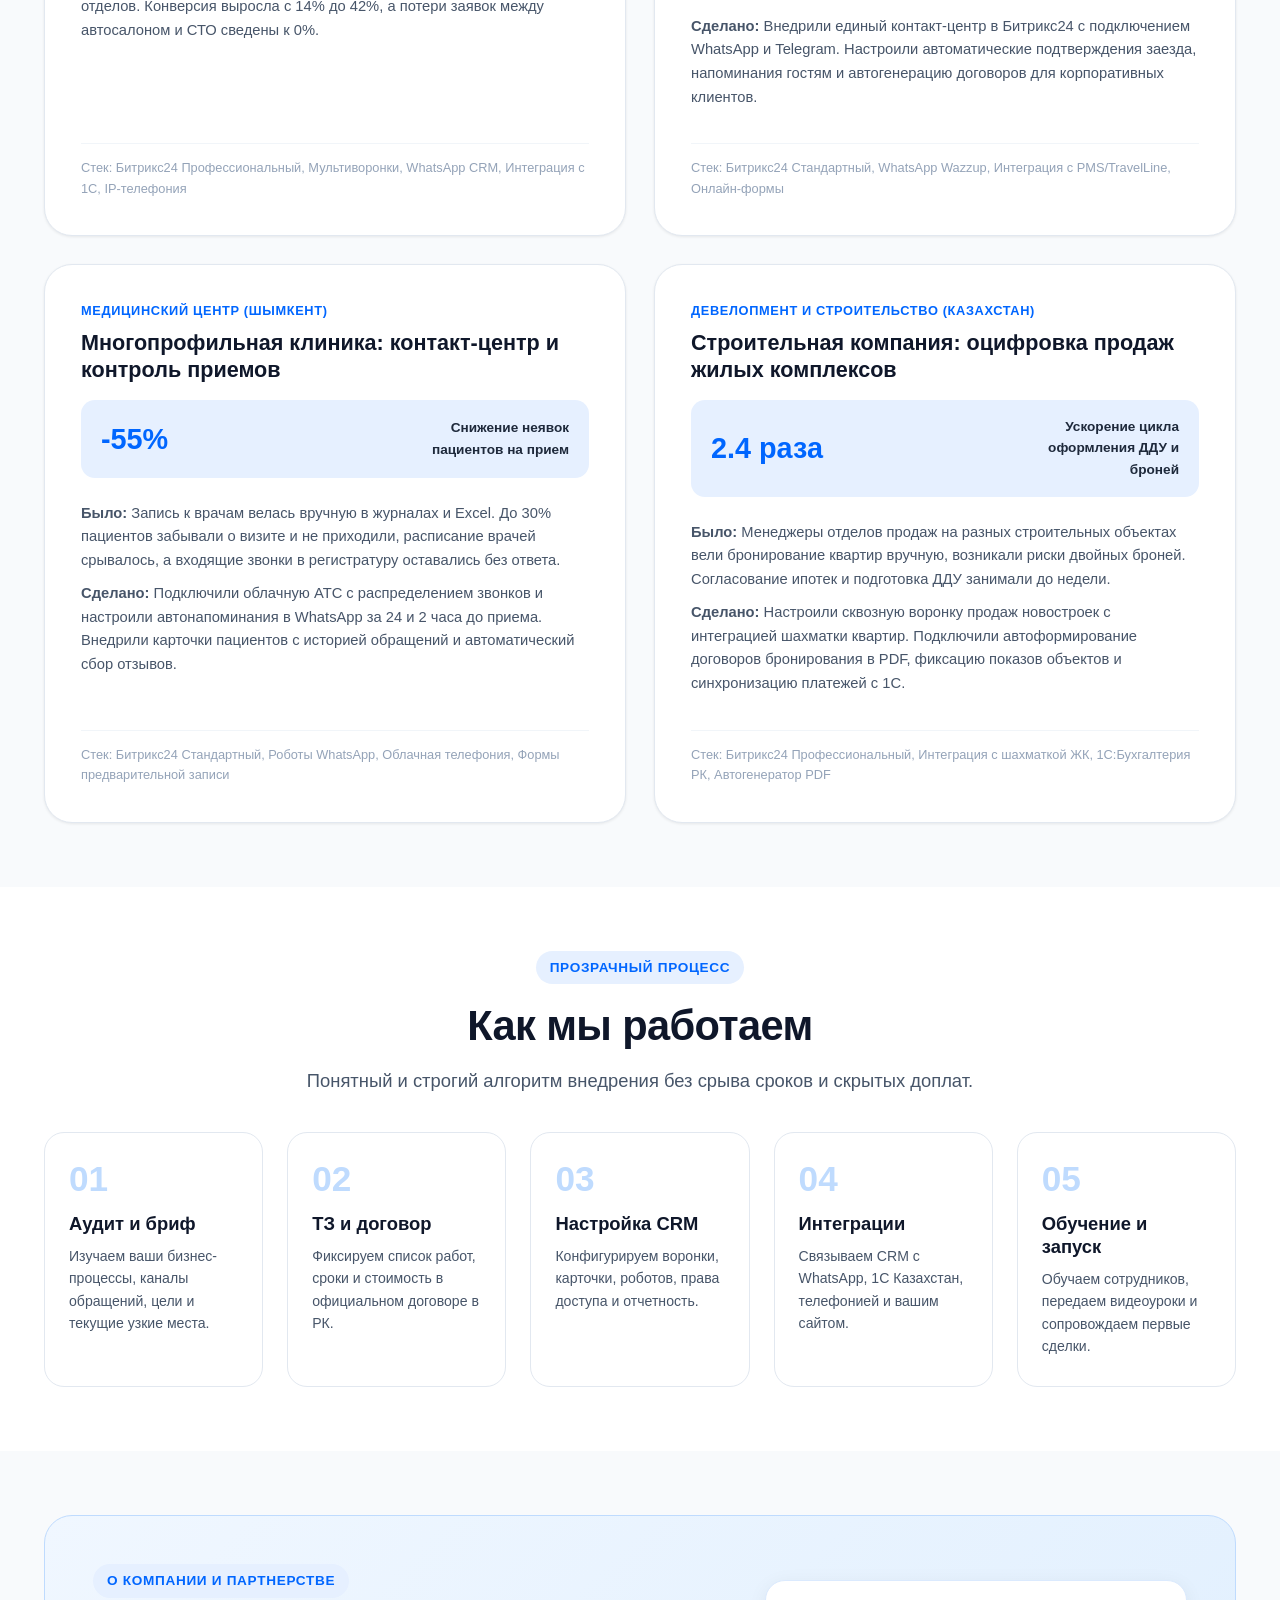
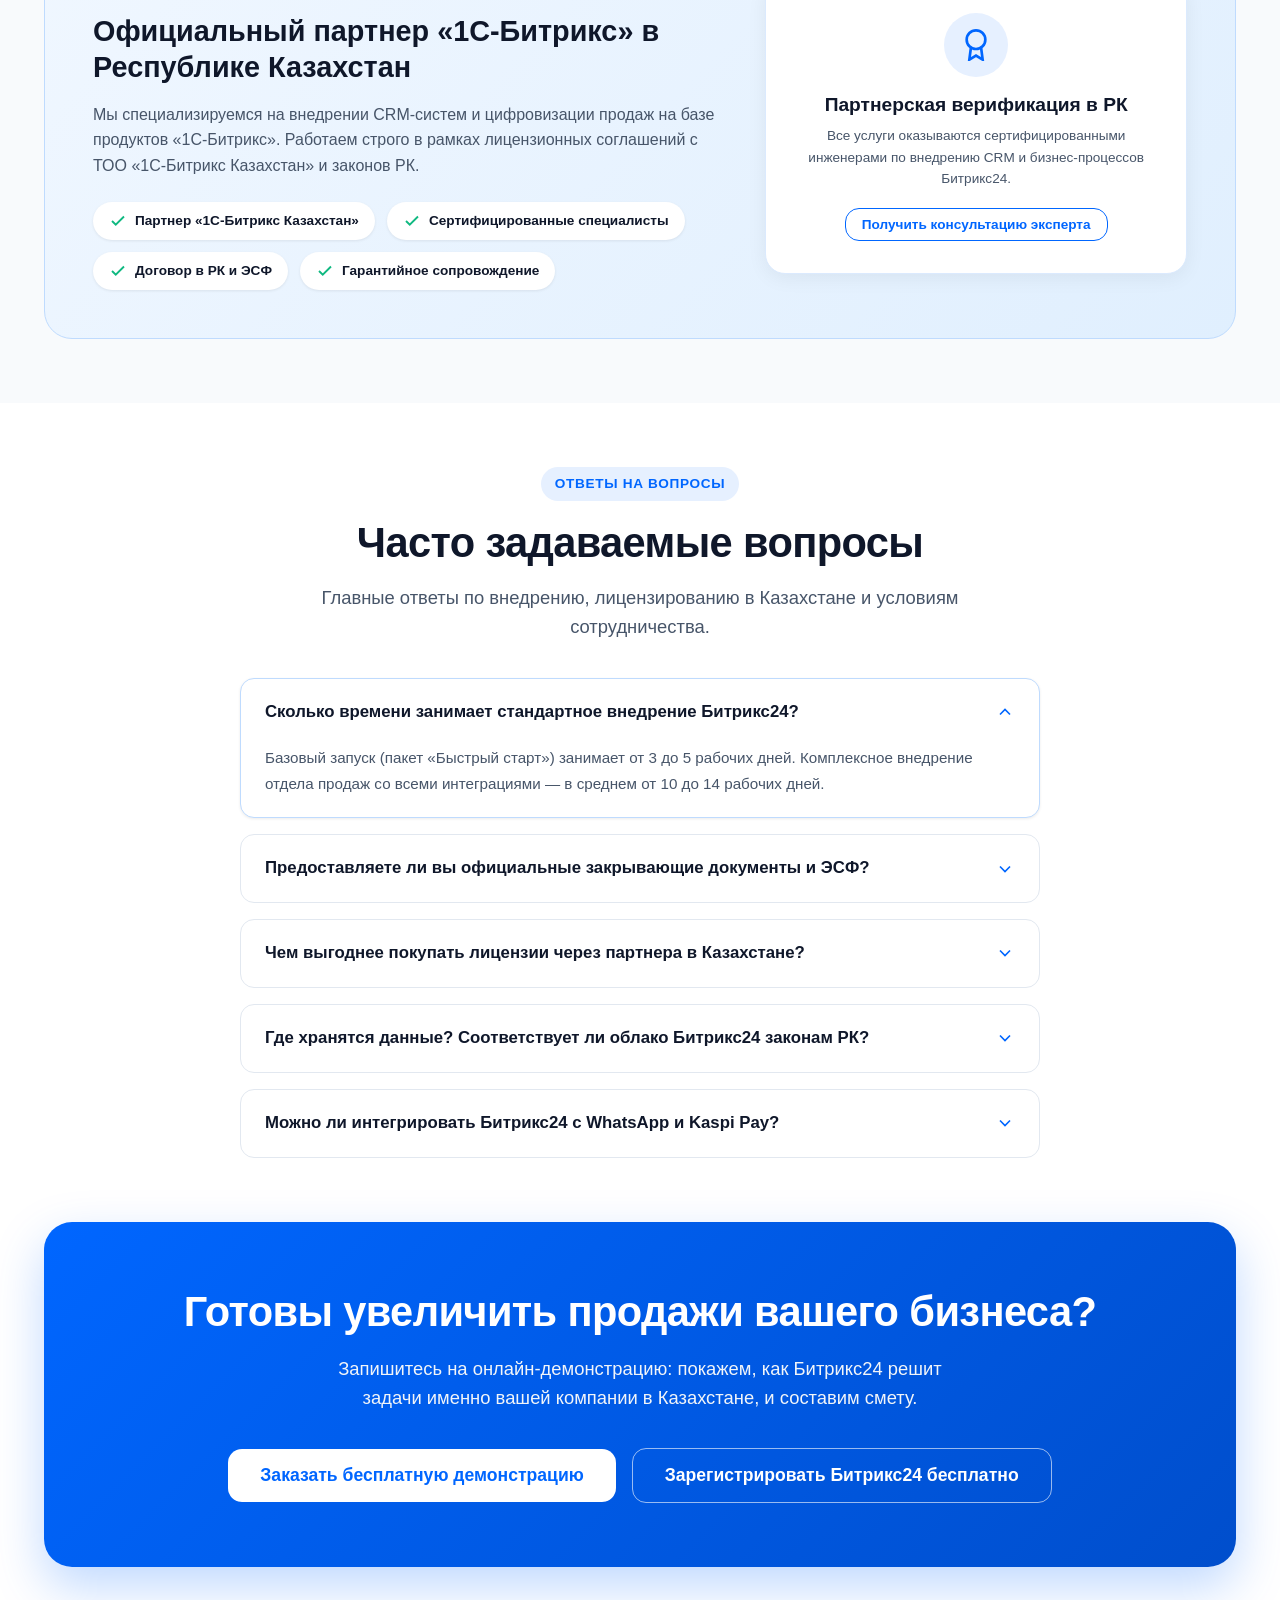
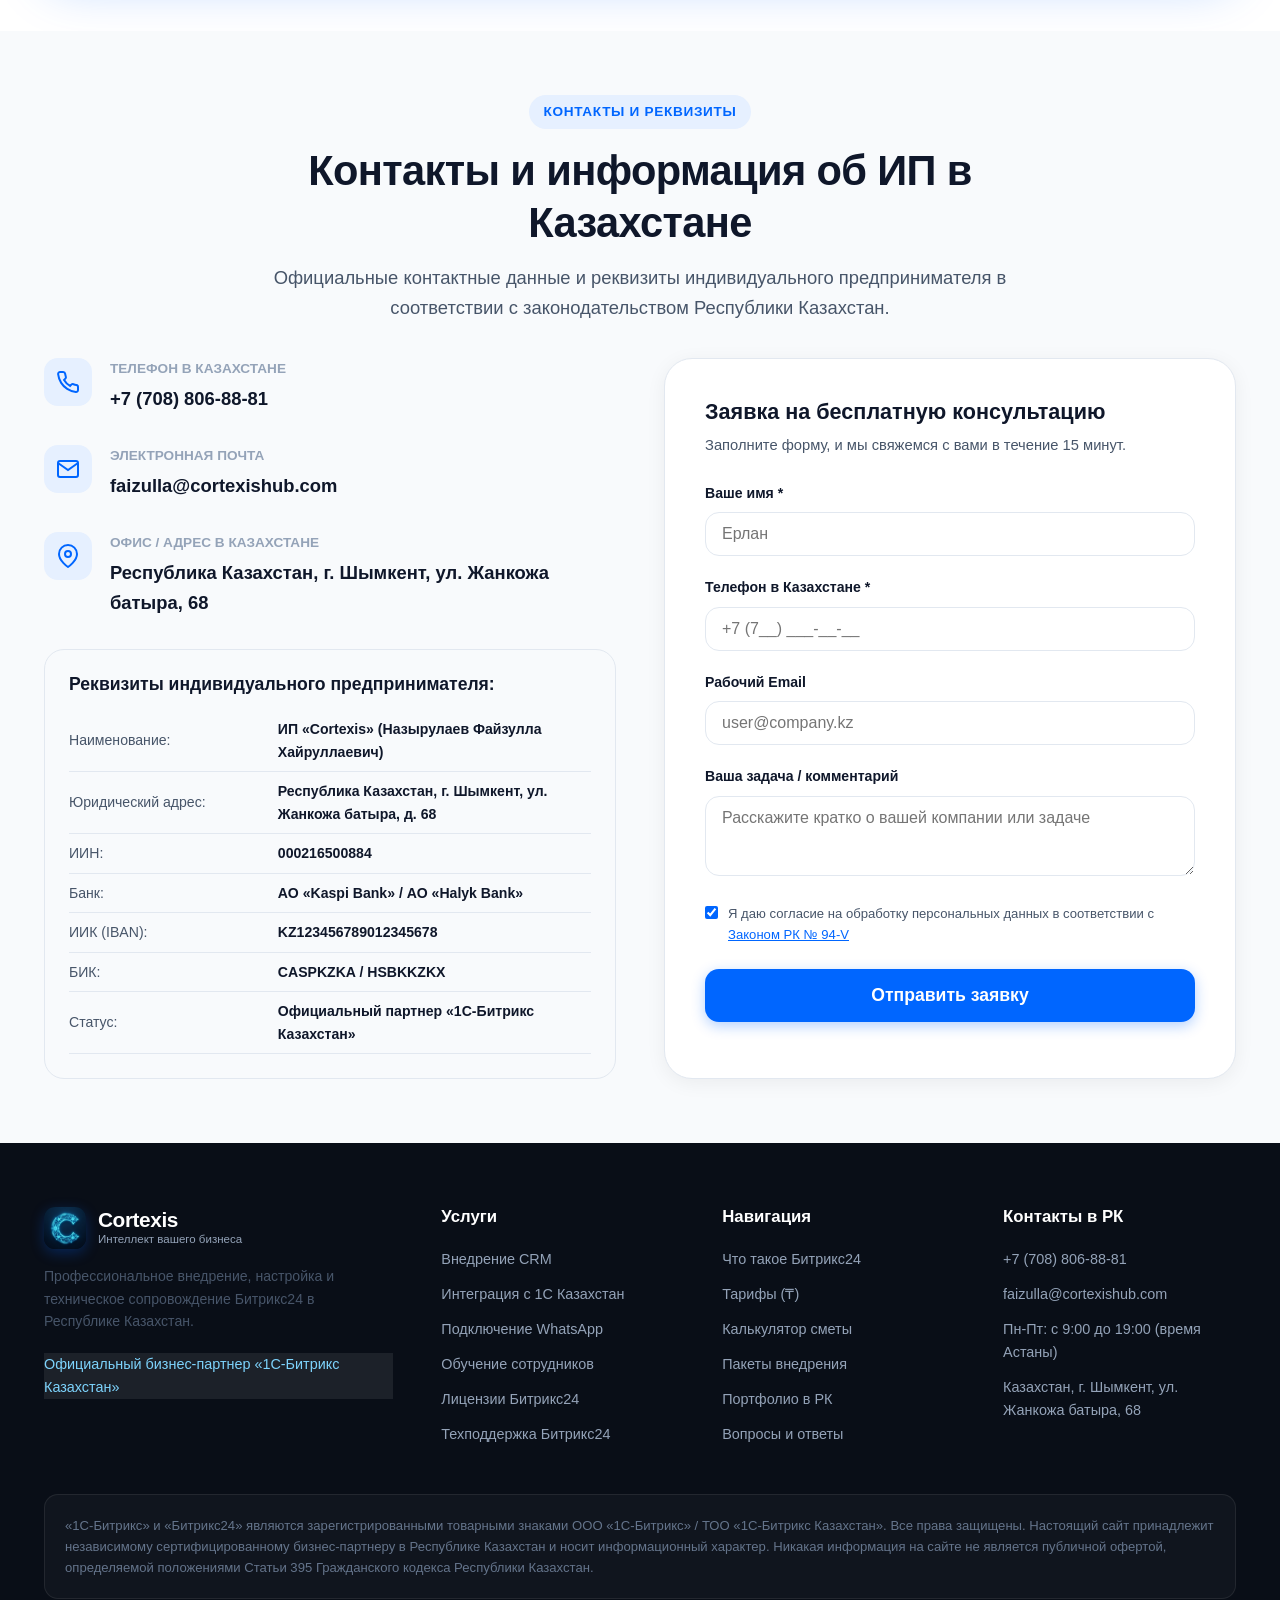
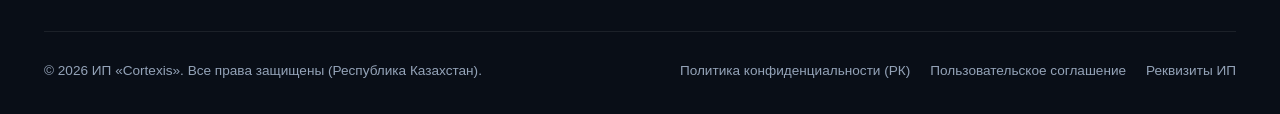
<file: tariffs-support.html>
<!DOCTYPE html>
<html lang="ru">
<head>
  <meta charset="UTF-8">
  <meta name="viewport" content="width=device-width, initial-scale=1.0">
  <meta http-equiv="refresh" content="0; url=/#support">
  <script>
    // Seamless redirect to in-page popup modal on the main page
    if (window.location.pathname.includes('tariffs-support')) {
      window.location.replace('/#support');
    }
  </script>
  <title>Тарифы технической поддержки Битрикс24 — Cortexis Казахстан</title>
  <link rel="icon" type="image/svg+xml" href="favicon.svg">
  <style>
    :root {
      --bg-dark: #060c1a;
      --bg-card: rgba(14, 25, 48, 0.82);
      --bg-card-inner: rgba(255, 255, 255, 0.04);
      --border-card: rgba(56, 189, 248, 0.22);
      --border-card-hover: rgba(56, 189, 248, 0.5);
      --primary: #0066ff;
      --primary-glow: rgba(0, 102, 255, 0.35);
      --cyan: #38bdf8;
      --cyan-glow: rgba(56, 189, 248, 0.35);
      --emerald: #10b981;
      --emerald-glow: rgba(16, 185, 129, 0.25);
      --amber: #f59e0b;
      --text-white: #ffffff;
      --text-muted: #94a3b8;
      --text-dim: #cbd5e1;
      --font-main: -apple-system, BlinkMacSystemFont, "Segoe UI", Roboto, "Helvetica Neue", Arial, sans-serif;
    }

    * {
      box-sizing: border-box;
      margin: 0;
      padding: 0;
    }

    body {
      font-family: var(--font-main);
      background-color: var(--bg-dark);
      background-image: 
        radial-gradient(circle at 15% 20%, rgba(0, 102, 255, 0.18) 0%, transparent 45%),
        radial-gradient(circle at 85% 75%, rgba(56, 189, 248, 0.15) 0%, transparent 50%),
        radial-gradient(circle at 50% 50%, rgba(13, 27, 62, 0.5) 0%, transparent 100%);
      background-attachment: fixed;
      color: var(--text-white);
      line-height: 1.5;
      -webkit-font-smoothing: antialiased;
      padding: 24px 16px 60px 16px;
    }

    /* Fixed Top Navigation Bar (Hidden when printing) */
    .top-toolbar {
      position: sticky;
      top: 12px;
      z-index: 100;
      max-width: 1400px;
      margin: 0 auto 24px auto;
      background: rgba(10, 19, 39, 0.88);
      backdrop-filter: blur(16px);
      -webkit-backdrop-filter: blur(16px);
      border: 1px solid rgba(56, 189, 248, 0.3);
      border-radius: 14px;
      padding: 10px 20px;
      display: flex;
      align-items: center;
      justify-content: space-between;
      box-shadow: 0 10px 30px rgba(0, 0, 0, 0.4);
    }

    .top-toolbar__brand {
      display: flex;
      align-items: center;
      gap: 12px;
      text-decoration: none;
      color: #fff;
    }

    .brand-logo-badge {
      width: 34px;
      height: 34px;
      background: linear-gradient(135deg, #0066ff, #00d2ff);
      border-radius: 9px;
      display: flex;
      align-items: center;
      justify-content: center;
      font-weight: 800;
      font-size: 1.1rem;
      color: #fff;
      box-shadow: 0 0 14px rgba(0, 210, 255, 0.45);
    }

    .top-toolbar__actions {
      display: flex;
      align-items: center;
      gap: 12px;
    }

    .btn {
      display: inline-flex;
      align-items: center;
      gap: 8px;
      padding: 8px 16px;
      border-radius: 9px;
      font-weight: 600;
      font-size: 0.88rem;
      text-decoration: none;
      cursor: pointer;
      border: none;
      transition: all 0.2s ease;
    }

    .btn--primary {
      background: linear-gradient(135deg, #0066ff, #0284c7);
      color: #fff;
      box-shadow: 0 4px 14px rgba(0, 102, 255, 0.4);
    }

    .btn--primary:hover {
      box-shadow: 0 6px 20px rgba(0, 102, 255, 0.6);
      transform: translateY(-1px);
    }

    .btn--wa {
      background: linear-gradient(135deg, #25D366, #128C7E);
      color: #fff;
      box-shadow: 0 4px 14px rgba(37, 211, 102, 0.35);
    }

    .btn--wa:hover {
      box-shadow: 0 6px 20px rgba(37, 211, 102, 0.55);
      transform: translateY(-1px);
    }

    .btn--outline {
      background: rgba(255, 255, 255, 0.06);
      border: 1px solid rgba(255, 255, 255, 0.2);
      color: #e2e8f0;
    }

    .btn--outline:hover {
      background: rgba(255, 255, 255, 0.12);
      border-color: #38bdf8;
      color: #fff;
    }

    /* Presentation Wrapper */
    .deck-container {
      max-width: 1400px;
      margin: 0 auto;
      display: flex;
      flex-direction: column;
      gap: 36px;
    }

    /* Single Slide (16:9 Aspect Ratio on Desktop) */
    .slide {
      background: linear-gradient(145deg, rgba(12, 22, 44, 0.95) 0%, rgba(7, 14, 29, 0.98) 100%);
      border: 1px solid var(--border-card);
      border-radius: 24px;
      padding: 40px 48px;
      box-shadow: 0 20px 50px rgba(0, 0, 0, 0.55), inset 0 1px 0 rgba(255, 255, 255, 0.08);
      position: relative;
      overflow: hidden;
    }

    .slide::before {
      content: "";
      position: absolute;
      top: -30%;
      right: -15%;
      width: 400px;
      height: 400px;
      background: radial-gradient(circle, rgba(0, 102, 255, 0.14) 0%, transparent 70%);
      border-radius: 50%;
      pointer-events: none;
    }

    /* Cover Slide */
    .slide--cover {
      display: flex;
      flex-direction: column;
      justify-content: space-between;
      min-height: 580px;
      background: linear-gradient(135deg, rgba(9, 18, 38, 0.98) 0%, rgba(6, 12, 24, 0.98) 100%);
      border-color: rgba(56, 189, 248, 0.35);
    }

    .cover-header {
      display: flex;
      align-items: center;
      justify-content: space-between;
      border-bottom: 1px solid rgba(255, 255, 255, 0.1);
      padding-bottom: 24px;
    }

    .cover-brand {
      display: flex;
      align-items: center;
      gap: 16px;
    }

    .cover-brand__title {
      font-size: 1.8rem;
      font-weight: 800;
      letter-spacing: -0.02em;
      background: linear-gradient(90deg, #ffffff 40%, #38bdf8 100%);
      -webkit-background-clip: text;
      -webkit-text-fill-color: transparent;
    }

    .cover-brand__slogan {
      font-size: 0.88rem;
      color: var(--cyan);
      font-weight: 600;
    }

    .partner-pill {
      display: inline-flex;
      align-items: center;
      gap: 8px;
      padding: 6px 14px;
      background: rgba(0, 102, 255, 0.15);
      border: 1px solid rgba(56, 189, 248, 0.4);
      border-radius: 999px;
      font-size: 0.82rem;
      font-weight: 600;
      color: #e0f2fe;
    }

    .partner-dot {
      width: 8px;
      height: 8px;
      background: #10b981;
      border-radius: 50%;
      box-shadow: 0 0 8px #10b981;
    }

    .cover-body {
      margin: 40px 0;
    }

    .cover-tag {
      display: inline-block;
      text-transform: uppercase;
      font-size: 0.82rem;
      font-weight: 700;
      letter-spacing: 0.1em;
      color: var(--cyan);
      background: rgba(56, 189, 248, 0.1);
      padding: 4px 12px;
      border-radius: 6px;
      margin-bottom: 16px;
    }

    .cover-title {
      font-size: 2.8rem;
      font-weight: 800;
      line-height: 1.15;
      letter-spacing: -0.02em;
      margin-bottom: 16px;
      max-width: 900px;
    }

    .cover-title span {
      color: var(--cyan);
    }

    .cover-desc {
      font-size: 1.15rem;
      color: #cbd5e1;
      max-width: 820px;
      line-height: 1.6;
    }

    .cover-features-grid {
      display: grid;
      grid-template-columns: repeat(4, 1fr);
      gap: 16px;
      margin-top: 32px;
    }

    .cover-feat-card {
      background: rgba(255, 255, 255, 0.04);
      border: 1px solid rgba(255, 255, 255, 0.08);
      border-radius: 14px;
      padding: 16px 20px;
    }

    .cover-feat-card strong {
      display: block;
      color: var(--cyan);
      font-size: 1.1rem;
      margin-bottom: 4px;
    }

    .cover-feat-card span {
      font-size: 0.85rem;
      color: var(--text-muted);
    }

    .cover-footer {
      display: flex;
      align-items: center;
      justify-content: space-between;
      border-top: 1px solid rgba(255, 255, 255, 0.1);
      padding-top: 20px;
      font-size: 0.88rem;
      color: var(--text-muted);
    }

    .cover-footer strong {
      color: #fff;
    }

    /* Standard Tariff Slide Layout */
    .slide-header {
      display: flex;
      align-items: flex-start;
      justify-content: space-between;
      margin-bottom: 30px;
      border-bottom: 1px solid rgba(255, 255, 255, 0.08);
      padding-bottom: 20px;
    }

    .slide-title-area h2 {
      font-size: 2.5rem;
      font-weight: 800;
      letter-spacing: -0.02em;
      line-height: 1.1;
      display: flex;
      align-items: center;
      gap: 14px;
    }

    .slide-badge-pro {
      background: linear-gradient(135deg, #f59e0b, #ef4444);
      color: #fff;
      font-size: 0.85rem;
      padding: 4px 12px;
      border-radius: 8px;
      letter-spacing: 0.05em;
      font-weight: 800;
      text-transform: uppercase;
      box-shadow: 0 4px 12px rgba(245, 158, 11, 0.4);
    }

    .slide-badge-hit {
      background: linear-gradient(135deg, #0284c7, #0066ff);
      color: #fff;
      font-size: 0.82rem;
      padding: 4px 12px;
      border-radius: 8px;
      letter-spacing: 0.05em;
      font-weight: 800;
      text-transform: uppercase;
    }

    .slide-title-area p {
      color: var(--cyan);
      font-size: 1.05rem;
      font-weight: 600;
      margin-top: 4px;
    }

    .slide-category-tag {
      font-size: 0.88rem;
      font-weight: 700;
      color: var(--text-muted);
      text-transform: uppercase;
      letter-spacing: 0.08em;
      display: flex;
      align-items: center;
      gap: 8px;
    }

    /* 2-Column Tariff Grid */
    .tariff-grid {
      display: grid;
      grid-template-columns: 1.2fr 1fr;
      gap: 28px;
      align-items: stretch;
    }

    .tariff-col-left {
      display: flex;
      flex-direction: column;
      gap: 20px;
    }

    .tariff-col-right {
      display: flex;
      flex-direction: column;
      gap: 20px;
    }

    /* Glass Cards */
    .info-card {
      background: var(--bg-card);
      border: 1px solid var(--border-card);
      border-radius: 18px;
      padding: 24px;
      backdrop-filter: blur(12px);
      -webkit-backdrop-filter: blur(12px);
      box-shadow: 0 10px 24px rgba(0, 0, 0, 0.3);
      position: relative;
    }

    .info-card__header {
      display: flex;
      align-items: center;
      gap: 12px;
      margin-bottom: 16px;
    }

    .info-card__icon {
      width: 36px;
      height: 36px;
      border-radius: 10px;
      background: rgba(56, 189, 248, 0.12);
      border: 1px solid rgba(56, 189, 248, 0.3);
      display: flex;
      align-items: center;
      justify-content: center;
      color: var(--cyan);
      flex-shrink: 0;
    }

    .info-card__title {
      font-size: 1.15rem;
      font-weight: 700;
      color: #fff;
    }

    .check-list {
      list-style: none;
      display: flex;
      flex-direction: column;
      gap: 12px;
    }

    .check-item {
      display: flex;
      align-items: flex-start;
      gap: 12px;
      font-size: 0.95rem;
      color: var(--text-dim);
      line-height: 1.45;
    }

    .check-icon {
      width: 18px;
      height: 18px;
      color: var(--emerald);
      flex-shrink: 0;
      margin-top: 2px;
    }

    .sub-item-box {
      margin-top: 6px;
      padding-left: 8px;
      border-left: 2px solid rgba(56, 189, 248, 0.3);
      font-size: 0.88rem;
      color: var(--text-muted);
      line-height: 1.4;
    }

    .notice-box {
      margin-top: 14px;
      padding: 10px 14px;
      background: rgba(245, 158, 11, 0.08);
      border: 1px solid rgba(245, 158, 11, 0.25);
      border-radius: 10px;
      font-size: 0.85rem;
      color: #fde68a;
      line-height: 1.4;
      font-style: italic;
    }

    .reaction-time-badge {
      margin-top: 16px;
      display: inline-flex;
      align-items: center;
      gap: 8px;
      padding: 8px 16px;
      background: rgba(0, 102, 255, 0.18);
      border: 1px solid rgba(56, 189, 248, 0.4);
      border-radius: 10px;
      font-weight: 700;
      font-size: 0.92rem;
      color: #38bdf8;
    }

    /* Pricing Card */
    .pricing-card {
      background: linear-gradient(145deg, rgba(14, 28, 56, 0.9) 0%, rgba(10, 20, 40, 0.95) 100%);
      border: 1px solid rgba(56, 189, 248, 0.35);
      border-radius: 20px;
      padding: 24px 28px;
      box-shadow: 0 16px 36px rgba(0, 0, 0, 0.4);
      display: flex;
      flex-direction: column;
      justify-content: space-between;
    }

    .pricing-header {
      font-size: 1.25rem;
      font-weight: 800;
      margin-bottom: 20px;
      color: #fff;
      display: flex;
      align-items: center;
      justify-content: space-between;
      border-bottom: 1px solid rgba(255, 255, 255, 0.08);
      padding-bottom: 12px;
    }

    .pricing-tiers {
      display: flex;
      flex-direction: column;
      gap: 12px;
    }

    .price-row {
      display: flex;
      align-items: center;
      justify-content: space-between;
      padding: 12px 16px;
      border-radius: 12px;
      background: rgba(255, 255, 255, 0.03);
      border: 1px solid rgba(255, 255, 255, 0.06);
      transition: all 0.2s ease;
    }

    .price-row--best {
      background: rgba(0, 102, 255, 0.12);
      border-color: rgba(56, 189, 248, 0.4);
    }

    .price-row__label {
      font-weight: 600;
      font-size: 0.95rem;
      color: #e2e8f0;
      display: flex;
      align-items: center;
      gap: 10px;
    }

    .discount-badge {
      font-size: 0.75rem;
      font-weight: 700;
      padding: 2px 8px;
      border-radius: 999px;
      background: rgba(16, 185, 129, 0.2);
      color: #34d399;
      border: 1px solid rgba(16, 185, 129, 0.4);
    }

    .price-row__val {
      text-align: right;
    }

    .price-old {
      font-size: 0.8rem;
      color: var(--text-muted);
      text-decoration: line-through;
      margin-right: 6px;
    }

    .price-current {
      font-size: 1.25rem;
      font-weight: 800;
      color: #38bdf8;
    }

    .price-sub {
      font-size: 0.75rem;
      color: var(--text-muted);
      display: block;
    }

    /* Extra Hour Banner */
    .extra-hour-banner {
      background: rgba(15, 23, 42, 0.85);
      border: 1px solid rgba(56, 189, 248, 0.3);
      border-radius: 14px;
      padding: 14px 20px;
      display: flex;
      align-items: center;
      justify-content: space-between;
      gap: 12px;
    }

    .extra-hour-banner__left {
      display: flex;
      align-items: center;
      gap: 10px;
      font-size: 0.95rem;
      font-weight: 600;
    }

    .extra-hour-banner__val {
      font-size: 1.15rem;
      font-weight: 800;
      color: var(--cyan);
    }

    /* Slide Footer */
    .slide-footer {
      display: flex;
      align-items: center;
      justify-content: space-between;
      margin-top: 26px;
      padding-top: 16px;
      border-top: 1px solid rgba(255, 255, 255, 0.08);
      font-size: 0.85rem;
      color: var(--text-muted);
    }

    .slide-footer a {
      color: var(--cyan);
      text-decoration: none;
    }

    /* Slide 6: Summary Comparison Table */
    .comparison-table {
      width: 100%;
      border-collapse: separate;
      border-spacing: 0;
      margin-top: 20px;
      border-radius: 16px;
      overflow: hidden;
      border: 1px solid rgba(56, 189, 248, 0.25);
    }

    .comparison-table th,
    .comparison-table td {
      padding: 14px 18px;
      text-align: center;
      border-bottom: 1px solid rgba(255, 255, 255, 0.06);
    }

    .comparison-table th {
      background: rgba(14, 28, 56, 0.9);
      font-weight: 700;
      font-size: 0.95rem;
      color: #fff;
    }

    .comparison-table th:first-child,
    .comparison-table td:first-child {
      text-align: left;
      font-weight: 600;
      color: #e2e8f0;
      background: rgba(10, 20, 40, 0.6);
      width: 32%;
    }

    .comparison-table td {
      background: rgba(12, 22, 44, 0.6);
      color: var(--text-dim);
      font-size: 0.92rem;
    }

    .comparison-table tr:hover td {
      background: rgba(0, 102, 255, 0.08);
    }

    .comparison-table tr:last-child td {
      border-bottom: none;
    }

    .col-highlight {
      background: rgba(0, 102, 255, 0.12) !important;
      border-left: 1px solid rgba(56, 189, 248, 0.3);
      border-right: 1px solid rgba(56, 189, 248, 0.3);
    }

    .td-price {
      font-weight: 800;
      color: #38bdf8;
      font-size: 1.1rem;
    }

    /* Print Formatting */
    @page {
      size: 297mm 210mm; /* A4 Landscape */
      margin: 0;
    }

    @media print {
      html, body {
        width: 297mm !important;
        height: auto !important;
        background: #060c1a !important;
        -webkit-print-color-adjust: exact !important;
        print-color-adjust: exact !important;
        padding: 0 !important;
        margin: 0 !important;
      }

      .top-toolbar {
        display: none !important;
      }

      .deck-container {
        gap: 0 !important;
        max-width: 297mm !important;
        width: 297mm !important;
      }

      .slide {
        page-break-after: always !important;
        break-after: page !important;
        page-break-inside: avoid !important;
        break-inside: avoid !important;
        border-radius: 0 !important;
        border: none !important;
        width: 297mm !important;
        height: 210mm !important;
        max-height: 210mm !important;
        box-sizing: border-box !important;
        padding: 16mm 20mm !important;
        box-shadow: none !important;
        display: flex !important;
        flex-direction: column !important;
        justify-content: space-between !important;
        overflow: hidden !important;
      }
    }

    /* Mobile Responsive */
    @media (max-width: 960px) {
      .tariff-grid {
        grid-template-columns: 1fr;
      }

      .cover-features-grid {
        grid-template-columns: 1fr 1fr;
      }

      .slide {
        padding: 24px 20px;
      }

      .cover-title {
        font-size: 1.9rem;
      }
    }
  </style>
</head>
<body>

  <!-- TOP ACTION TOOLBAR -->
  <header class="top-toolbar">
    <a href="index.html" class="top-toolbar__brand" title="На главную сайта Cortexis">
      <div class="brand-logo-badge">C</div>
      <div>
        <strong style="font-size: 1.05rem; letter-spacing: -0.01em;">Cortexis</strong>
        <span style="font-size: 0.78rem; color: #38bdf8; display: block; line-height: 1;">Партнер 1С-Битрикс Казахстан</span>
      </div>
    </a>

    <div class="top-toolbar__actions">
      <a href="index.html" class="btn btn--outline">
        <svg width="16" height="16" viewBox="0 0 24 24" fill="none" stroke="currentColor" stroke-width="2"><path d="M19 12H5M12 19l-7-7 7-7"/></svg>
        На сайт
      </a>
      <button onclick="window.print()" class="btn btn--outline" title="Распечатать или сохранить в PDF">
        <svg width="16" height="16" viewBox="0 0 24 24" fill="none" stroke="currentColor" stroke-width="2"><polyline points="6 9 6 2 18 2 18 9"></polyline><path d="M6 18H4a2 2 0 0 1-2-2v-5a2 2 0 0 1 2-2h16a2 2 0 0 1 2 2v5a2 2 0 0 1-2 2h-2"></path><rect x="6" y="14" width="12" height="8"></rect></svg>
        Скачать PDF / Печать
      </button>
      <a href="https://wa.me/77088068881?text=%D0%97%D0%B4%D1%80%D0%B0%D0%B2%D1%81%D1%82%D0%B2%D1%83%D0%B9%D1%82%D0%B5!%20%D0%98%D0%BD%D1%82%D0%B5%D1%80%D0%B5%D1%81%D1%83%D0%B5%D1%82%20%D1%82%D0%B5%D1%85%D0%BF%D0%BE%D0%B4%D0%B4%D0%B5%D1%80%D0%B6%D0%BA%D0%B0%20%D0%91%D0%B8%D1%82%D1%80%D0%B8%D0%BA%D1%8124" target="_blank" rel="noopener noreferrer" class="btn btn--wa">
        <svg width="16" height="16" viewBox="0 0 24 24" fill="currentColor"><path d="M12.04 2c-5.46 0-9.91 4.45-9.91 9.91 0 1.75.46 3.45 1.32 4.95L2.05 22l5.25-1.38c1.45.79 3.08 1.21 4.74 1.21 5.46 0 9.91-4.45 9.91-9.91 0-2.65-1.03-5.14-2.9-7.01A9.816 9.816 0 0 0 12.04 2m.01 1.67c4.54 0 8.24 3.7 8.24 8.24 0 2.2-.86 4.28-2.42 5.84a8.17 8.17 0 0 1-5.82 2.41h-.01c-1.46 0-2.89-.39-4.14-1.13l-.3-.18-3.08.81.82-3-.2-.31a8.16 8.16 0 0 1-1.25-4.44c0-4.54 3.7-8.24 8.24-8.24m4.52 11.66c-.25-.13-1.47-.72-1.7-.81-.23-.08-.39-.13-.56.13-.17.25-.64.81-.79.97-.14.17-.29.19-.54.06-.25-.13-1.06-.39-2.02-1.24-.75-.67-1.25-1.49-1.4-1.74-.14-.25-.02-.39.11-.51.11-.11.25-.29.37-.43.13-.15.17-.25.25-.42.08-.17.04-.31-.02-.44-.06-.13-.56-1.35-.77-1.85-.2-.49-.41-.42-.56-.43h-.48c-.17 0-.44.06-.67.31-.23.25-.88.86-.88 2.1 0 1.24.9 2.44 1.03 2.61.13.17 1.77 2.7 4.29 3.79.6.26 1.07.41 1.43.53.6.19 1.15.16 1.58.1.48-.07 1.47-.6 1.68-1.18.21-.58.21-1.07.15-1.18-.07-.1-.23-.17-.48-.29z"/></svg>
        WhatsApp: +7 708 806-88-81
      </a>
    </div>
  </header>

  <main class="deck-container">

    <!-- SLIDE 1: COVER SLIDE -->
    <section class="slide slide--cover" id="cover">
      <div class="cover-header">
        <div class="cover-brand">
          <div class="brand-logo-badge" style="width: 44px; height: 44px; font-size: 1.4rem;">C</div>
          <div>
            <div class="cover-brand__title">Cortexis</div>
            <div class="cover-brand__slogan">Интеллект вашего бизнеса</div>
          </div>
        </div>
        <div class="partner-pill">
          <span class="partner-dot"></span>
          Официальный партнер «1С-Битрикс Казахстан»
        </div>
      </div>

      <div class="cover-body">
        <span class="cover-tag">Коммерческое предложение • Регламент сопровождения</span>
        <h1 class="cover-title">
          Тарифы технической поддержки и сопровождения <span>Битрикс24</span>
        </h1>
        <p class="cover-desc">
          Комплексное обслуживание порталов, оперативное устранение сбоев, регулярный мониторинг воронки продаж, консультации сотрудников и обучение команды с записью в Республике Казахстан.
        </p>

        <div class="cover-features-grid">
          <div class="cover-feat-card">
            <strong>от 15 минут</strong>
            <span>Время реакции на срочные обращения</span>
          </div>
          <div class="cover-feat-card">
            <strong>Договор и ЭСФ</strong>
            <span>Официально в РК с закрывающими документами</span>
          </div>
          <div class="cover-feat-card">
            <strong>До 20% выгода</strong>
            <span>При оплате регламентного пакета на 12 месяцев</span>
          </div>
          <div class="cover-feat-card">
            <strong>Обучение с записью</strong>
            <span>Повышение квалификации вашей команды</span>
          </div>
        </div>
      </div>

      <div class="cover-footer">
        <div>
          ИП «Cortexis» (Назырулаев Файзулла Хайруллаевич) • ИИН: 000216500884
        </div>
        <div>
          г. Шымкент, ул. Жанкожа батыра, 68 • <strong>+7 (708) 806-88-81</strong> • <strong>faizulla@cortexishub.com</strong>
        </div>
      </div>
    </section>

    <!-- SLIDE 2: НАЧАЛЬНЫЙ -->
    <section class="slide" id="tariff-start">
      <div class="slide-header">
        <div class="slide-title-area">
          <h2>Начальный</h2>
          <p>Фундамент автоматизации</p>
        </div>
        <div class="slide-category-tag">
          <span>Тарифы техподдержки</span>
          <span class="partner-dot"></span>
          <span>Cortexis</span>
        </div>
      </div>

      <div class="tariff-grid">
        <!-- Left: Services -->
        <div class="tariff-col-left">
          <!-- Monthly checks -->
          <div class="info-card">
            <div class="info-card__header">
              <div class="info-card__icon">
                <svg width="20" height="20" viewBox="0 0 24 24" fill="none" stroke="currentColor" stroke-width="2"><circle cx="12" cy="12" r="10"></circle><polyline points="12 6 12 12 16 14"></polyline></svg>
              </div>
              <h3 class="info-card__title">Ежемесячные проверки</h3>
            </div>
            <ul class="check-list">
              <li class="check-item">
                <svg class="check-icon" viewBox="0 0 24 24" fill="none" stroke="currentColor" stroke-width="2.5"><polyline points="20 6 9 17 4 12"></polyline></svg>
                <span>Проверка стабильной работоспособности портала</span>
              </li>
              <li class="check-item">
                <svg class="check-icon" viewBox="0 0 24 24" fill="none" stroke="currentColor" stroke-width="2.5"><polyline points="20 6 9 17 4 12"></polyline></svg>
                <span>Проверка корректности работы по основному процессу продажи: квалификация лидов, конвертация в сделки, классификация сделок и запросов, обработка обращений в открытую линию</span>
              </li>
            </ul>
          </div>

          <!-- Support and dev -->
          <div class="info-card">
            <div class="info-card__header">
              <div class="info-card__icon">
                <svg width="20" height="20" viewBox="0 0 24 24" fill="none" stroke="currentColor" stroke-width="2"><path d="M17 21v-2a4 4 0 0 0-4-4H5a4 4 0 0 0-4 4v2"></path><circle cx="9" cy="7" r="4"></circle><path d="M23 21v-2a4 4 0 0 0-3-3.87"></path><path d="M16 3.13a4 4 0 0 1 0 7.75"></path></svg>
              </div>
              <h3 class="info-card__title">Поддержка и разработка</h3>
            </div>
            <ul class="check-list">
              <li class="check-item">
                <svg class="check-icon" viewBox="0 0 24 24" fill="none" stroke="currentColor" stroke-width="2.5"><polyline points="20 6 9 17 4 12"></polyline></svg>
                <div>
                  <strong>2 часа поддержки пользователей</strong>
                  <div class="sub-item-box">
                    Консультации и ответы на вопросы, переписка со специалистом службы технической поддержки Битрикс24.
                  </div>
                </div>
              </li>
              <li class="check-item">
                <svg class="check-icon" viewBox="0 0 24 24" fill="none" stroke="currentColor" stroke-width="2.5"><polyline points="20 6 9 17 4 12"></polyline></svg>
                <div>
                  <strong>2 часа на настройку портала</strong>
                  <div class="sub-item-box">
                    Исправление некорректной работы ранее настраиваемых инструментов Б24.
                  </div>
                </div>
              </li>
            </ul>

            <div class="notice-box">
              <strong>Примечание:</strong> доработка новых инструментов, которые ранее не были настроены компанией Cortexis, не предусмотрены (оцениваются отдельно).
            </div>

            <div class="reaction-time-badge">
              <svg width="18" height="18" viewBox="0 0 24 24" fill="currentColor"><polygon points="13 2 3 14 12 14 11 22 21 10 12 10 13 2"></polygon></svg>
              Время реакции: до 3-х часов
            </div>
          </div>
        </div>

        <!-- Right: Education & Pricing -->
        <div class="tariff-col-right">
          <!-- Education -->
          <div class="info-card">
            <div class="info-card__header">
              <div class="info-card__icon">
                <svg width="20" height="20" viewBox="0 0 24 24" fill="none" stroke="currentColor" stroke-width="2"><path d="M4 19.5A2.5 2.5 0 0 1 6.5 17H20"></path><path d="M6.5 2H20v20H6.5A2.5 2.5 0 0 1 4 19.5v-15A2.5 2.5 0 0 1 6.5 2z"></path></svg>
              </div>
              <h3 class="info-card__title">Обучение команды</h3>
            </div>
            <div class="check-item">
              <svg class="check-icon" viewBox="0 0 24 24" fill="none" stroke="currentColor" stroke-width="2.5"><polyline points="20 6 9 17 4 12"></polyline></svg>
              <span><strong>1 час</strong> онлайн-обучения с видеозаписью для сохранения в базу знаний</span>
            </div>
          </div>

          <!-- Pricing Table -->
          <div class="pricing-card">
            <div class="pricing-header">
              <span>Стоимость обслуживания</span>
              <span style="font-size: 0.85rem; color: #38bdf8; font-weight: 600;">в тенге (₸)</span>
            </div>

            <div class="pricing-tiers">
              <div class="price-row">
                <div class="price-row__label">1 месяц</div>
                <div class="price-row__val">
                  <span class="price-current">110 000 ₸</span>
                </div>
              </div>

              <div class="price-row">
                <div class="price-row__label">
                  3 месяца
                  <span class="discount-badge">скидка 10%</span>
                </div>
                <div class="price-row__val">
                  <div>
                    <span class="price-old">330 000 ₸</span>
                    <span class="price-current">297 000 ₸</span>
                  </div>
                  <span class="price-sub">99 000 ₸ / месяц</span>
                </div>
              </div>

              <div class="price-row">
                <div class="price-row__label">
                  6 месяцев
                  <span class="discount-badge">скидка 15%</span>
                </div>
                <div class="price-row__val">
                  <div>
                    <span class="price-old">660 000 ₸</span>
                    <span class="price-current">561 000 ₸</span>
                  </div>
                  <span class="price-sub">93 500 ₸ / месяц</span>
                </div>
              </div>

              <div class="price-row price-row--best">
                <div class="price-row__label">
                  12 месяцев
                  <span class="discount-badge">скидка 20%</span>
                </div>
                <div class="price-row__val">
                  <div>
                    <span class="price-old">1 320 000 ₸</span>
                    <span class="price-current">1 056 000 ₸</span>
                  </div>
                  <span class="price-sub">88 000 ₸ / месяц • Макс. выгода</span>
                </div>
              </div>
            </div>

            <div style="margin-top: 18px;">
              <div class="extra-hour-banner">
                <div class="extra-hour-banner__left">
                  <svg width="20" height="20" viewBox="0 0 24 24" fill="none" stroke="#38bdf8" stroke-width="2"><circle cx="12" cy="12" r="10"></circle><line x1="12" y1="16" x2="12" y2="12"></line><line x1="12" y1="8" x2="12.01" y2="8"></line></svg>
                  <span>Дополнительный час работы:</span>
                </div>
                <span class="extra-hour-banner__val">15 000 ₸</span>
              </div>
            </div>
          </div>
        </div>
      </div>

      <div class="slide-footer">
        <div>Cortexis • Официальный партнер «1С-Битрикс Казахстан» • Предоставление ЭСФ и актов</div>
        <div>Подключение тарифа: <a href="https://wa.me/77088068881">+7 (708) 806-88-81</a></div>
      </div>
    </section>

    <!-- SLIDE 3: БАЗОВЫЙ -->
    <section class="slide" id="tariff-base">
      <div class="slide-header">
        <div class="slide-title-area">
          <h2>Базовый</h2>
          <p>Расширенные возможности</p>
        </div>
        <div class="slide-category-tag">
          <span>Тарифы техподдержки</span>
          <span class="partner-dot"></span>
          <span>Cortexis</span>
        </div>
      </div>

      <div class="tariff-grid">
        <!-- Left: Services -->
        <div class="tariff-col-left">
          <!-- Monthly checks -->
          <div class="info-card">
            <div class="info-card__header">
              <div class="info-card__icon">
                <svg width="20" height="20" viewBox="0 0 24 24" fill="none" stroke="currentColor" stroke-width="2"><circle cx="12" cy="12" r="10"></circle><polyline points="12 6 12 12 16 14"></polyline></svg>
              </div>
              <h3 class="info-card__title">Ежемесячные проверки</h3>
            </div>
            <ul class="check-list">
              <li class="check-item">
                <svg class="check-icon" viewBox="0 0 24 24" fill="none" stroke="currentColor" stroke-width="2.5"><polyline points="20 6 9 17 4 12"></polyline></svg>
                <span>Проверка стабильной работоспособности портала</span>
              </li>
              <li class="check-item">
                <svg class="check-icon" viewBox="0 0 24 24" fill="none" stroke="currentColor" stroke-width="2.5"><polyline points="20 6 9 17 4 12"></polyline></svg>
                <span>Проверка корректности работы по основному процессу продажи: квалификация лидов, конвертация в сделки, классификация сделок и запросов, обработка обращений в открытую линию</span>
              </li>
            </ul>
          </div>

          <!-- Support and dev -->
          <div class="info-card">
            <div class="info-card__header">
              <div class="info-card__icon">
                <svg width="20" height="20" viewBox="0 0 24 24" fill="none" stroke="currentColor" stroke-width="2"><path d="M17 21v-2a4 4 0 0 0-4-4H5a4 4 0 0 0-4 4v2"></path><circle cx="9" cy="7" r="4"></circle><path d="M23 21v-2a4 4 0 0 0-3-3.87"></path><path d="M16 3.13a4 4 0 0 1 0 7.75"></path></svg>
              </div>
              <h3 class="info-card__title">Поддержка и разработка</h3>
            </div>
            <ul class="check-list">
              <li class="check-item">
                <svg class="check-icon" viewBox="0 0 24 24" fill="none" stroke="currentColor" stroke-width="2.5"><polyline points="20 6 9 17 4 12"></polyline></svg>
                <div>
                  <strong>4 часа поддержки пользователей</strong>
                  <div class="sub-item-box">
                    Консультации и ответы на вопросы, переписка со специалистом службы технической поддержки Битрикс24.
                  </div>
                </div>
              </li>
              <li class="check-item">
                <svg class="check-icon" viewBox="0 0 24 24" fill="none" stroke="currentColor" stroke-width="2.5"><polyline points="20 6 9 17 4 12"></polyline></svg>
                <div>
                  <strong>4 часа на настройку портала</strong>
                  <div class="sub-item-box">
                    Исправление некорректной работы ранее настраиваемых инструментов Б24.
                  </div>
                </div>
              </li>
            </ul>

            <div class="notice-box">
              <strong>Примечание:</strong> доработка новых инструментов, которые ранее не были настроены компанией Cortexis, не предусмотрены (оцениваются отдельно).
            </div>

            <div class="reaction-time-badge" style="background: rgba(16, 185, 129, 0.15); border-color: rgba(16, 185, 129, 0.4); color: #34d399;">
              <svg width="18" height="18" viewBox="0 0 24 24" fill="currentColor"><polygon points="13 2 3 14 12 14 11 22 21 10 12 10 13 2"></polygon></svg>
              Время реакции: до 1 часа
            </div>
          </div>
        </div>

        <!-- Right: Education & Pricing -->
        <div class="tariff-col-right">
          <!-- Education -->
          <div class="info-card">
            <div class="info-card__header">
              <div class="info-card__icon">
                <svg width="20" height="20" viewBox="0 0 24 24" fill="none" stroke="currentColor" stroke-width="2"><path d="M4 19.5A2.5 2.5 0 0 1 6.5 17H20"></path><path d="M6.5 2H20v20H6.5A2.5 2.5 0 0 1 4 19.5v-15A2.5 2.5 0 0 1 6.5 2z"></path></svg>
              </div>
              <h3 class="info-card__title">Обучение команды</h3>
            </div>
            <div class="check-item">
              <svg class="check-icon" viewBox="0 0 24 24" fill="none" stroke="currentColor" stroke-width="2.5"><polyline points="20 6 9 17 4 12"></polyline></svg>
              <span><strong>1 час</strong> онлайн-обучения с видеозаписью для команды</span>
            </div>
          </div>

          <!-- Pricing Table -->
          <div class="pricing-card">
            <div class="pricing-header">
              <span>Стоимость обслуживания</span>
              <span style="font-size: 0.85rem; color: #38bdf8; font-weight: 600;">в тенге (₸)</span>
            </div>

            <div class="pricing-tiers">
              <div class="price-row">
                <div class="price-row__label">1 месяц</div>
                <div class="price-row__val">
                  <span class="price-current">150 000 ₸</span>
                </div>
              </div>

              <div class="price-row">
                <div class="price-row__label">
                  3 месяца
                  <span class="discount-badge">скидка 10%</span>
                </div>
                <div class="price-row__val">
                  <div>
                    <span class="price-old">450 000 ₸</span>
                    <span class="price-current">405 000 ₸</span>
                  </div>
                  <span class="price-sub">135 000 ₸ / месяц</span>
                </div>
              </div>

              <div class="price-row">
                <div class="price-row__label">
                  6 месяцев
                  <span class="discount-badge">скидка 15%</span>
                </div>
                <div class="price-row__val">
                  <div>
                    <span class="price-old">900 000 ₸</span>
                    <span class="price-current">765 000 ₸</span>
                  </div>
                  <span class="price-sub">127 500 ₸ / месяц</span>
                </div>
              </div>

              <div class="price-row price-row--best">
                <div class="price-row__label">
                  12 месяцев
                  <span class="discount-badge">скидка 20%</span>
                </div>
                <div class="price-row__val">
                  <div>
                    <span class="price-old">1 800 000 ₸</span>
                    <span class="price-current">1 440 000 ₸</span>
                  </div>
                  <span class="price-sub">120 000 ₸ / месяц • Экономия 360 000 ₸</span>
                </div>
              </div>
            </div>

            <div style="margin-top: 18px;">
              <div class="extra-hour-banner">
                <div class="extra-hour-banner__left">
                  <svg width="20" height="20" viewBox="0 0 24 24" fill="none" stroke="#38bdf8" stroke-width="2"><circle cx="12" cy="12" r="10"></circle><line x1="12" y1="16" x2="12" y2="12"></line><line x1="12" y1="8" x2="12.01" y2="8"></line></svg>
                  <span>Дополнительный час работы:</span>
                </div>
                <span class="extra-hour-banner__val">15 000 ₸</span>
              </div>
            </div>
          </div>
        </div>
      </div>

      <div class="slide-footer">
        <div>Cortexis • Официальный партнер «1С-Битрикс Казахстан» • Предоставление ЭСФ и актов</div>
        <div>Подключение тарифа: <a href="https://wa.me/77088068881">+7 (708) 806-88-81</a></div>
      </div>
    </section>

    <!-- SLIDE 4: СТАНДАРТ -->
    <section class="slide" id="tariff-standard">
      <div class="slide-header">
        <div class="slide-title-area">
          <h2>Стандарт <span class="slide-badge-hit">Хит продаж</span></h2>
          <p>Профессиональный рост</p>
        </div>
        <div class="slide-category-tag">
          <span>Тарифы техподдержки</span>
          <span class="partner-dot"></span>
          <span>Cortexis</span>
        </div>
      </div>

      <div class="tariff-grid">
        <!-- Left: Services -->
        <div class="tariff-col-left">
          <!-- Monthly checks -->
          <div class="info-card">
            <div class="info-card__header">
              <div class="info-card__icon">
                <svg width="20" height="20" viewBox="0 0 24 24" fill="none" stroke="currentColor" stroke-width="2"><circle cx="12" cy="12" r="10"></circle><polyline points="12 6 12 12 16 14"></polyline></svg>
              </div>
              <h3 class="info-card__title">Ежемесячные проверки</h3>
            </div>
            <ul class="check-list">
              <li class="check-item">
                <svg class="check-icon" viewBox="0 0 24 24" fill="none" stroke="currentColor" stroke-width="2.5"><polyline points="20 6 9 17 4 12"></polyline></svg>
                <span>Проверка стабильной работоспособности портала</span>
              </li>
              <li class="check-item">
                <svg class="check-icon" viewBox="0 0 24 24" fill="none" stroke="currentColor" stroke-width="2.5"><polyline points="20 6 9 17 4 12"></polyline></svg>
                <span>Проверка корректности работы по основному процессу продажи: квалификация лидов, конвертация в сделки, классификация сделок и запросов, обработка обращений в открытую линию</span>
              </li>
            </ul>
          </div>

          <!-- Support and dev -->
          <div class="info-card" style="border-color: rgba(56, 189, 248, 0.4); box-shadow: 0 12px 30px rgba(0, 102, 255, 0.2);">
            <div class="info-card__header">
              <div class="info-card__icon" style="background: rgba(0, 102, 255, 0.2); border-color: #0066ff;">
                <svg width="20" height="20" viewBox="0 0 24 24" fill="none" stroke="currentColor" stroke-width="2"><path d="M17 21v-2a4 4 0 0 0-4-4H5a4 4 0 0 0-4 4v2"></path><circle cx="9" cy="7" r="4"></circle><path d="M23 21v-2a4 4 0 0 0-3-3.87"></path><path d="M16 3.13a4 4 0 0 1 0 7.75"></path></svg>
              </div>
              <h3 class="info-card__title">Поддержка и разработка</h3>
            </div>
            <ul class="check-list">
              <li class="check-item">
                <svg class="check-icon" viewBox="0 0 24 24" fill="none" stroke="currentColor" stroke-width="2.5"><polyline points="20 6 9 17 4 12"></polyline></svg>
                <div>
                  <strong>7 часов поддержки пользователей</strong>
                  <div class="sub-item-box">
                    Консультации и ответы на вопросы, переписка со специалистом службы технической поддержки Битрикс24.
                  </div>
                </div>
              </li>
              <li class="check-item">
                <svg class="check-icon" viewBox="0 0 24 24" fill="none" stroke="currentColor" stroke-width="2.5"><polyline points="20 6 9 17 4 12"></polyline></svg>
                <div>
                  <strong>7 часов на настройку портала</strong>
                  <div class="sub-item-box">
                    Исправление некорректной работы ранее настраиваемых инструментов Б24.
                  </div>
                </div>
              </li>
            </ul>

            <div class="notice-box">
              <strong>Примечание:</strong> доработка новых инструментов, которые ранее не были настроены компанией Cortexis, не предусмотрены (оцениваются отдельно).
            </div>

            <div class="reaction-time-badge" style="background: rgba(245, 158, 11, 0.15); border-color: rgba(245, 158, 11, 0.4); color: #fbbf24;">
              <svg width="18" height="18" viewBox="0 0 24 24" fill="currentColor"><polygon points="13 2 3 14 12 14 11 22 21 10 12 10 13 2"></polygon></svg>
              Время реакции: до 30 минут ⚡⚡
            </div>
          </div>
        </div>

        <!-- Right: Education & Pricing -->
        <div class="tariff-col-right">
          <!-- Education -->
          <div class="info-card">
            <div class="info-card__header">
              <div class="info-card__icon">
                <svg width="20" height="20" viewBox="0 0 24 24" fill="none" stroke="currentColor" stroke-width="2"><path d="M4 19.5A2.5 2.5 0 0 1 6.5 17H20"></path><path d="M6.5 2H20v20H6.5A2.5 2.5 0 0 1 4 19.5v-15A2.5 2.5 0 0 1 6.5 2z"></path></svg>
              </div>
              <h3 class="info-card__title">Обучение команды</h3>
            </div>
            <div class="check-item">
              <svg class="check-icon" viewBox="0 0 24 24" fill="none" stroke="currentColor" stroke-width="2.5"><polyline points="20 6 9 17 4 12"></polyline></svg>
              <span><strong>3 часа</strong> глубокого онлайн-обучения с видеозаписью для отдела продаж и руководителей</span>
            </div>
          </div>

          <!-- Pricing Table -->
          <div class="pricing-card" style="border-color: rgba(0, 102, 255, 0.5);">
            <div class="pricing-header">
              <span>Стоимость обслуживания</span>
              <span style="font-size: 0.85rem; color: #38bdf8; font-weight: 600;">в тенге (₸)</span>
            </div>

            <div class="pricing-tiers">
              <div class="price-row">
                <div class="price-row__label">1 месяц</div>
                <div class="price-row__val">
                  <span class="price-current">225 000 ₸</span>
                </div>
              </div>

              <div class="price-row">
                <div class="price-row__label">
                  3 месяца
                  <span class="discount-badge">скидка 10%</span>
                </div>
                <div class="price-row__val">
                  <div>
                    <span class="price-old">675 000 ₸</span>
                    <span class="price-current">607 500 ₸</span>
                  </div>
                  <span class="price-sub">202 500 ₸ / месяц</span>
                </div>
              </div>

              <div class="price-row">
                <div class="price-row__label">
                  6 месяцев
                  <span class="discount-badge">скидка 15%</span>
                </div>
                <div class="price-row__val">
                  <div>
                    <span class="price-old">1 350 000 ₸</span>
                    <span class="price-current">1 147 500 ₸</span>
                  </div>
                  <span class="price-sub">191 250 ₸ / месяц</span>
                </div>
              </div>

              <div class="price-row price-row--best" style="background: rgba(0, 102, 255, 0.2);">
                <div class="price-row__label">
                  12 месяцев
                  <span class="discount-badge">скидка 20%</span>
                </div>
                <div class="price-row__val">
                  <div>
                    <span class="price-old">2 700 000 ₸</span>
                    <span class="price-current">2 160 000 ₸</span>
                  </div>
                  <span class="price-sub">180 000 ₸ / месяц • Экономия 540 000 ₸</span>
                </div>
              </div>
            </div>

            <div style="margin-top: 18px;">
              <div class="extra-hour-banner">
                <div class="extra-hour-banner__left">
                  <svg width="20" height="20" viewBox="0 0 24 24" fill="none" stroke="#38bdf8" stroke-width="2"><circle cx="12" cy="12" r="10"></circle><line x1="12" y1="16" x2="12" y2="12"></line><line x1="12" y1="8" x2="12.01" y2="8"></line></svg>
                  <span>Дополнительный час работы:</span>
                </div>
                <span class="extra-hour-banner__val">15 000 ₸</span>
              </div>
            </div>
          </div>
        </div>
      </div>

      <div class="slide-footer">
        <div>Cortexis • Официальный партнер «1С-Битрикс Казахстан» • Предоставление ЭСФ и актов</div>
        <div>Подключение тарифа: <a href="https://wa.me/77088068881">+7 (708) 806-88-81</a></div>
      </div>
    </section>

    <!-- SLIDE 5: PRO -->
    <section class="slide" id="tariff-pro">
      <div class="slide-header">
        <div class="slide-title-area">
          <h2>PRO <span class="slide-badge-pro">VIP Скорость</span></h2>
          <p>Максимальная эффективность</p>
        </div>
        <div class="slide-category-tag">
          <span>Тарифы техподдержки</span>
          <span class="partner-dot"></span>
          <span>Cortexis</span>
        </div>
      </div>

      <div class="tariff-grid">
        <!-- Left: Services -->
        <div class="tariff-col-left">
          <!-- Monthly checks -->
          <div class="info-card">
            <div class="info-card__header">
              <div class="info-card__icon">
                <svg width="20" height="20" viewBox="0 0 24 24" fill="none" stroke="currentColor" stroke-width="2"><circle cx="12" cy="12" r="10"></circle><polyline points="12 6 12 12 16 14"></polyline></svg>
              </div>
              <h3 class="info-card__title">Ежемесячные проверки</h3>
            </div>
            <ul class="check-list">
              <li class="check-item">
                <svg class="check-icon" viewBox="0 0 24 24" fill="none" stroke="currentColor" stroke-width="2.5"><polyline points="20 6 9 17 4 12"></polyline></svg>
                <span>Проверка стабильной работоспособности портала</span>
              </li>
              <li class="check-item">
                <svg class="check-icon" viewBox="0 0 24 24" fill="none" stroke="currentColor" stroke-width="2.5"><polyline points="20 6 9 17 4 12"></polyline></svg>
                <span>Проверка корректности работы по основному процессу продажи: квалификация лидов, конвертация в сделки, классификация сделок и запросов, обработка обращений в открытую линию</span>
              </li>
            </ul>
          </div>

          <!-- Support and dev -->
          <div class="info-card" style="border-color: rgba(245, 158, 11, 0.4); box-shadow: 0 12px 32px rgba(245, 158, 11, 0.15);">
            <div class="info-card__header">
              <div class="info-card__icon" style="background: rgba(245, 158, 11, 0.15); border-color: rgba(245, 158, 11, 0.4); color: #fbbf24;">
                <svg width="20" height="20" viewBox="0 0 24 24" fill="none" stroke="currentColor" stroke-width="2"><path d="M17 21v-2a4 4 0 0 0-4-4H5a4 4 0 0 0-4 4v2"></path><circle cx="9" cy="7" r="4"></circle><path d="M23 21v-2a4 4 0 0 0-3-3.87"></path><path d="M16 3.13a4 4 0 0 1 0 7.75"></path></svg>
              </div>
              <h3 class="info-card__title">Поддержка и разработка</h3>
            </div>
            <ul class="check-list">
              <li class="check-item">
                <svg class="check-icon" viewBox="0 0 24 24" fill="none" stroke="currentColor" stroke-width="2.5"><polyline points="20 6 9 17 4 12"></polyline></svg>
                <div>
                  <strong>14 часов поддержки пользователей</strong>
                  <div class="sub-item-box">
                    Приоритетные консультации, оперативное решение инцидентов, связь с персональным куратором.
                  </div>
                </div>
              </li>
              <li class="check-item">
                <svg class="check-icon" viewBox="0 0 24 24" fill="none" stroke="currentColor" stroke-width="2.5"><polyline points="20 6 9 17 4 12"></polyline></svg>
                <div>
                  <strong>14 часов на настройку портала</strong>
                  <div class="sub-item-box">
                    Исправление некорректной работы ранее настраиваемых инструментов Б24 и глубокая оптимизация.
                  </div>
                </div>
              </li>
            </ul>

            <div class="notice-box">
              <strong>Примечание:</strong> доработка новых инструментов, которые ранее не были настроены компанией Cortexis, не предусмотрены (оцениваются отдельно).
            </div>

            <div class="reaction-time-badge" style="background: linear-gradient(135deg, rgba(239, 68, 68, 0.2), rgba(245, 158, 11, 0.2)); border-color: #f59e0b; color: #fbbf24;">
              <svg width="18" height="18" viewBox="0 0 24 24" fill="currentColor"><polygon points="13 2 3 14 12 14 11 22 21 10 12 10 13 2"></polygon></svg>
              Время реакции: до 15 минут ⚡⚡⚡ (Экстренный приоритет)
            </div>
          </div>
        </div>

        <!-- Right: Education & Pricing -->
        <div class="tariff-col-right">
          <!-- Education -->
          <div class="info-card">
            <div class="info-card__header">
              <div class="info-card__icon">
                <svg width="20" height="20" viewBox="0 0 24 24" fill="none" stroke="currentColor" stroke-width="2"><path d="M4 19.5A2.5 2.5 0 0 1 6.5 17H20"></path><path d="M6.5 2H20v20H6.5A2.5 2.5 0 0 1 4 19.5v-15A2.5 2.5 0 0 1 6.5 2z"></path></svg>
              </div>
              <h3 class="info-card__title">Обучение команды</h3>
            </div>
            <div class="check-item">
              <svg class="check-icon" viewBox="0 0 24 24" fill="none" stroke="currentColor" stroke-width="2.5"><polyline points="20 6 9 17 4 12"></polyline></svg>
              <span><strong>5 часов</strong> индивидуального онлайн-обучения с видеозаписью для топ-менеджмента и ключевых сотрудников</span>
            </div>
          </div>

          <!-- Pricing Table -->
          <div class="pricing-card" style="border-color: rgba(245, 158, 11, 0.45);">
            <div class="pricing-header">
              <span>Стоимость обслуживания</span>
              <span style="font-size: 0.85rem; color: #38bdf8; font-weight: 600;">в тенге (₸)</span>
            </div>

            <div class="pricing-tiers">
              <div class="price-row">
                <div class="price-row__label">1 месяц</div>
                <div class="price-row__val">
                  <span class="price-current">300 000 ₸</span>
                </div>
              </div>

              <div class="price-row">
                <div class="price-row__label">
                  3 месяца
                  <span class="discount-badge">скидка 10%</span>
                </div>
                <div class="price-row__val">
                  <div>
                    <span class="price-old">750 000 ₸</span>
                    <span class="price-current">675 000 ₸</span>
                  </div>
                  <span class="price-sub">225 000 ₸ / месяц</span>
                </div>
              </div>

              <div class="price-row">
                <div class="price-row__label">
                  6 месяцев
                  <span class="discount-badge">скидка 15%</span>
                </div>
                <div class="price-row__val">
                  <div>
                    <span class="price-old">1 500 000 ₸</span>
                    <span class="price-current">1 275 000 ₸</span>
                  </div>
                  <span class="price-sub">212 500 ₸ / месяц</span>
                </div>
              </div>

              <div class="price-row price-row--best" style="background: rgba(245, 158, 11, 0.15); border-color: rgba(245, 158, 11, 0.5);">
                <div class="price-row__label">
                  12 месяцев
                  <span class="discount-badge" style="background: rgba(245, 158, 11, 0.25); color: #fbbf24; border-color: #f59e0b;">скидка 20%</span>
                </div>
                <div class="price-row__val">
                  <div>
                    <span class="price-old">3 000 000 ₸</span>
                    <span class="price-current" style="color: #fbbf24;">2 400 000 ₸</span>
                  </div>
                  <span class="price-sub">200 000 ₸ / месяц • Экономия 600 000 ₸</span>
                </div>
              </div>
            </div>

            <div style="margin-top: 18px;">
              <div class="extra-hour-banner">
                <div class="extra-hour-banner__left">
                  <svg width="20" height="20" viewBox="0 0 24 24" fill="none" stroke="#38bdf8" stroke-width="2"><circle cx="12" cy="12" r="10"></circle><line x1="12" y1="16" x2="12" y2="12"></line><line x1="12" y1="8" x2="12.01" y2="8"></line></svg>
                  <span>Дополнительный час работы:</span>
                </div>
                <span class="extra-hour-banner__val">15 000 ₸</span>
              </div>
            </div>
          </div>
        </div>
      </div>

      <div class="slide-footer">
        <div>Cortexis • Официальный партнер «1С-Битрикс Казахстан» • Предоставление ЭСФ и актов</div>
        <div>Подключение тарифа: <a href="https://wa.me/77088068881">+7 (708) 806-88-81</a></div>
      </div>
    </section>

    <!-- SLIDE 6: СРАВНИТЕЛЬНАЯ ТАБЛИЦА И КОНТАКТЫ -->
    <section class="slide" id="comparison">
      <div class="slide-header">
        <div class="slide-title-area">
          <h2>Сравнение тарифов техподдержки</h2>
          <p>Выберите оптимальный объем часов и скорость реакции под масштабы вашей компании</p>
        </div>
        <div class="slide-category-tag">
          <span>Сводная таблица</span>
          <span class="partner-dot"></span>
          <span>Cortexis РК</span>
        </div>
      </div>

      <table class="comparison-table">
        <thead>
          <tr>
            <th>Параметры тарифа</th>
            <th>Начальный</th>
            <th>Базовый</th>
            <th class="col-highlight">Стандарт (Хит)</th>
            <th>PRO (VIP)</th>
          </tr>
        </thead>
        <tbody>
          <tr>
            <td>Поддержка пользователей в месяц</td>
            <td>2 часа</td>
            <td>4 часа</td>
            <td class="col-highlight"><strong>7 часов</strong></td>
            <td><strong>14 часов</strong></td>
          </tr>
          <tr>
            <td>Настройка портала в месяц</td>
            <td>2 часа</td>
            <td>4 часа</td>
            <td class="col-highlight"><strong>7 часов</strong></td>
            <td><strong>14 часов</strong></td>
          </tr>
          <tr>
            <td>Всего включенных часов в месяц</td>
            <td>4 часа</td>
            <td>8 часов</td>
            <td class="col-highlight"><strong style="color: #38bdf8;">14 часов</strong></td>
            <td><strong style="color: #fbbf24;">28 часов</strong></td>
          </tr>
          <tr>
            <td>Максимальное время реакции</td>
            <td>до 3-х часов</td>
            <td>до 1 часа</td>
            <td class="col-highlight"><strong>до 30 минут ⚡</strong></td>
            <td><strong style="color: #fbbf24;">до 15 минут ⚡⚡</strong></td>
          </tr>
          <tr>
            <td>Обучение команды с видеозаписью</td>
            <td>1 час</td>
            <td>1 час</td>
            <td class="col-highlight"><strong>3 часа</strong></td>
            <td><strong>5 часов</strong></td>
          </tr>
          <tr>
            <td>Ежемесячные регламентные проверки</td>
            <td>Включено (CRM, лиды, каналы)</td>
            <td>Включено (CRM, лиды, каналы)</td>
            <td class="col-highlight">Включено (CRM, лиды, каналы)</td>
            <td>Включено (CRM, лиды, каналы)</td>
          </tr>
          <tr>
            <td>Стоимость (помесячно)</td>
            <td>110 000 ₸</td>
            <td>150 000 ₸</td>
            <td class="col-highlight td-price">225 000 ₸</td>
            <td class="td-price" style="color: #fbbf24;">300 000 ₸</td>
          </tr>
          <tr>
            <td>Стоимость при оплате за год (-20%)</td>
            <td><strong>88 000 ₸ / мес</strong><br><small style="color: #94a3b8;">1 056 000 ₸ / год</small></td>
            <td><strong>120 000 ₸ / мес</strong><br><small style="color: #94a3b8;">1 440 000 ₸ / год</small></td>
            <td class="col-highlight td-price">
              <strong>180 000 ₸ / мес</strong><br>
              <small style="color: #34d399;">2 160 000 ₸ / год</small>
            </td>
            <td class="td-price" style="color: #fbbf24;">
              <strong>200 000 ₸ / мес</strong><br>
              <small style="color: #fbbf24;">2 400 000 ₸ / год</small>
            </td>
          </tr>
          <tr>
            <td>Дополнительный час работы</td>
            <td>15 000 ₸</td>
            <td>15 000 ₸</td>
            <td class="col-highlight">15 000 ₸</td>
            <td>15 000 ₸</td>
          </tr>
        </tbody>
      </table>

      <!-- Requisites & Ordering banner -->
      <div style="margin-top: 32px; background: rgba(14, 25, 48, 0.85); border: 1px solid rgba(56, 189, 248, 0.3); border-radius: 18px; padding: 24px; display: grid; grid-template-columns: 1.4fr 1fr; gap: 24px; align-items: center;">
        <div>
          <h4 style="font-size: 1.15rem; color: #fff; margin-bottom: 8px;">Как начать техническую поддержку:</h4>
          <ol style="padding-left: 20px; font-size: 0.9rem; color: #cbd5e1; line-height: 1.6;">
            <li>Свяжитесь с нами в WhatsApp или оставьте заявку для экспресс-аудита вашего портала.</li>
            <li>Согласовываем подходящий тариф и подписываем официальный договор (с ЭСФ для бухгалтерии в РК).</li>
            <li>Предоставляется персональный чат поддержки и начинается сопровождение в день подписания.</li>
          </ol>
        </div>
        <div style="background: rgba(255, 255, 255, 0.04); border: 1px solid rgba(255, 255, 255, 0.08); border-radius: 14px; padding: 18px; font-size: 0.88rem; color: #e2e8f0; line-height: 1.5;">
          <strong style="color: #38bdf8; display: block; margin-bottom: 6px; font-size: 0.95rem;">Контакты и реквизиты:</strong>
          <div>ИП «Cortexis» (Назырулаев Ф. Х.)</div>
          <div>ИИН: 000216500884</div>
          <div>Телефон / WhatsApp: <a href="https://wa.me/77088068881" style="color: #38bdf8; text-decoration: none; font-weight: 700;">+7 (708) 806-88-81</a></div>
          <div>Email: <a href="mailto:faizulla@cortexishub.com" style="color: #38bdf8; text-decoration: none;">faizulla@cortexishub.com</a></div>
          <div>Офис: г. Шымкент, ул. Жанкожа батыра, 68</div>
        </div>
      </div>

      <div class="slide-footer">
        <div>&copy; 2026 ИП «Cortexis». Официальный партнер «1С-Битрикс Казахстан». Все права защищены.</div>
        <div>Официальный сайт: <a href="https://cortexishub.com" target="_blank">cortexishub.com</a></div>
      </div>
    </section>

  </main>

</body>
</html>
</file>
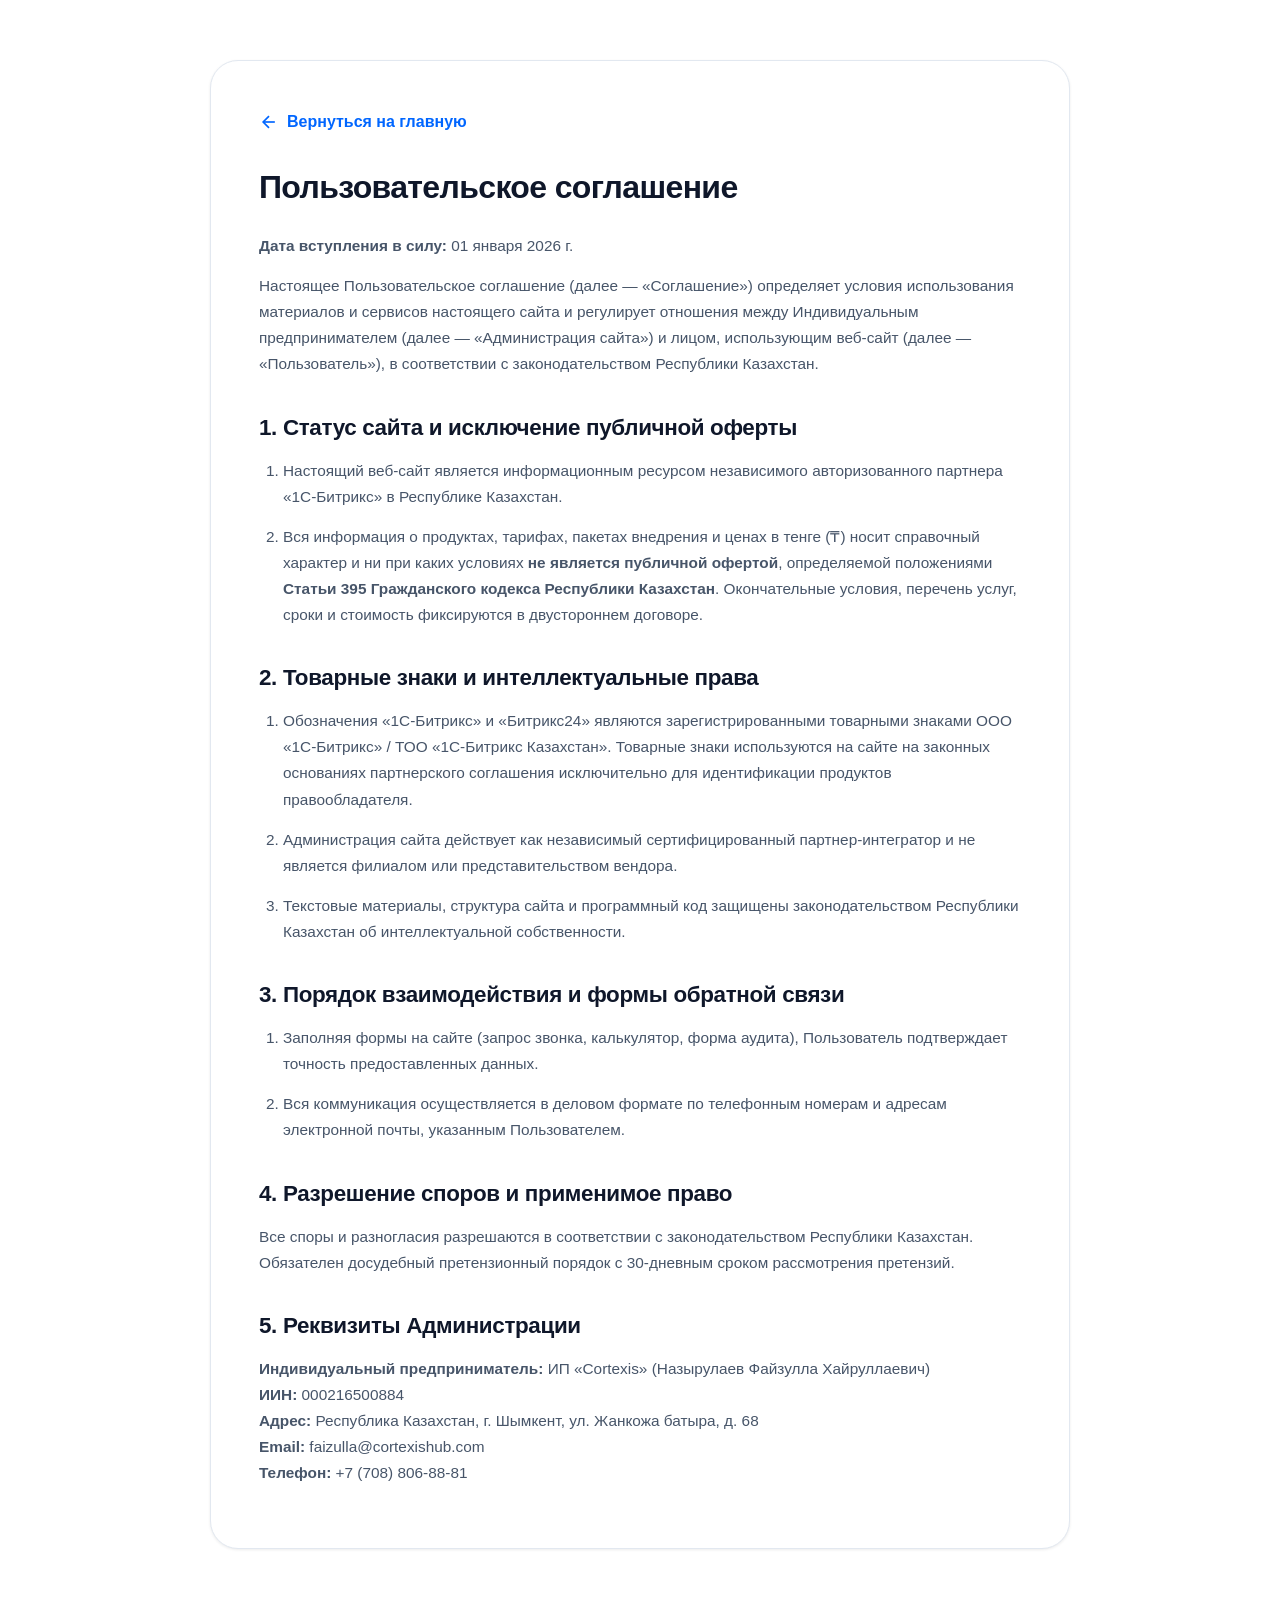
<file: terms.html>
<!DOCTYPE html>
<html lang="ru">
<head>
  <meta charset="UTF-8">
  <meta name="viewport" content="width=device-width, initial-scale=1.0">
  <title>Пользовательское соглашение | Партнер Битрикс24 в Казахстане</title>
  <link rel="stylesheet" href="styles.css">
  <!-- Favicon and Brand Icons -->
  <link rel="icon" type="image/svg+xml" href="favicon.svg?v=2">
  <link rel="icon" type="image/png" sizes="32x32" href="favicon-32x32.png?v=2">
  <link rel="icon" type="image/png" sizes="16x16" href="favicon-16x16.png?v=2">
  <link rel="apple-touch-icon" sizes="180x180" href="apple-touch-icon.png?v=2">
  <link rel="shortcut icon" href="favicon.ico?v=2">
  <meta name="theme-color" content="#080e21">
  <style>
    .legal-page {
      padding: 60px 0 100px 0;
      background: var(--white);
    }
    .legal-content {
      max-width: 860px;
      margin: 0 auto;
      background: var(--white);
      padding: 48px;
      border: 1px solid var(--gray-200);
      border-radius: var(--radius-xl);
      box-shadow: var(--shadow-sm);
    }
    .legal-content h1 {
      font-size: 2rem;
      margin-bottom: 24px;
      line-height: 1.3;
    }
    .legal-content h2 {
      text-align: left;
      font-size: 1.4rem;
      margin: 36px 0 16px 0;
    }
    .legal-content p, .legal-content li {
      font-size: 0.96rem;
      color: var(--gray-600);
      line-height: 1.7;
      margin-bottom: 14px;
    }
    .legal-content ul, .legal-content ol {
      padding-left: 24px;
      margin-bottom: 20px;
    }
    .back-nav {
      margin-bottom: 28px;
    }
    .back-nav a {
      display: inline-flex;
      align-items: center;
      gap: 8px;
      color: var(--primary);
      font-weight: 600;
    }
  </style>
</head>
<body>
  <div class="legal-page">
    <div class="container">
      <div class="legal-content">
        <div class="back-nav">
          <a href="index.html">
            <svg width="20" height="20" viewBox="0 0 24 24" fill="none" stroke="currentColor" stroke-width="2">
              <line x1="19" y1="12" x2="5" y2="12"></line>
              <polyline points="12 19 5 12 12 5"></polyline>
            </svg>
            Вернуться на главную
          </a>
        </div>

        <h1>Пользовательское соглашение</h1>
        <p><strong>Дата вступления в силу:</strong> 01 января 2026 г.</p>

        <p>
          Настоящее Пользовательское соглашение (далее — «Соглашение») определяет условия использования материалов и сервисов настоящего сайта и регулирует отношения между Индивидуальным предпринимателем (далее — «Администрация сайта») и лицом, использующим веб-сайт (далее — «Пользователь»), в соответствии с законодательством Республики Казахстан.
        </p>

        <h2>1. Статус сайта и исключение публичной оферты</h2>
        <ol>
          <li>Настоящий веб-сайт является информационным ресурсом независимого авторизованного партнера «1С-Битрикс» в Республике Казахстан.</li>
          <li>Вся информация о продуктах, тарифах, пакетах внедрения и ценах в тенге (₸) носит справочный характер и ни при каких условиях <strong>не является публичной офертой</strong>, определяемой положениями <strong>Статьи 395 Гражданского кодекса Республики Казахстан</strong>. Окончательные условия, перечень услуг, сроки и стоимость фиксируются в двустороннем договоре.</li>
        </ol>

        <h2>2. Товарные знаки и интеллектуальные права</h2>
        <ol>
          <li>Обозначения «1С-Битрикс» и «Битрикс24» являются зарегистрированными товарными знаками ООО «1С-Битрикс» / ТОО «1С-Битрикс Казахстан». Товарные знаки используются на сайте на законных основаниях партнерского соглашения исключительно для идентификации продуктов правообладателя.</li>
          <li>Администрация сайта действует как независимый сертифицированный партнер-интегратор и не является филиалом или представительством вендора.</li>
          <li>Текстовые материалы, структура сайта и программный код защищены законодательством Республики Казахстан об интеллектуальной собственности.</li>
        </ol>

        <h2>3. Порядок взаимодействия и формы обратной связи</h2>
        <ol>
          <li>Заполняя формы на сайте (запрос звонка, калькулятор, форма аудита), Пользователь подтверждает точность предоставленных данных.</li>
          <li>Вся коммуникация осуществляется в деловом формате по телефонным номерам и адресам электронной почты, указанным Пользователем.</li>
        </ol>

        <h2>4. Разрешение споров и применимое право</h2>
        <p>
          Все споры и разногласия разрешаются в соответствии с законодательством Республики Казахстан. Обязателен досудебный претензионный порядок с 30-дневным сроком рассмотрения претензий.
        </p>

        <h2>5. Реквизиты Администрации</h2>
        <p>
          <strong>Индивидуальный предприниматель:</strong> ИП «Cortexis» (Назырулаев Файзулла Хайруллаевич)<br>
          <strong>ИИН:</strong> 000216500884<br>
          <strong>Адрес:</strong> Республика Казахстан, г. Шымкент, ул. Жанкожа батыра, д. 68<br>
          <strong>Email:</strong> faizulla@cortexishub.com<br>
          <strong>Телефон:</strong> +7 (708) 806-88-81
        </p>
      </div>
    </div>
  </div>
</body>
</html>
</file>
<file: styles.css>
:root {
  color-scheme: light dark;
  --primary: #0066ff;
  --primary-hover: #0052cc;
  --primary-light: #e6f0ff;
  --secondary: #00b4d8;
  --dark: #0f172a;
  --dark-light: #1e293b;
  --gray-600: #475569;
  --gray-400: #94a3b8;
  --gray-200: #e2e8f0;
  --gray-100: #f1f5f9;
  --gray-50: #f8fafc;
  --white: #ffffff;
  --success: #10b981;
  --success-light: #d1fae5;
  --warning: #f59e0b;
  --danger: #ef4444;
  --radius-sm: 8px;
  --radius-md: 14px;
  --radius-lg: 20px;
  --radius-xl: 28px;
  --shadow-sm: 0 1px 3px rgba(0, 0, 0, 0.08);
  --shadow-md: 0 4px 20px rgba(0, 0, 0, 0.06);
  --shadow-lg: 0 12px 36px rgba(0, 102, 255, 0.09);
  --shadow-hover: 0 16px 40px rgba(0, 102, 255, 0.15);
  --transition: all 0.25s cubic-bezier(0.16, 1, 0.3, 1);
}

*, *::before, *::after {
  box-sizing: border-box;
  margin: 0;
  padding: 0;
}

html {
  scroll-behavior: smooth;
  font-size: 16px;
  -webkit-font-smoothing: antialiased;
  transition: background-color 0.25s ease, color 0.25s ease;
}

body {
  font-family: -apple-system, BlinkMacSystemFont, "Segoe UI", Roboto, "Helvetica Neue", Arial, sans-serif;
  color: var(--dark);
  background-color: var(--white);
  line-height: 1.6;
  overflow-x: hidden;
}

/* Typography */
h1, h2, h3, h4, h5, h6 {
  color: var(--dark);
  font-weight: 700;
  line-height: 1.25;
}

h1 {
  font-size: clamp(2.2rem, 4vw + 1rem, 3.4rem);
  letter-spacing: -0.02em;
}

h2 {
  font-size: clamp(1.8rem, 2.8vw + 0.8rem, 2.6rem);
  letter-spacing: -0.015em;
  text-align: center;
}

h3 {
  font-size: 1.35rem;
}

p {
  color: var(--gray-600);
}

a {
  color: inherit;
  text-decoration: none;
  transition: var(--transition);
}

button, input, select, textarea {
  font-family: inherit;
  font-size: 1rem;
}

/* Layout Utilities */
.container {
  width: 100%;
  max-width: 1240px;
  margin: 0 auto;
  padding: 0 24px;
}

.section,
section[id] {
  padding: 64px 0;
  position: relative;
  scroll-margin-top: 92px;
}

.section--alt {
  background-color: var(--gray-50);
}

.section-header {
  text-align: center;
  max-width: 760px;
  margin: 0 auto 36px auto;
}

.section-tag {
  display: inline-flex;
  align-items: center;
  gap: 8px;
  background-color: var(--primary-light);
  color: var(--primary);
  font-size: 0.85rem;
  font-weight: 600;
  text-transform: uppercase;
  letter-spacing: 0.05em;
  padding: 6px 14px;
  border-radius: 999px;
  margin-bottom: 16px;
}

.section-desc {
  font-size: 1.15rem;
  color: var(--gray-600);
  margin-top: 14px;
}

/* Header & Navigation */
.header {
  position: sticky;
  top: 0;
  z-index: 100;
  background: rgba(255, 255, 255, 0.96);
  backdrop-filter: blur(16px);
  -webkit-backdrop-filter: blur(16px);
  border-bottom: 1px solid var(--gray-200);
  transition: var(--transition);
}

.header .container {
  max-width: 1520px;
}

.header__content {
  display: flex;
  align-items: center;
  justify-content: space-between;
  height: 84px;
  gap: 24px;
}

.logo-area {
  display: flex;
  align-items: center;
  flex-shrink: 0;
}

.logo {
  display: flex;
  align-items: center;
  gap: 12px;
  text-decoration: none;
}

.logo__icon {
  width: 42px;
  height: 42px;
  border-radius: 11px;
  display: flex;
  align-items: center;
  justify-content: center;
  box-shadow: 0 4px 14px rgba(0, 102, 255, 0.28);
  flex-shrink: 0;
  overflow: hidden;
  transition: transform 0.25s ease, box-shadow 0.25s ease;
}

.logo__icon img {
  width: 100%;
  height: 100%;
  object-fit: cover;
  display: block;
}

.logo:hover .logo__icon {
  transform: scale(1.06);
  box-shadow: 0 6px 20px rgba(0, 210, 255, 0.45);
}

.logo__text-box {
  display: flex;
  flex-direction: column;
}

.logo__brand {
  font-weight: 800;
  font-size: 1.3rem;
  color: var(--dark);
  line-height: 1.1;
  letter-spacing: -0.02em;
}

.logo__slogan {
  font-size: 0.68rem;
  font-weight: 600;
  color: var(--gray-500);
  line-height: 1.2;
  margin-top: 1px;
  white-space: nowrap;
}

.logo__sub {
  font-size: 0.68rem;
  font-weight: 600;
  color: #0284c7;
  display: inline-flex;
  align-items: center;
  gap: 5px;
  margin-top: 1px;
  white-space: nowrap;
}

.sub-dot {
  width: 6px;
  height: 6px;
  background-color: #0284c7;
  border-radius: 50%;
  box-shadow: 0 0 0 2px rgba(2, 132, 199, 0.2);
}

.nav {
  display: flex;
  align-items: center;
  gap: 26px;
}

.nav__link {
  font-weight: 600;
  color: var(--gray-600);
  font-size: 0.92rem;
  position: relative;
  white-space: nowrap;
  padding: 8px 4px;
  transition: color var(--transition);
  text-decoration: none;
}

.nav__link::after {
  content: "";
  position: absolute;
  bottom: -2px;
  left: 0;
  width: 100%;
  height: 2.5px;
  background: var(--primary);
  border-radius: 4px;
  transform: scaleX(0);
  transform-origin: center;
  transition: transform 0.25s cubic-bezier(0.16, 1, 0.3, 1), opacity 0.2s ease;
  opacity: 0;
}

.nav__link:hover {
  color: var(--primary);
}

.nav__link:hover::after {
  transform: scaleX(0.5);
  opacity: 0.4;
}

.nav__link.active {
  color: var(--primary);
  font-weight: 700;
}

.nav__link.active::after {
  transform: scaleX(1);
  opacity: 1;
  box-shadow: 0 2px 8px rgba(0, 102, 255, 0.35);
}

.header__right {
  display: flex;
  align-items: center;
  gap: 20px;
  flex-shrink: 0;
}

.theme-toggle-btn {
  width: 40px;
  height: 40px;
  border-radius: 12px;
  border: 1px solid var(--gray-200);
  background: var(--gray-100);
  color: var(--dark);
  display: inline-flex;
  align-items: center;
  justify-content: center;
  cursor: pointer;
  transition: var(--transition);
  flex-shrink: 0;
  position: relative;
  outline: none;
}

.theme-toggle-btn:hover {
  background: #e2e8f0;
  border-color: #cbd5e1;
  transform: translateY(-1px);
}

.theme-toggle-btn__icon-wrapper {
  position: relative;
  width: 20px;
  height: 20px;
  display: flex;
  align-items: center;
  justify-content: center;
}

.theme-toggle-btn__icon {
  position: absolute;
  inset: 0;
  margin: auto;
  transition: transform 0.35s cubic-bezier(0.16, 1, 0.3, 1), opacity 0.25s ease;
}

/* Light Mode: display Moon icon, hide Sun */
:root:not([data-theme="dark"]) .theme-toggle-btn__icon--sun,
:root[data-theme="light"] .theme-toggle-btn__icon--sun {
  opacity: 0;
  transform: rotate(90deg) scale(0.4);
  pointer-events: none;
}

:root:not([data-theme="dark"]) .theme-toggle-btn__icon--moon,
:root[data-theme="light"] .theme-toggle-btn__icon--moon {
  opacity: 1;
  transform: rotate(0deg) scale(1);
  color: #334155;
}

.header__contacts {
  display: flex;
  align-items: center;
  gap: 20px;
  margin-left: 14px;
  flex-shrink: 0;
}

.header__phone {
  display: flex;
  flex-direction: column;
  align-items: flex-end;
  text-align: right;
  white-space: nowrap;
}

.header__phone-number {
  display: inline-flex;
  align-items: center;
  gap: 6px;
  font-weight: 800;
  font-size: 1.05rem;
  color: var(--dark);
  white-space: nowrap;
  line-height: 1.2;
}

.phone-mini-icon {
  color: var(--primary);
  flex-shrink: 0;
}

.header__phone-label {
  font-size: 0.72rem;
  font-weight: 500;
  color: var(--gray-400);
  margin-top: 3px;
  white-space: nowrap;
}

.btn--call-nav {
  padding: 10px 20px;
  font-size: 0.88rem;
  border-radius: 10px;
  box-shadow: 0 3px 10px rgba(0, 102, 255, 0.25);
  white-space: nowrap;
  flex-shrink: 0;
}

.btn {
  display: inline-flex;
  align-items: center;
  justify-content: center;
  gap: 8px;
  padding: 12px 24px;
  font-weight: 600;
  border-radius: var(--radius-md);
  cursor: pointer;
  border: none;
  transition: var(--transition);
  text-align: center;
  white-space: nowrap;
}

.btn--primary {
  background-color: var(--primary);
  color: var(--white);
  box-shadow: 0 4px 14px rgba(0, 102, 255, 0.3);
}

.btn--primary:hover {
  background-color: var(--primary-hover);
  box-shadow: 0 6px 20px rgba(0, 102, 255, 0.4);
  transform: translateY(-1px);
}

.btn--secondary {
  background-color: var(--white);
  color: var(--dark);
  border: 1px solid var(--gray-200);
  box-shadow: var(--shadow-sm);
}

.btn--secondary:hover {
  background-color: var(--gray-50);
  border-color: var(--gray-400);
}

.btn--outline {
  background: transparent;
  color: var(--primary);
  border: 1.5px solid var(--primary);
}

.btn--outline:hover {
  background: var(--primary-light);
}

.btn--sm {
  padding: 8px 16px;
  font-size: 0.85rem;
}

.btn--lg {
  padding: 16px 32px;
  font-size: 1.1rem;
}

.burger-btn {
  display: none;
  background: none;
  border: none;
  padding: 8px;
  cursor: pointer;
  color: var(--dark);
}

/* Mobile Nav Drawer */
.mobile-nav {
  display: none;
  position: fixed;
  inset: 80px 0 0 0;
  background: var(--white);
  z-index: 99;
  padding: 24px;
  flex-direction: column;
  gap: 20px;
  box-shadow: var(--shadow-lg);
  overflow-y: auto;
}

.mobile-nav.is-active {
  display: flex;
}

.mobile-nav__theme-row {
  display: flex;
  align-items: center;
  justify-content: space-between;
  padding: 10px 0 16px 0;
  border-bottom: 1px solid var(--gray-200);
}

.mobile-nav__theme-label {
  font-weight: 700;
  font-size: 1.05rem;
  color: var(--dark);
}

.theme-toggle-btn--mobile {
  width: auto;
  height: 38px;
  padding: 0 14px;
  gap: 8px;
  font-size: 0.88rem;
  font-weight: 600;
  border-radius: 10px;
}

.mobile-nav__link {
  font-size: 1.15rem;
  font-weight: 600;
  padding: 12px 14px;
  border-bottom: 1px solid var(--gray-100);
  border-radius: 8px;
  transition: all var(--transition);
  display: block;
  text-decoration: none;
}

.mobile-nav__link:hover {
  color: var(--primary);
  background: rgba(0, 102, 255, 0.04);
}

.mobile-nav__link.active {
  color: var(--primary);
  font-weight: 700;
  background: rgba(0, 102, 255, 0.08);
  border-left: 4px solid var(--primary);
  padding-left: 18px;
}

/* Hero Section */
.hero {
  padding: 60px 0 44px 0;
  background: radial-gradient(100% 80% at 50% 0%, #eef5ff 0%, #ffffff 100%);
  position: relative;
  overflow: hidden;
}

.hero__inner {
  display: grid;
  grid-template-columns: 1.2fr 0.8fr;
  align-items: center;
  gap: 48px;
}

.hero__badge {
  display: inline-flex;
  align-items: center;
  gap: 8px;
  background: #ffffff;
  border: 1px solid #bfdbfe;
  padding: 8px 16px;
  border-radius: 999px;
  box-shadow: var(--shadow-sm);
  font-size: 0.85rem;
  font-weight: 600;
  color: #1e40af;
  margin-bottom: 24px;
}

.hero__badge-icon {
  color: #2563eb;
}

.hero__title {
  margin-bottom: 20px;
}

.hero__title .highlight {
  background: linear-gradient(135deg, var(--primary) 0%, var(--secondary) 100%);
  -webkit-background-clip: text;
  -webkit-text-fill-color: transparent;
}

.hero__desc {
  font-size: 1.25rem;
  margin-bottom: 32px;
  max-width: 620px;
}

.hero__desc strong {
  color: var(--dark);
  font-weight: 700;
}

.hero__actions {
  display: flex;
  align-items: center;
  gap: 16px;
  margin-bottom: 40px;
  flex-wrap: wrap;
}

.hero__card {
  background: var(--white);
  border-radius: var(--radius-xl);
  padding: 32px;
  box-shadow: 0 20px 45px rgba(0, 102, 255, 0.12);
  border: 1px solid #e0edff;
  position: relative;
}

.hero__card-header {
  display: flex;
  align-items: flex-start;
  justify-content: space-between;
  gap: 16px;
  margin-bottom: 24px;
}

.hero__card-badge {
  background: var(--success-light);
  color: #065f46;
  padding: 6px 12px;
  border-radius: 8px;
  font-size: 0.82rem;
  font-weight: 600;
  display: inline-flex;
  flex-direction: column;
  align-items: center;
  justify-content: center;
  text-align: center;
  line-height: 1.25;
  flex-shrink: 0;
}

.hero__card-badge-title {
  font-weight: 700;
  font-size: 0.85rem;
  letter-spacing: 0.01em;
}

.hero__card-badge-sub {
  font-size: 0.74rem;
  font-weight: 500;
  opacity: 0.9;
  white-space: nowrap;
}

.hero__list {
  list-style: none;
  display: flex;
  flex-direction: column;
  gap: 14px;
  margin-bottom: 24px;
}

.hero__list-item {
  display: flex;
  align-items: flex-start;
  gap: 12px;
  font-size: 0.95rem;
  color: var(--dark-light);
}

.hero__list-item svg {
  flex-shrink: 0;
  color: var(--primary);
  margin-top: 3px;
}

.hero__metrics {
  display: grid;
  grid-template-columns: repeat(3, 1fr);
  gap: 20px;
  margin-top: 48px;
  padding-top: 36px;
  border-top: 1px solid var(--gray-200);
}

.hero__metric {
  display: flex;
  flex-direction: column;
}

.hero__metric-value {
  font-size: 1.8rem;
  font-weight: 800;
  color: var(--primary);
}

.hero__metric-label {
  font-size: 0.85rem;
  color: var(--gray-600);
}

/* Services Grid */
.services-grid {
  display: grid;
  grid-template-columns: repeat(auto-fit, minmax(350px, 1fr));
  gap: 28px;
}

.service-card {
  background: var(--white);
  border-radius: var(--radius-lg);
  padding: 36px;
  border: 1px solid var(--gray-200);
  box-shadow: var(--shadow-sm);
  transition: var(--transition);
  display: flex;
  flex-direction: column;
  position: relative;
}

.service-card:hover {
  transform: translateY(-6px);
  border-color: #bfdbfe;
  box-shadow: var(--shadow-hover);
}

.service-card__icon {
  width: 56px;
  height: 56px;
  border-radius: var(--radius-md);
  background: var(--primary-light);
  color: var(--primary);
  display: flex;
  align-items: center;
  justify-content: center;
  margin-bottom: 24px;
}

.service-card__title {
  margin-bottom: 12px;
  font-size: 1.3rem;
}

.service-card__desc {
  margin-bottom: 20px;
  flex-grow: 1;
}

.service-card__desc strong {
  color: var(--dark);
  font-weight: 700;
}

.service-card__tags {
  display: flex;
  flex-wrap: wrap;
  gap: 8px;
  margin-bottom: 24px;
}

.service-tag {
  background: var(--gray-100);
  color: var(--gray-600);
  font-size: 0.78rem;
  padding: 4px 10px;
  border-radius: 6px;
  font-weight: 500;
}

/* Tariffs Section */
.tariffs-switch {
  display: flex;
  align-items: center;
  justify-content: center;
  gap: 16px;
  margin-bottom: 32px;
}

.tariffs-switch__label {
  font-weight: 600;
  color: var(--gray-600);
  cursor: pointer;
  user-select: none;
}

.tariffs-switch__label.is-active {
  color: var(--dark);
}

.switch {
  position: relative;
  display: inline-block;
  width: 56px;
  height: 32px;
}

.switch input {
  opacity: 0;
  width: 0;
  height: 0;
}

.slider {
  position: absolute;
  cursor: pointer;
  inset: 0;
  background-color: var(--gray-200);
  transition: 0.3s;
  border-radius: 34px;
}

.slider:before {
  position: absolute;
  content: "";
  height: 24px;
  width: 24px;
  left: 4px;
  bottom: 4px;
  background-color: white;
  transition: 0.3s;
  border-radius: 50%;
  box-shadow: 0 2px 4px rgba(0, 0, 0, 0.2);
}

input:checked + .slider {
  background-color: var(--primary);
}

input:checked + .slider:before {
  transform: translateX(24px);
}

.tariffs-switch__discount {
  background: #fef3c7;
  color: #92400e;
  font-size: 0.78rem;
  font-weight: 700;
  padding: 4px 10px;
  border-radius: 999px;
  margin-left: 6px;
}

#tariffs .container {
  max-width: 1440px;
}

.tariffs-grid {
  display: grid;
  grid-template-columns: repeat(5, 1fr);
  gap: 16px;
  margin-bottom: 32px;
  align-items: stretch;
}

.tariff-card {
  background: var(--white);
  border-radius: var(--radius-xl);
  padding: 28px 18px;
  border: 1px solid var(--gray-200);
  box-shadow: var(--shadow-sm);
  display: flex;
  flex-direction: column;
  position: relative;
  transition: var(--transition);
}

.tariff-card:hover {
  transform: translateY(-4px);
  box-shadow: var(--shadow-md);
}

.tariff-card--featured {
  border: 2px solid var(--primary);
  box-shadow: 0 12px 36px rgba(0, 102, 255, 0.14);
}

.tariff-card__badge {
  position: absolute;
  top: -14px;
  left: 50%;
  transform: translateX(-50%);
  background: var(--primary);
  color: var(--white);
  font-size: 0.72rem;
  font-weight: 700;
  text-transform: uppercase;
  letter-spacing: 0.05em;
  padding: 4px 12px;
  border-radius: 999px;
  white-space: nowrap;
}

.tariff-card__header {
  margin-bottom: 16px;
  text-align: center;
}

.tariff-card__title {
  font-size: 1.25rem;
  margin-bottom: 6px;
}

.tariff-card__users {
  font-size: 0.78rem;
  color: var(--primary);
  font-weight: 600;
  background: var(--primary-light);
  padding: 3px 8px;
  border-radius: 6px;
  display: inline-block;
  white-space: nowrap;
}

.tariff-card__price-box {
  text-align: center;
  margin-bottom: 20px;
  padding-bottom: 16px;
  border-bottom: 1px solid var(--gray-100);
}

.tariff-card__price {
  font-size: 1.85rem;
  font-weight: 800;
  color: var(--dark);
  white-space: nowrap;
  letter-spacing: -0.02em;
}

.tariff-card__period {
  font-size: 0.78rem;
  color: var(--gray-400);
  line-height: 1.3;
  margin-top: 4px;
}

.tariff-card__features {
  list-style: none;
  display: flex;
  flex-direction: column;
  gap: 10px;
  margin-bottom: 24px;
  flex-grow: 1;
}

.tariff-card__feature {
  display: flex;
  align-items: flex-start;
  gap: 8px;
  font-size: 0.82rem;
  color: var(--gray-600);
  line-height: 1.4;
}

.tariff-card__feature svg {
  color: var(--success);
  flex-shrink: 0;
  margin-top: 2px;
}

.tariffs-banner {
  background: linear-gradient(135deg, #0f172a 0%, #1e293b 100%);
  color: var(--white);
  border-radius: var(--radius-xl);
  padding: 40px;
  display: flex;
  align-items: center;
  justify-content: space-between;
  gap: 32px;
}

.tariffs-banner h3 {
  color: var(--white);
  font-size: 1.6rem;
  margin-bottom: 8px;
}

.tariffs-banner p {
  color: #94a3b8;
  max-width: 600px;
}

/* Calculator Section */
.calculator {
  background: var(--white);
  border-radius: var(--radius-xl);
  border: 1px solid var(--gray-200);
  box-shadow: var(--shadow-md);
  padding: 48px;
  display: grid;
  grid-template-columns: 1.3fr 0.7fr;
  gap: 48px;
}

.calc-step {
  margin-bottom: 32px;
}

.calc-step__title {
  font-size: 1.1rem;
  margin-bottom: 14px;
  display: flex;
  align-items: center;
  gap: 10px;
}

.calc-step__num {
  width: 28px;
  height: 28px;
  background: var(--primary);
  color: var(--white);
  border-radius: 50%;
  display: inline-flex;
  align-items: center;
  justify-content: center;
  font-size: 0.85rem;
  font-weight: 700;
}

.calc-options-grid {
  display: grid;
  grid-template-columns: repeat(auto-fit, minmax(130px, 1fr));
  gap: 12px;
}

.calc-card-option {
  position: relative;
  display: block;
  cursor: pointer;
}

.calc-card-option input {
  position: absolute;
  opacity: 0;
}

.calc-card-option__box {
  border: 1.5px solid var(--gray-200);
  border-radius: var(--radius-md);
  padding: 14px 16px;
  text-align: center;
  transition: var(--transition);
  font-weight: 600;
  font-size: 0.95rem;
  color: var(--dark-light);
  background: var(--white);
}

.calc-card-option input:checked + .calc-card-option__box {
  border-color: var(--primary);
  background: var(--primary-light);
  color: var(--primary);
}

.calc-checkboxes {
  display: grid;
  grid-template-columns: 1fr 1fr;
  gap: 12px;
}

.calc-checkbox {
  display: flex;
  align-items: center;
  gap: 10px;
  background: var(--gray-50);
  border: 1px solid var(--gray-200);
  padding: 12px 16px;
  border-radius: var(--radius-md);
  cursor: pointer;
  font-size: 0.92rem;
  font-weight: 500;
  transition: var(--transition);
}

.calc-checkbox:hover {
  background: var(--primary-light);
  border-color: #bfdbfe;
}

.calc-checkbox input {
  width: 18px;
  height: 18px;
  accent-color: var(--primary);
}

.calc-result-card {
  background: #f8fafc;
  border: 1px solid #e2e8f0;
  border-radius: var(--radius-lg);
  padding: 36px 28px;
  display: flex;
  flex-direction: column;
  justify-content: space-between;
}

.calc-result__header {
  border-bottom: 1px solid var(--gray-200);
  padding-bottom: 20px;
  margin-bottom: 20px;
}

.calc-result__label {
  font-size: 0.85rem;
  color: var(--gray-600);
  text-transform: uppercase;
  letter-spacing: 0.05em;
  font-weight: 600;
}

.calc-result__price {
  font-size: 2.4rem;
  font-weight: 800;
  color: var(--primary);
  margin-top: 4px;
}

.calc-result__details {
  list-style: none;
  display: flex;
  flex-direction: column;
  gap: 12px;
  margin-bottom: 28px;
  font-size: 0.9rem;
  color: var(--gray-600);
}

.calc-result__details li {
  display: flex;
  justify-content: space-between;
}

.calc-result__details li strong {
  color: var(--dark);
}

/* Packages Section */
#packages .container {
  max-width: 1440px;
}

.packages-grid {
  display: grid;
  grid-template-columns: repeat(4, 1fr);
  gap: 20px;
}

.pkg-card {
  background: var(--white);
  border-radius: var(--radius-xl);
  padding: 36px 24px;
  border: 1px solid var(--gray-200);
  box-shadow: var(--shadow-sm);
  display: flex;
  flex-direction: column;
  transition: var(--transition);
  position: relative;
}

.pkg-card:hover {
  transform: translateY(-6px);
  box-shadow: var(--shadow-hover);
}

.pkg-card--popular {
  border: 2px solid var(--primary);
  box-shadow: var(--shadow-lg);
}

.pkg-card__tag {
  position: absolute;
  top: -14px;
  right: 28px;
  background: var(--primary);
  color: var(--white);
  padding: 4px 14px;
  border-radius: 999px;
  font-size: 0.75rem;
  font-weight: 700;
  text-transform: uppercase;
}

.pkg-card__title {
  font-size: 1.5rem;
  margin-bottom: 8px;
}

.pkg-card__desc {
  font-size: 0.95rem;
  margin-bottom: 24px;
  min-height: 48px;
}

.pkg-card__price-row {
  margin-bottom: 28px;
  padding-bottom: 20px;
  border-bottom: 1px solid var(--gray-100);
}

.pkg-card__price {
  font-size: 2rem;
  font-weight: 800;
  color: var(--dark);
}

.pkg-card__time {
  font-size: 0.85rem;
  color: var(--primary);
  font-weight: 600;
}

.pkg-card__items {
  list-style: none;
  display: flex;
  flex-direction: column;
  gap: 14px;
  margin-bottom: 32px;
  flex-grow: 1;
}

.pkg-card__item {
  display: flex;
  align-items: flex-start;
  gap: 12px;
  font-size: 0.92rem;
  color: var(--dark-light);
}

.pkg-card__item svg {
  color: var(--primary);
  flex-shrink: 0;
  margin-top: 3px;
}

/* Case Studies */
.cases-grid {
  display: grid;
  grid-template-columns: repeat(2, 1fr);
  gap: 28px;
}

.case-card {
  background: var(--white);
  border-radius: var(--radius-xl);
  border: 1px solid var(--gray-200);
  box-shadow: var(--shadow-sm);
  padding: 36px;
  display: flex;
  flex-direction: column;
  transition: var(--transition);
}

.case-card:hover {
  transform: translateY(-4px);
  box-shadow: var(--shadow-md);
  border-color: #bfdbfe;
}

.case-card__industry {
  font-size: 0.8rem;
  font-weight: 700;
  text-transform: uppercase;
  color: var(--primary);
  letter-spacing: 0.05em;
  margin-bottom: 8px;
}

.case-card__title {
  font-size: 1.35rem;
  margin-bottom: 16px;
}

.case-card__metric-box {
  background: var(--primary-light);
  border-radius: var(--radius-md);
  padding: 16px 20px;
  margin-bottom: 24px;
  display: flex;
  align-items: center;
  justify-content: space-between;
}

.case-card__metric-val {
  font-size: 1.8rem;
  font-weight: 800;
  color: var(--primary);
}

.case-card__metric-compare {
  display: flex;
  align-items: baseline;
  gap: 8px;
  flex-wrap: wrap;
}

.case-card__metric-was {
  font-size: 0.95rem;
  color: #64748b;
  font-weight: 700;
}

.case-card__metric-arrow {
  color: var(--primary);
  font-size: 1.1rem;
  font-weight: 700;
}

.case-card__metric-now {
  color: var(--primary);
  font-size: 1.65rem;
  font-weight: 800;
}

.case-card__metric-label {
  font-size: 0.85rem;
  color: var(--dark-light);
  font-weight: 600;
  text-align: right;
  max-width: 140px;
}

.case-card__body {
  margin-bottom: 24px;
  flex-grow: 1;
}

.case-card__body p {
  font-size: 0.92rem;
  margin-bottom: 10px;
}

.case-card__stack {
  font-size: 0.8rem;
  color: var(--gray-400);
  border-top: 1px solid var(--gray-100);
  padding-top: 14px;
}

/* Steps / Workflow */
.steps-grid {
  display: grid;
  grid-template-columns: repeat(auto-fit, minmax(200px, 1fr));
  gap: 24px;
  position: relative;
}

.step-card {
  background: var(--white);
  border-radius: var(--radius-lg);
  padding: 28px 24px;
  border: 1px solid var(--gray-200);
  position: relative;
  display: flex;
  flex-direction: column;
}

.step-card__number {
  font-size: 2.2rem;
  font-weight: 900;
  color: #bfdbfe;
  line-height: 1;
  margin-bottom: 16px;
}

.step-card__title {
  font-size: 1.15rem;
  margin-bottom: 10px;
}

.step-card__desc {
  font-size: 0.88rem;
}

/* Trust & Partner Verification Section */
.trust-box {
  background: linear-gradient(135deg, #f0f7ff 0%, #e0effe 100%);
  border: 1px solid #bfdbfe;
  border-radius: var(--radius-xl);
  padding: 48px;
  display: grid;
  grid-template-columns: 1.2fr 0.8fr;
  align-items: center;
  gap: 40px;
}

.trust-box__content h3 {
  font-size: 1.8rem;
  margin-bottom: 16px;
}

.trust-box__badges {
  display: flex;
  flex-wrap: wrap;
  gap: 12px;
  margin-top: 24px;
}

.trust-badge-pill {
  display: inline-flex;
  align-items: center;
  gap: 8px;
  background: var(--white);
  padding: 8px 16px;
  border-radius: 999px;
  font-size: 0.85rem;
  font-weight: 600;
  color: var(--dark);
  box-shadow: var(--shadow-sm);
}

.trust-badge-pill svg {
  color: var(--success);
}

.trust-card-cert {
  background: var(--white);
  border-radius: var(--radius-lg);
  padding: 32px;
  box-shadow: var(--shadow-md);
  border: 1px solid #dbeafe;
  text-align: center;
}

.trust-card-cert .cert-icon {
  width: 64px;
  height: 64px;
  background: var(--primary-light);
  color: var(--primary);
  border-radius: 50%;
  display: inline-flex;
  align-items: center;
  justify-content: center;
  margin-bottom: 16px;
}

.trust-card-cert h4 {
  font-size: 1.2rem;
  margin-bottom: 8px;
}

.trust-card-cert p {
  font-size: 0.85rem;
}

/* FAQ Accordion */
.faq-list {
  max-width: 800px;
  margin: 0 auto;
  display: flex;
  flex-direction: column;
  gap: 16px;
}

.faq-item {
  background: var(--white);
  border: 1px solid var(--gray-200);
  border-radius: var(--radius-md);
  overflow: hidden;
  transition: var(--transition);
}

.faq-item[open] {
  border-color: #bfdbfe;
  box-shadow: var(--shadow-sm);
}

.faq-question {
  padding: 20px 24px;
  font-weight: 600;
  font-size: 1.05rem;
  cursor: pointer;
  display: flex;
  align-items: center;
  justify-content: space-between;
  list-style: none;
  user-select: none;
}

.faq-question::-webkit-details-marker {
  display: none;
}

.faq-icon {
  width: 20px;
  height: 20px;
  transition: transform 0.25s ease;
  color: var(--primary);
}

.faq-item[open] .faq-icon {
  transform: rotate(180deg);
}

.faq-answer {
  padding: 0 24px 20px 24px;
  color: var(--gray-600);
  font-size: 0.95rem;
  line-height: 1.7;
}

/* CTA Lead Magnet Banner */
.cta-banner {
  background: linear-gradient(135deg, var(--primary) 0%, #004ecc 100%);
  border-radius: var(--radius-xl);
  padding: 64px 48px;
  color: var(--white);
  text-align: center;
  position: relative;
  overflow: hidden;
  box-shadow: 0 20px 50px rgba(0, 102, 255, 0.25);
}

.cta-banner h2 {
  color: var(--white);
  margin-bottom: 16px;
}

.cta-banner p {
  color: #f1f5f9;
  font-size: 1.15rem;
  max-width: 620px;
  margin: 0 auto 36px auto;
  line-height: 1.6;
}

.cta-banner__actions {
  display: flex;
  align-items: center;
  justify-content: center;
  gap: 16px;
  flex-wrap: wrap;
}

.btn--white {
  background: var(--white);
  color: var(--primary);
  font-weight: 700;
}

.btn--white:hover {
  background: #f8fafc;
  transform: translateY(-2px);
  box-shadow: 0 10px 25px rgba(0, 0, 0, 0.15);
}

/* Contacts & Requisites Section */
.contacts-grid {
  display: grid;
  grid-template-columns: 1fr 1fr;
  gap: 48px;
}

.contacts-info {
  display: flex;
  flex-direction: column;
  gap: 32px;
}

.contact-card {
  display: flex;
  align-items: flex-start;
  gap: 18px;
}

.contact-card__icon {
  width: 48px;
  height: 48px;
  background: var(--primary-light);
  color: var(--primary);
  border-radius: var(--radius-md);
  display: flex;
  align-items: center;
  justify-content: center;
  flex-shrink: 0;
}

.contact-card__title {
  font-size: 0.85rem;
  font-weight: 600;
  text-transform: uppercase;
  color: var(--gray-400);
  margin-bottom: 4px;
}

.contact-card__value {
  font-size: 1.15rem;
  font-weight: 700;
  color: var(--dark);
}

.requisites-card {
  background: var(--gray-50);
  border: 1px solid var(--gray-200);
  border-radius: var(--radius-lg);
  padding: 24px;
}

.requisites-card h4 {
  font-size: 1.1rem;
  margin-bottom: 14px;
}

.requisites-table {
  width: 100%;
  font-size: 0.88rem;
  border-collapse: collapse;
}

.requisites-table td {
  padding: 8px 0;
  border-bottom: 1px solid var(--gray-200);
}

.requisites-table td:first-child {
  color: var(--gray-600);
  width: 40%;
}

.requisites-table td:last-child {
  font-weight: 600;
  color: var(--dark);
}

.contact-form-box {
  background: var(--white);
  border-radius: var(--radius-xl);
  border: 1px solid var(--gray-200);
  box-shadow: var(--shadow-md);
  padding: 40px;
}

.form-group {
  margin-bottom: 20px;
}

.form-label {
  display: block;
  font-size: 0.88rem;
  font-weight: 600;
  margin-bottom: 8px;
  color: var(--dark);
}

.form-input, .form-textarea, .form-select {
  width: 100%;
  padding: 12px 16px;
  border: 1.5px solid var(--gray-200);
  border-radius: var(--radius-md);
  outline: none;
  transition: var(--transition);
  color: var(--dark);
  background: var(--white);
}

.form-input:focus, .form-textarea:focus, .form-select:focus {
  border-color: var(--primary);
  box-shadow: 0 0 0 4px rgba(0, 102, 255, 0.12);
}

.form-checkbox {
  display: flex;
  align-items: flex-start;
  gap: 10px;
  font-size: 0.82rem;
  color: var(--gray-600);
  margin-bottom: 24px;
  cursor: pointer;
}

.form-checkbox input {
  margin-top: 3px;
  accent-color: var(--primary);
}

.form-checkbox a {
  color: var(--primary);
  text-decoration: underline;
}

/* Footer */
.footer {
  background: #090e17;
  color: #94a3b8;
  padding: 64px 0 32px 0;
  font-size: 0.9rem;
}

.footer__grid {
  display: grid;
  grid-template-columns: 1.5fr 1fr 1fr 1fr;
  gap: 48px;
  margin-bottom: 48px;
}

.footer__col h4 {
  color: var(--white);
  font-size: 1.05rem;
  margin-bottom: 20px;
}

.footer__list {
  list-style: none;
  display: flex;
  flex-direction: column;
  gap: 12px;
}

.footer__list a:hover {
  color: var(--white);
}

.footer__disclaimer {
  background: rgba(255, 255, 255, 0.03);
  border: 1px solid rgba(255, 255, 255, 0.08);
  border-radius: var(--radius-md);
  padding: 20px;
  margin-bottom: 32px;
  font-size: 0.82rem;
  line-height: 1.6;
  color: #64748b;
}

.footer__bottom {
  display: flex;
  align-items: center;
  justify-content: space-between;
  border-top: 1px solid rgba(255, 255, 255, 0.08);
  padding-top: 28px;
  flex-wrap: wrap;
  gap: 16px;
  font-size: 0.85rem;
}

.footer__legal-links {
  display: flex;
  gap: 20px;
}

.footer__legal-links a:hover {
  color: var(--white);
}

/* Modern <dialog> styling according to web standards */
dialog {
  margin: auto;
  border: none;
  border-radius: var(--radius-xl);
  background: var(--white);
  box-shadow: 0 25px 60px rgba(0, 0, 0, 0.25);
  max-width: 520px;
  width: 90vw;
  padding: 0;
  overflow: hidden;
}

dialog::backdrop {
  background: rgba(15, 23, 42, 0.65);
  backdrop-filter: blur(4px);
  -webkit-backdrop-filter: blur(4px);
}

.modal-header {
  padding: 24px 28px;
  border-bottom: 1px solid var(--gray-200);
  display: flex;
  align-items: center;
  justify-content: space-between;
}

.modal-title {
  font-size: 1.3rem;
  color: var(--dark);
}

.modal-close-btn {
  background: none;
  border: none;
  font-size: 1.5rem;
  color: var(--gray-400);
  cursor: pointer;
  padding: 4px;
  line-height: 1;
}

.modal-close-btn:hover {
  color: var(--dark);
}

.modal-body {
  padding: 28px;
  max-height: 75vh;
  overflow-y: auto;
}

/* Large modal for Support Tariffs */
dialog.modal-dialog--xl {
  max-width: 1220px;
  width: 95vw;
}

.modal-dialog--xl .modal-body {
  max-height: 82vh;
  padding: 24px 28px 28px 28px;
}

/* Support Tariffs Modal Grid & Components */
/* On-Page Support Tariffs Block */
.support-onpage-block {
  margin-top: 56px;
  padding-top: 48px;
  border-top: 1px dashed var(--gray-200);
}

[data-theme="dark"] .support-onpage-block {
  border-top-color: #1e2f52;
}

.support-modal-header-desc {
  font-size: 0.88rem;
  color: var(--gray-600);
  margin-top: 4px;
}

/* Support Billing Switcher Tabs */
.support-billing-nav {
  display: flex;
  align-items: center;
  justify-content: center;
  gap: 8px;
  margin: 0 auto 24px auto;
  background: var(--gray-100);
  padding: 5px;
  border-radius: 12px;
  max-width: 680px;
  flex-wrap: wrap;
}

.support-tab-btn {
  padding: 8px 16px;
  border-radius: 9px;
  font-size: 0.86rem;
  font-weight: 600;
  color: var(--gray-600);
  background: transparent;
  border: none;
  cursor: pointer;
  transition: all 0.2s ease;
  display: inline-flex;
  align-items: center;
  gap: 6px;
}

.support-tab-btn.active {
  background: var(--white);
  color: var(--primary);
  box-shadow: 0 2px 8px rgba(0, 0, 0, 0.08);
  font-weight: 700;
}

.support-tab-badge {
  font-size: 0.72rem;
  padding: 1px 6px;
  border-radius: 999px;
  background: rgba(16, 185, 129, 0.15);
  color: #059669;
}

/* 4-Cards Grid */
.support-cards-grid {
  display: grid;
  grid-template-columns: repeat(4, 1fr);
  gap: 16px;
  align-items: stretch;
}

.support-card {
  background: var(--white);
  border: 1px solid var(--gray-200);
  border-radius: var(--radius-lg);
  padding: 22px 18px;
  display: flex;
  flex-direction: column;
  justify-content: space-between;
  position: relative;
  transition: transform 0.2s ease, box-shadow 0.2s ease, border-color 0.2s ease;
}

.support-card:hover {
  transform: translateY(-3px);
  box-shadow: 0 12px 30px rgba(0, 0, 0, 0.08);
  border-color: #93c5fd;
}

.support-card--featured {
  border-color: #3b82f6;
  box-shadow: 0 8px 24px rgba(0, 102, 255, 0.12);
  background: linear-gradient(180deg, #f8faff 0%, #ffffff 100%);
}

.support-card__badge {
  position: absolute;
  top: -11px;
  left: 50%;
  transform: translateX(-50%);
  background: linear-gradient(135deg, #0066ff, #0284c7);
  color: #ffffff;
  font-size: 0.7rem;
  font-weight: 800;
  text-transform: uppercase;
  letter-spacing: 0.04em;
  padding: 3px 10px;
  border-radius: 999px;
  box-shadow: 0 4px 10px rgba(0, 102, 255, 0.3);
  white-space: nowrap;
}

.support-card__badge--pro {
  background: linear-gradient(135deg, #f59e0b, #ef4444);
  box-shadow: 0 4px 10px rgba(245, 158, 11, 0.35);
}

.support-card__header {
  text-align: center;
  margin-bottom: 14px;
}

.support-card__name {
  font-size: 1.25rem;
  font-weight: 800;
  color: var(--dark);
  margin-bottom: 2px;
}

.support-card__tag {
  font-size: 0.78rem;
  color: var(--gray-400);
}

.support-card__price-box {
  background: var(--gray-50);
  border-radius: 12px;
  padding: 12px;
  text-align: center;
  margin-bottom: 16px;
  border: 1px solid var(--gray-100);
}

.support-card__price {
  font-size: 1.45rem;
  font-weight: 800;
  color: var(--primary);
  line-height: 1.1;
  transition: all 0.2s ease;
}

.support-card__period {
  font-size: 0.75rem;
  color: var(--gray-400);
  margin-top: 4px;
  min-height: 18px;
}

.support-card__features {
  list-style: none;
  display: flex;
  flex-direction: column;
  gap: 10px;
  font-size: 0.82rem;
  color: var(--gray-600);
  line-height: 1.4;
  margin-bottom: 20px;
  flex-grow: 1;
}

.support-card__features li {
  display: flex;
  align-items: flex-start;
  gap: 8px;
}

.support-card__features svg {
  flex-shrink: 0;
  margin-top: 2px;
  color: #10b981;
}

.support-reaction-pill {
  display: inline-flex;
  align-items: center;
  gap: 4px;
  padding: 2px 8px;
  border-radius: 6px;
  background: rgba(0, 102, 255, 0.08);
  color: #0284c7;
  font-weight: 700;
  font-size: 0.76rem;
}

.support-reaction-pill--fast {
  background: rgba(245, 158, 11, 0.12);
  color: #d97706;
}

.support-card__action {
  margin-top: auto;
}

/* Modal Bottom Bar */
.support-modal-footer {
  margin-top: 24px;
  padding-top: 18px;
  border-top: 1px solid var(--gray-200);
  display: flex;
  align-items: center;
  justify-content: space-between;
  flex-wrap: wrap;
  gap: 16px;
}

.support-modal-footer__left {
  display: flex;
  align-items: center;
  gap: 14px;
  font-size: 0.85rem;
  color: var(--gray-600);
}

.support-modal-footer__right {
  display: flex;
  align-items: center;
  gap: 10px;
  flex-wrap: wrap;
}

/* Dark mode overrides for support modal */
[data-theme="dark"] .support-modal-header-desc {
  color: #94a3b8;
}

[data-theme="dark"] .support-billing-nav {
  background: #0d1527;
}

[data-theme="dark"] .support-tab-btn {
  color: #94a3b8;
}

[data-theme="dark"] .support-tab-btn.active {
  background: #17243c;
  color: #38bdf8;
  box-shadow: 0 2px 10px rgba(0, 0, 0, 0.3);
}

[data-theme="dark"] .support-card {
  background: #101c34;
  border-color: #1e2f52;
}

[data-theme="dark"] .support-card:hover {
  border-color: #38bdf8;
  box-shadow: 0 12px 30px rgba(0, 0, 0, 0.4);
}

[data-theme="dark"] .support-card--featured {
  background: linear-gradient(180deg, #132240 0%, #0f1a30 100%);
  border-color: rgba(56, 189, 248, 0.4);
}

[data-theme="dark"] .support-card__name {
  color: #ffffff;
}

[data-theme="dark"] .support-card__price-box {
  background: #0b1324;
  border-color: #1b2946;
}

[data-theme="dark"] .support-card__price {
  color: #38bdf8;
}

[data-theme="dark"] .support-card__features {
  color: #cbd5e1;
}

[data-theme="dark"] .support-modal-footer {
  border-top-color: #1e2f52;
}

[data-theme="dark"] .support-modal-footer__left {
  color: #94a3b8;
}

/* Responsive */
@media (max-width: 992px) {
  .support-cards-grid {
    grid-template-columns: repeat(2, 1fr);
  }
}

@media (max-width: 600px) {
  .support-cards-grid {
    grid-template-columns: 1fr;
  }
  .support-modal-footer {
    flex-direction: column;
    align-items: stretch;
  }
}

/* Toast notification */
.toast {
  position: fixed;
  bottom: 24px;
  right: 24px;
  background: var(--dark);
  color: var(--white);
  padding: 16px 24px;
  border-radius: var(--radius-md);
  box-shadow: 0 10px 30px rgba(0, 0, 0, 0.2);
  display: flex;
  align-items: center;
  gap: 12px;
  z-index: 999;
  transform: translateY(150%);
  opacity: 0;
  transition: all 0.35s ease;
}

.toast.is-visible {
  transform: translateY(0);
  opacity: 1;
}

.toast-icon {
  color: var(--success);
}

/* Cookie Banner */
.cookie-banner {
  position: fixed;
  bottom: 20px;
  left: 20px;
  right: 20px;
  max-width: 580px;
  background: var(--white);
  border: 1px solid var(--gray-200);
  box-shadow: 0 10px 40px rgba(0, 0, 0, 0.12);
  border-radius: var(--radius-lg);
  padding: 20px 24px;
  display: flex;
  align-items: center;
  justify-content: space-between;
  gap: 20px;
  z-index: 900;
  transform: translateY(200%);
  transition: transform 0.4s ease;
}

.cookie-banner.is-active {
  transform: translateY(0);
}

.cookie-text {
  font-size: 0.85rem;
  color: var(--gray-600);
  line-height: 1.5;
}

/* Floating Action Buttons System (Animated FAB & Radar) */
.floating-contact {
  position: fixed;
  bottom: 26px;
  right: 26px;
  display: flex;
  flex-direction: column;
  align-items: flex-end;
  gap: 12px;
  z-index: 95;
}

/* Greeting Speech Bubble */
.floating-bubble {
  display: flex;
  align-items: center;
  gap: 10px;
  background: rgba(15, 23, 42, 0.88);
  backdrop-filter: blur(14px);
  -webkit-backdrop-filter: blur(14px);
  color: #ffffff;
  padding: 8px 12px;
  border-radius: 18px;
  border: 1px solid rgba(255, 255, 255, 0.16);
  box-shadow: 0 12px 32px rgba(0, 0, 0, 0.35);
  max-width: 290px;
  position: relative;
  animation: bubble-bounce-in 0.6s cubic-bezier(0.16, 1, 0.3, 1) forwards;
  transition: transform 0.25s ease, box-shadow 0.25s ease, opacity 0.3s ease;
  user-select: none;
}

.floating-bubble:hover {
  transform: translateY(-2px);
  box-shadow: 0 16px 40px rgba(0, 0, 0, 0.45);
}

.floating-bubble__avatar {
  position: relative;
  width: 30px;
  height: 30px;
  border-radius: 50%;
  flex-shrink: 0;
}

.floating-bubble__avatar img {
  width: 100%;
  height: 100%;
  border-radius: 50%;
  object-fit: cover;
  display: block;
}

.bubble-online-dot {
  position: absolute;
  bottom: -1px;
  right: -1px;
  width: 9px;
  height: 9px;
  background: #10b981;
  border: 1.5px solid #0f172a;
  border-radius: 50%;
}

.floating-bubble__text {
  display: flex;
  flex-direction: column;
  gap: 1px;
  font-size: 0.78rem;
  line-height: 1.35;
  text-decoration: none;
  color: #ffffff;
}

.floating-bubble__text strong {
  color: #38bdf8;
  font-size: 0.82rem;
  font-weight: 700;
}

.floating-bubble__text span {
  color: #e2e8f0;
}

.floating-bubble__close {
  background: transparent;
  border: none;
  color: #94a3b8;
  font-size: 1.3rem;
  line-height: 1;
  cursor: pointer;
  padding: 0 4px;
  border-radius: 4px;
  transition: color 0.2s ease;
  margin-left: 2px;
}

.floating-bubble__close:hover {
  color: #ffffff;
}

@keyframes bubble-bounce-in {
  0% {
    opacity: 0;
    transform: translateY(16px) scale(0.9);
  }
  60% {
    transform: translateY(-4px) scale(1.02);
  }
  100% {
    opacity: 1;
    transform: translateY(0) scale(1);
  }
}

/* Floating Action Item (Button + Tooltip) */
.floating-item {
  display: flex;
  align-items: center;
  gap: 10px;
  position: relative;
}

.floating-tooltip {
  opacity: 0;
  pointer-events: none;
  transform: translateX(10px);
  transition: opacity 0.25s cubic-bezier(0.16, 1, 0.3, 1), transform 0.25s cubic-bezier(0.16, 1, 0.3, 1);
  background: rgba(15, 23, 42, 0.88);
  backdrop-filter: blur(12px);
  -webkit-backdrop-filter: blur(12px);
  color: #ffffff;
  padding: 6px 14px;
  border-radius: 999px;
  font-size: 0.82rem;
  font-weight: 600;
  white-space: nowrap;
  border: 1px solid rgba(255, 255, 255, 0.14);
  box-shadow: 0 4px 16px rgba(0, 0, 0, 0.25);
}

.floating-item:hover .floating-tooltip {
  opacity: 1;
  transform: translateX(0);
}

/* Base Floating Action Button */
.floating-btn {
  width: 54px;
  height: 54px;
  border-radius: 50%;
  display: flex;
  align-items: center;
  justify-content: center;
  color: #ffffff;
  position: relative;
  cursor: pointer;
  border: none;
  outline: none;
  transition: transform 0.25s cubic-bezier(0.16, 1, 0.3, 1), box-shadow 0.25s ease;
  flex-shrink: 0;
}

.floating-btn:hover {
  transform: scale(1.1);
}

.floating-btn:active {
  transform: scale(0.95);
}

/* Telegram Button */
.floating-btn--tg {
  background: linear-gradient(135deg, #29b6f6 0%, #0288d1 100%);
  box-shadow: 0 8px 24px rgba(2, 136, 209, 0.4), 0 2px 6px rgba(0, 0, 0, 0.15);
}

.floating-btn--tg:hover {
  box-shadow: 0 12px 32px rgba(2, 136, 209, 0.58), 0 4px 10px rgba(0, 0, 0, 0.22);
}

.floating-btn--tg svg {
  margin-right: 2px;
  animation: tg-takeoff 3.5s infinite ease-in-out;
}

@keyframes tg-takeoff {
  0%, 100% { transform: translate(0, 0); }
  50% { transform: translate(2px, -2px); }
}

/* WhatsApp Button with Pulsing Radar Rings */
.floating-btn--wa {
  background: linear-gradient(135deg, #2fe675 0%, #1ea952 100%);
  box-shadow: 0 8px 24px rgba(37, 211, 102, 0.45), 0 2px 6px rgba(0, 0, 0, 0.15);
}

.floating-btn--wa:hover {
  box-shadow: 0 12px 34px rgba(37, 211, 102, 0.65), 0 4px 10px rgba(0, 0, 0, 0.22);
}

.floating-btn--wa::before {
  content: "";
  position: absolute;
  inset: -6px;
  border-radius: 50%;
  border: 2px solid #25D366;
  opacity: 0.8;
  animation: wa-radar 2.4s infinite cubic-bezier(0.25, 0.46, 0.45, 0.94);
  pointer-events: none;
}

.floating-btn--wa::after {
  content: "";
  position: absolute;
  inset: -12px;
  border-radius: 50%;
  border: 1.5px solid rgba(37, 211, 102, 0.6);
  opacity: 0;
  animation: wa-radar 2.4s infinite cubic-bezier(0.25, 0.46, 0.45, 0.94) 0.6s;
  pointer-events: none;
}

@keyframes wa-radar {
  0% {
    transform: scale(0.9);
    opacity: 0.9;
  }
  65% {
    transform: scale(1.35);
    opacity: 0;
  }
  100% {
    transform: scale(1.4);
    opacity: 0;
  }
}

.floating-badge-online {
  position: absolute;
  top: 1px;
  right: 1px;
  width: 14px;
  height: 14px;
  background: #10b981;
  border: 2.5px solid #ffffff;
  border-radius: 50%;
  box-shadow: 0 0 8px rgba(16, 185, 129, 0.85);
  z-index: 2;
}

/* Call Button with Gentle Phone Wobble */
.floating-btn--call {
  background: linear-gradient(135deg, #1e70ff 0%, #004ecc 100%);
  box-shadow: 0 8px 24px rgba(0, 102, 255, 0.4), 0 2px 6px rgba(0, 0, 0, 0.15);
}

.floating-btn--call:hover {
  box-shadow: 0 12px 32px rgba(0, 102, 255, 0.58), 0 4px 10px rgba(0, 0, 0, 0.22);
}

.floating-btn--call svg {
  animation: phone-wobble 4.5s infinite ease-in-out;
}

@keyframes phone-wobble {
  0%, 80%, 100% { transform: rotate(0); }
  84% { transform: rotate(-14deg); }
  88% { transform: rotate(14deg); }
  92% { transform: rotate(-10deg); }
  96% { transform: rotate(10deg); }
}

/* Responsive Breakpoints */
@media (max-width: 1024px) {
  .hero__inner {
    grid-template-columns: 1fr;
  }
  
  .calculator {
    grid-template-columns: 1fr;
  }
  
  .contacts-grid {
    grid-template-columns: 1fr;
  }
  
  .footer__grid {
    grid-template-columns: 1fr 1fr;
  }
  
  .trust-box {
    grid-template-columns: 1fr;
  }
}

@media (max-width: 1360px) {
  .nav {
    gap: 18px;
  }
  .nav__link {
    font-size: 0.88rem;
  }
  .header__contacts {
    gap: 14px;
    margin-left: 6px;
  }
}

@media (max-width: 1200px) {
  .nav, .header__contacts {
    display: none;
  }
  
  .header__right {
    gap: 10px;
  }

  .burger-btn {
    display: block;
  }

  .tariffs-grid {
    grid-template-columns: repeat(auto-fit, minmax(240px, 1fr));
    gap: 20px;
  }

  .packages-grid {
    grid-template-columns: repeat(2, 1fr);
    gap: 20px;
  }
}

@media (max-width: 820px) {
  .cases-grid {
    grid-template-columns: 1fr;
  }

  .calc-checkboxes {
    grid-template-columns: 1fr;
  }
  
  .tariffs-banner {
    flex-direction: column;
    text-align: center;
  }
  
  .footer__grid {
    grid-template-columns: 1fr;
  }
  
  .cookie-banner {
    flex-direction: column;
    align-items: flex-start;
  }
}

@media (max-width: 640px) {
  .hero__card {
    padding: 24px 20px;
  }

  .section {
    padding: 44px 0;
  }

  .section-header {
    margin-bottom: 24px;
  }

  .tariffs-grid {
    grid-template-columns: 1fr;
  }

  .packages-grid {
    grid-template-columns: 1fr;
  }

  /* Floating quick contact buttons on mobile */
  .floating-contact {
    bottom: 16px;
    right: 16px;
    gap: 10px;
  }

  .floating-btn {
    width: 48px;
    height: 48px;
  }

  .floating-tooltip {
    display: none;
  }

  .floating-bubble {
    max-width: 250px;
    padding: 6px 10px;
  }

  .floating-bubble__text strong {
    font-size: 0.76rem;
  }

  .floating-bubble__text span {
    font-size: 0.7rem;
  }
}

@media (max-width: 440px) {
  .hero__card-header {
    flex-direction: column;
    align-items: flex-start;
    gap: 12px;
  }
}

/* ==========================================================================
   WHAT IS BITRIX24 SECTION STYLES
   ========================================================================== */
.bitrix-concept-banner {
  background: linear-gradient(135deg, #070d1e 0%, #0d1b2a 50%, #0c2340 100%);
  border-radius: var(--radius-xl);
  padding: 44px 40px;
  color: var(--white);
  display: grid;
  grid-template-columns: 1.4fr 1fr;
  gap: 36px;
  align-items: center;
  box-shadow: 0 16px 40px rgba(0, 102, 255, 0.16);
  border: 1px solid rgba(255, 255, 255, 0.1);
  margin-bottom: 30px;
  position: relative;
  overflow: hidden;
}

.bitrix-concept-banner::before {
  content: "";
  position: absolute;
  top: -40%;
  right: -20%;
  width: 280px;
  height: 280px;
  background: radial-gradient(circle, rgba(0, 210, 255, 0.22) 0%, transparent 70%);
  border-radius: 50%;
  pointer-events: none;
}

.bitrix-concept-text h3 {
  color: var(--white);
  font-size: 1.55rem;
  margin-bottom: 14px;
  line-height: 1.3;
}

.bitrix-concept-text p {
  color: #cbd5e1;
  font-size: 1rem;
  line-height: 1.65;
  margin-bottom: 0;
}

.bitrix-concept-text strong {
  color: #38bdf8;
}

.bitrix-concept-metrics {
  display: flex;
  flex-direction: column;
  gap: 16px;
}

.concept-metric {
  background: rgba(255, 255, 255, 0.05);
  border: 1px solid rgba(255, 255, 255, 0.12);
  border-radius: var(--radius-md);
  padding: 14px 20px;
  display: flex;
  align-items: center;
  gap: 16px;
  backdrop-filter: blur(6px);
  -webkit-backdrop-filter: blur(6px);
}

.concept-metric__val {
  font-size: 1.6rem;
  font-weight: 800;
  color: #38bdf8;
  white-space: nowrap;
  flex-shrink: 0;
  min-width: 75px;
}

.concept-metric__label {
  font-size: 0.88rem;
  color: #e2e8f0;
  line-height: 1.35;
}

.bitrix-modules-grid {
  display: grid;
  grid-template-columns: repeat(3, 1fr);
  gap: 24px;
  margin-bottom: 32px;
}

.bitrix-module-card {
  background: var(--white);
  border-radius: var(--radius-lg);
  border: 1px solid var(--gray-200);
  padding: 32px 26px;
  box-shadow: var(--shadow-sm);
  display: flex;
  flex-direction: column;
  transition: var(--transition);
}

.bitrix-module-card:hover {
  transform: translateY(-5px);
  box-shadow: var(--shadow-hover);
  border-color: #93c5fd;
}

.bitrix-module-icon {
  width: 54px;
  height: 54px;
  border-radius: var(--radius-md);
  background: var(--primary-light);
  color: var(--primary);
  display: flex;
  align-items: center;
  justify-content: center;
  margin-bottom: 20px;
  flex-shrink: 0;
}

.bitrix-module-card h4 {
  font-size: 1.2rem;
  margin-bottom: 12px;
  color: var(--dark);
}

.bitrix-module-card p {
  font-size: 0.94rem;
  color: var(--gray-600);
  line-height: 1.6;
  margin-bottom: 16px;
  flex-grow: 1;
}

.bitrix-module-card--cta {
  background: linear-gradient(135deg, #005ce6 0%, #003ca6 100%);
  color: #ffffff;
  border: 1px solid rgba(255, 255, 255, 0.18);
  box-shadow: 0 10px 28px rgba(0, 92, 230, 0.3);
}

.bitrix-module-card.bitrix-module-card--cta h4,
.bitrix-module-card--cta h4 {
  color: #ffffff;
  font-size: 1.25rem;
  font-weight: 700;
}

.bitrix-module-card.bitrix-module-card--cta p,
.bitrix-module-card--cta p {
  color: #f1f5f9;
  font-size: 0.95rem;
  line-height: 1.6;
}

.bitrix-module-card--cta .btn--white {
  background: #ffffff;
  color: #005ce6;
  font-weight: 700;
  box-shadow: 0 4px 14px rgba(0, 0, 0, 0.15);
}

.bitrix-module-card--cta .btn--white:hover {
  background: #f8fafc;
  color: #0044b3;
  transform: translateY(-2px);
  box-shadow: 0 6px 20px rgba(0, 0, 0, 0.22);
}

.module-bullets {
  list-style: none;
  padding: 0;
  margin: 0;
  display: flex;
  flex-direction: column;
  gap: 8px;
  border-top: 1px solid var(--gray-100);
  padding-top: 16px;
}

.module-bullets li {
  font-size: 0.85rem;
  font-weight: 600;
  color: #334155;
  display: flex;
  align-items: center;
  gap: 8px;
}

.module-bullets li::before {
  content: "✓";
  color: var(--primary);
  font-weight: 800;
}

.bitrix-compare-wrapper {
  display: grid;
  grid-template-columns: 1fr 1fr;
  gap: 28px;
  margin-bottom: 32px;
}

.compare-card {
  border-radius: var(--radius-xl);
  padding: 36px 32px;
  display: flex;
  flex-direction: column;
}

.compare-card--before {
  background: #fff5f5;
  border: 1px solid #fed7d7;
}

.compare-card--after {
  background: #f0fdf4;
  border: 1px solid #bbf7d0;
}

.compare-card__header {
  margin-bottom: 24px;
}

.compare-badge {
  display: inline-block;
  font-size: 0.78rem;
  font-weight: 700;
  text-transform: uppercase;
  letter-spacing: 0.05em;
  padding: 6px 14px;
  border-radius: 9999px;
  margin-bottom: 12px;
}

.compare-badge--bad {
  background: #fee2e2;
  color: #b91c1c;
}

.compare-badge--good {
  background: #dcfce7;
  color: #15803d;
}

.compare-card h4 {
  font-size: 1.25rem;
  color: var(--dark);
}

.compare-list {
  list-style: none;
  padding: 0;
  margin: 0;
  display: flex;
  flex-direction: column;
  gap: 14px;
}

.compare-list li {
  font-size: 0.94rem;
  line-height: 1.5;
  position: relative;
  padding-left: 26px;
}

.compare-card--before .compare-list li {
  color: #7f1d1d;
}

.compare-card--before .compare-list li::before {
  content: "✕";
  position: absolute;
  left: 0;
  top: 0;
  color: #ef4444;
  font-weight: 800;
}

.compare-card--after .compare-list li {
  color: #14532d;
}

.compare-card--after .compare-list li::before {
  content: "✓";
  position: absolute;
  left: 0;
  top: 0;
  color: #16a34a;
  font-weight: 800;
}

.bitrix-bottom-cta {
  background: var(--white);
  border: 1px solid var(--gray-200);
  border-radius: var(--radius-xl);
  padding: 36px 40px;
  display: flex;
  align-items: center;
  justify-content: space-between;
  gap: 32px;
  box-shadow: var(--shadow-sm);
}

.bitrix-bottom-cta h3 {
  font-size: 1.35rem;
  margin-bottom: 8px;
}

.bitrix-bottom-cta p {
  color: var(--gray-600);
  font-size: 0.95rem;
  margin-bottom: 0;
}

.bitrix-bottom-cta__actions {
  display: flex;
  align-items: center;
  gap: 14px;
  flex-shrink: 0;
  flex-wrap: wrap;
}

@media (max-width: 1024px) {
  .bitrix-modules-grid {
    grid-template-columns: repeat(2, 1fr);
  }
  
  .bitrix-concept-banner {
    grid-template-columns: 1fr;
    padding: 32px 28px;
  }
}

@media (max-width: 768px) {
  .bitrix-modules-grid {
    grid-template-columns: 1fr;
  }
  
  .bitrix-compare-wrapper {
    grid-template-columns: 1fr;
  }
  
  .bitrix-bottom-cta {
    flex-direction: column;
    align-items: flex-start;
    padding: 28px 24px;
  }
  
  .bitrix-bottom-cta__actions {
    width: 100%;
  }
  
  .bitrix-bottom-cta__actions .btn {
    width: 100%;
  }
}

/* ==========================================================================
   DARK THEME SYSTEM ([data-theme="dark"])
   ========================================================================== */
:root[data-theme="dark"],
:root:has(> head > meta[name="color-scheme"][content="dark"]) {
  color-scheme: dark;
  --dark: #f8fafc;
  --dark-light: #e2e8f0;
  --gray-600: #94a3b8;
  --gray-400: #64748b;
  --gray-200: #223354;
  --gray-100: #17243c;
  --gray-50: #0c1527;
  --shadow-sm: 0 1px 3px rgba(0, 0, 0, 0.4);
  --shadow-md: 0 4px 20px rgba(0, 0, 0, 0.4);
  --shadow-lg: 0 12px 36px rgba(0, 0, 0, 0.55);
}

[data-theme="dark"] body {
  background-color: #080e21;
  color: #e2e8f0;
}

[data-theme="dark"] h1,
[data-theme="dark"] h2,
[data-theme="dark"] h3,
[data-theme="dark"] h4,
[data-theme="dark"] h5,
[data-theme="dark"] h6 {
  color: #f8fafc;
}

[data-theme="dark"] p {
  color: #94a3b8;
}

[data-theme="dark"] .section-desc {
  color: #94a3b8;
}

[data-theme="dark"] .section--alt {
  background-color: #0c1527;
}

[data-theme="dark"] .section-tag {
  background-color: rgba(59, 130, 246, 0.18);
  color: #60a5fa;
  border: 1px solid rgba(59, 130, 246, 0.32);
}

/* Header & Navigation in Dark Mode */
[data-theme="dark"] .header {
  background: rgba(8, 14, 33, 0.94);
  border-bottom: 1px solid #1e2e4f;
}

[data-theme="dark"] .logo__brand {
  color: #ffffff;
}

[data-theme="dark"] .logo__slogan {
  color: #94a3b8;
}

[data-theme="dark"] .logo__sub {
  color: #38bdf8;
}

[data-theme="dark"] .sub-dot {
  background-color: #38bdf8;
  box-shadow: 0 0 0 2px rgba(56, 189, 248, 0.25);
}

[data-theme="dark"] .nav__link {
  color: #cbd5e1;
}

[data-theme="dark"] .nav__link:hover {
  color: #60a5fa;
}

[data-theme="dark"] .nav__link.active {
  color: #38bdf8;
  font-weight: 700;
  text-shadow: 0 0 14px rgba(56, 189, 248, 0.45);
}

[data-theme="dark"] .nav__link.active::after {
  background: linear-gradient(90deg, #38bdf8, #818cf8);
  box-shadow: 0 0 10px rgba(56, 189, 248, 0.7);
}

[data-theme="dark"] .header__phone-number {
  color: #ffffff;
}

[data-theme="dark"] .header__phone-label {
  color: #94a3b8;
}

[data-theme="dark"] .burger-btn {
  color: #ffffff;
}

/* Mobile Navigation in Dark Mode */
[data-theme="dark"] .mobile-nav {
  background: #0d162a;
  box-shadow: 0 16px 40px rgba(0, 0, 0, 0.6);
  border-bottom: 1px solid #1e2e4f;
}

[data-theme="dark"] .mobile-nav__theme-row {
  border-bottom-color: #1e2e4f;
}

[data-theme="dark"] .mobile-nav__theme-label {
  color: #ffffff;
}

[data-theme="dark"] .mobile-nav__link {
  color: #f1f5f9;
  border-bottom-color: #1e2e4f;
}

[data-theme="dark"] .mobile-nav__link:hover {
  color: #60a5fa;
  background: rgba(96, 165, 250, 0.08);
}

[data-theme="dark"] .mobile-nav__link.active {
  color: #38bdf8;
  background: rgba(56, 189, 248, 0.12);
  border-left-color: #38bdf8;
}

/* Theme Toggle Button in Dark Mode */
[data-theme="dark"] .theme-toggle-btn {
  background: #17243c;
  border-color: #223354;
  color: #f8fafc;
}

[data-theme="dark"] .theme-toggle-btn:hover {
  background: #203152;
  border-color: #3b82f6;
  box-shadow: 0 4px 14px rgba(0, 0, 0, 0.35);
}

[data-theme="dark"] .theme-toggle-btn__icon--moon {
  opacity: 0;
  transform: rotate(-90deg) scale(0.4);
  pointer-events: none;
}

[data-theme="dark"] .theme-toggle-btn__icon--sun {
  opacity: 1;
  transform: rotate(0deg) scale(1);
  color: #fbbf24;
}

/* Hero Section in Dark Mode */
[data-theme="dark"] .hero {
  background: radial-gradient(100% 80% at 50% 0%, #112244 0%, #080e21 100%);
}

[data-theme="dark"] .hero__badge {
  background: #111e38;
  border-color: #1e3a8a;
  color: #93c5fd;
  box-shadow: 0 4px 14px rgba(0, 0, 0, 0.35);
}

[data-theme="dark"] .hero__desc strong {
  color: #f8fafc;
}

[data-theme="dark"] .hero__card {
  background: #111d35;
  border-color: #1e2f52;
  box-shadow: 0 20px 50px rgba(0, 0, 0, 0.5);
}

[data-theme="dark"] .hero__card-badge {
  background: rgba(16, 185, 129, 0.2);
  color: #34d399;
}

[data-theme="dark"] .hero__list-item {
  color: #cbd5e1;
}

[data-theme="dark"] .hero__metrics {
  border-top-color: #1e2e4f;
}

[data-theme="dark"] .hero__metric-label {
  color: #94a3b8;
}

/* Services Grid in Dark Mode */
[data-theme="dark"] .service-card {
  background: #111d35;
  border-color: #1e2f52;
  box-shadow: 0 4px 20px rgba(0, 0, 0, 0.35);
}

[data-theme="dark"] .service-card:hover {
  border-color: #3b82f6;
  box-shadow: 0 16px 40px rgba(0, 102, 255, 0.22);
}

[data-theme="dark"] .service-card__icon {
  background: rgba(59, 130, 246, 0.16);
  color: #60a5fa;
}

[data-theme="dark"] .service-tag {
  background: #17243e;
  color: #94a3b8;
}

[data-theme="dark"] .service-card__desc strong {
  color: #f8fafc;
}

/* Bitrix Modules & Concepts in Dark Mode */
[data-theme="dark"] .bitrix-module-card {
  background: #111d35;
  border-color: #1e2f52;
  box-shadow: 0 4px 20px rgba(0, 0, 0, 0.35);
}

[data-theme="dark"] .bitrix-module-card:hover {
  border-color: #3b82f6;
}

[data-theme="dark"] .bitrix-module-card h4 {
  color: #ffffff;
}

[data-theme="dark"] .bitrix-module-card p {
  color: #94a3b8;
}

[data-theme="dark"] .bitrix-module-card.bitrix-module-card--cta {
  background: linear-gradient(135deg, #005ce6 0%, #003ca6 100%);
  border: 1px solid rgba(255, 255, 255, 0.22);
}

[data-theme="dark"] .bitrix-module-card.bitrix-module-card--cta h4 {
  color: #ffffff;
}

[data-theme="dark"] .bitrix-module-card.bitrix-module-card--cta p {
  color: #f1f5f9;
}

[data-theme="dark"] .bitrix-module-icon {
  background: rgba(59, 130, 246, 0.16);
  color: #60a5fa;
}

[data-theme="dark"] .module-bullets {
  border-top-color: #1e2f52;
}

[data-theme="dark"] .module-bullets li {
  color: #cbd5e1;
}

[data-theme="dark"] .compare-card--before {
  background: rgba(239, 68, 68, 0.12);
  border-color: rgba(239, 68, 68, 0.35);
}

[data-theme="dark"] .compare-card--before h4 {
  color: #fca5a5;
}

[data-theme="dark"] .compare-card--after {
  background: rgba(16, 185, 129, 0.12);
  border-color: rgba(16, 185, 129, 0.35);
}

[data-theme="dark"] .compare-card--after h4 {
  color: #86efac;
}

[data-theme="dark"] .compare-list li {
  color: #cbd5e1;
}

/* Bitrix Bottom CTA Banner in Dark Mode */
[data-theme="dark"] .bitrix-bottom-cta {
  background: #111d35;
  border-color: #1e2f52;
  box-shadow: 0 8px 28px rgba(0, 0, 0, 0.4);
}

[data-theme="dark"] .bitrix-bottom-cta h3 {
  color: #ffffff;
}

[data-theme="dark"] .bitrix-bottom-cta p {
  color: #cbd5e1;
}

/* Tariffs in Dark Mode */
[data-theme="dark"] .tariffs-switch__label {
  color: #94a3b8;
}

[data-theme="dark"] .tariffs-switch__label.is-active {
  color: #ffffff;
}

[data-theme="dark"] .slider {
  background-color: #243556;
}

[data-theme="dark"] .slider:before {
  background-color: #ffffff;
}

[data-theme="dark"] .tariffs-switch__discount {
  background: rgba(245, 158, 11, 0.2);
  color: #fbbf24;
  border: 1px solid rgba(245, 158, 11, 0.35);
}

[data-theme="dark"] .tariff-card {
  background: #111d35;
  border-color: #1e2f52;
  box-shadow: 0 4px 20px rgba(0, 0, 0, 0.35);
}

[data-theme="dark"] .tariff-card:hover {
  box-shadow: 0 12px 36px rgba(0, 0, 0, 0.5);
}

[data-theme="dark"] .tariff-card--featured {
  border-color: #3b82f6;
  box-shadow: 0 12px 36px rgba(0, 102, 255, 0.25);
}

[data-theme="dark"] .tariff-card__price-box {
  border-bottom-color: #1e2f52;
}

[data-theme="dark"] .tariff-card__price {
  color: #ffffff;
}

[data-theme="dark"] .tariff-card__period {
  color: #94a3b8;
}

[data-theme="dark"] .tariff-card__feature {
  color: #cbd5e1;
}

[data-theme="dark"] .tariff-card__users {
  background: rgba(59, 130, 246, 0.18);
  color: #93c5fd;
}

/* Packages in Dark Mode */
[data-theme="dark"] .pkg-card {
  background: #111d35;
  border-color: #1e2f52;
  box-shadow: 0 4px 20px rgba(0, 0, 0, 0.35);
}

[data-theme="dark"] .pkg-card:hover {
  box-shadow: 0 16px 40px rgba(0, 102, 255, 0.2);
}

[data-theme="dark"] .pkg-card--popular {
  border-color: #3b82f6;
  box-shadow: 0 12px 36px rgba(0, 102, 255, 0.25);
}

[data-theme="dark"] .pkg-card__price {
  color: #ffffff;
}

[data-theme="dark"] .pkg-card__desc {
  color: #94a3b8;
}

[data-theme="dark"] .pkg-card__price-row {
  border-bottom-color: #1e2f52;
}

[data-theme="dark"] .pkg-card__item {
  color: #cbd5e1;
}

/* Calculator in Dark Mode */
[data-theme="dark"] .calculator {
  background: #111d35;
  border-color: #1e2f52;
  box-shadow: 0 16px 40px rgba(0, 0, 0, 0.45);
}

[data-theme="dark"] .calc-card-option__box {
  background: #0d1527;
  border-color: #1e2f52;
  color: #cbd5e1;
}

[data-theme="dark"] .calc-card-option input:checked + .calc-card-option__box {
  background: rgba(59, 130, 246, 0.18);
  border-color: #3b82f6;
  color: #93c5fd;
}

[data-theme="dark"] .calc-checkbox {
  background: #0d1527;
  border-color: #1e2f52;
  color: #cbd5e1;
}

[data-theme="dark"] .calc-checkbox:hover {
  background: rgba(59, 130, 246, 0.14);
  border-color: #3b82f6;
}

[data-theme="dark"] .calc-result-card {
  background: #0d1527;
  border-color: #1e2f52;
}

[data-theme="dark"] .calc-result__header {
  border-bottom-color: #1e2f52;
}

[data-theme="dark"] .calc-result__label {
  color: #94a3b8;
}

[data-theme="dark"] .calc-result__price {
  color: #38bdf8;
}

[data-theme="dark"] .calc-result__details {
  color: #94a3b8;
}

[data-theme="dark"] .calc-result__details li strong {
  color: #ffffff;
}

/* Cases in Dark Mode */
[data-theme="dark"] .case-card {
  background: #111d35;
  border-color: #1e2f52;
  box-shadow: 0 4px 20px rgba(0, 0, 0, 0.35);
}

[data-theme="dark"] .case-card:hover {
  border-color: #3b82f6;
  box-shadow: 0 12px 36px rgba(0, 102, 255, 0.2);
}

[data-theme="dark"] .case-card__metric-box {
  background: rgba(59, 130, 246, 0.14);
  border: 1px solid rgba(59, 130, 246, 0.25);
}

[data-theme="dark"] .case-card__metric-label {
  color: #cbd5e1;
}

[data-theme="dark"] .case-card__metric-was {
  color: #94a3b8;
}

[data-theme="dark"] .case-card__metric-now {
  color: #60a5fa;
}

[data-theme="dark"] .case-card__body p {
  color: #94a3b8;
}

[data-theme="dark"] .case-card__stack {
  color: #64748b;
  border-top-color: #1e2f52;
}

/* Workflow Steps in Dark Mode */
[data-theme="dark"] .step-card {
  background: #111d35;
  border-color: #1e2f52;
}

[data-theme="dark"] .step-card__number {
  color: #1e3a8a;
}

[data-theme="dark"] .step-card__desc {
  color: #94a3b8;
}

/* Trust / Certifications in Dark Mode */
[data-theme="dark"] .trust-box {
  background: linear-gradient(135deg, #0e1b33 0%, #112347 100%);
  border-color: #1e3a8a;
}

[data-theme="dark"] .trust-badge-pill {
  background: #111d35;
  color: #ffffff;
  box-shadow: 0 4px 14px rgba(0, 0, 0, 0.4);
  border: 1px solid #1e2f52;
}

[data-theme="dark"] .trust-card-cert {
  background: #111d35;
  border-color: #1e3a8a;
}

/* FAQ in Dark Mode */
[data-theme="dark"] .faq-item {
  background: #111d35;
  border-color: #1e2f52;
}

[data-theme="dark"] .faq-item[open] {
  border-color: #3b82f6;
  box-shadow: 0 6px 20px rgba(0, 0, 0, 0.3);
}

[data-theme="dark"] .faq-question {
  color: #ffffff;
}

[data-theme="dark"] .faq-answer {
  color: #94a3b8;
}

/* Contacts & Requisites in Dark Mode */
[data-theme="dark"] .requisites-card {
  background: #0d1527;
  border-color: #1e2f52;
}

[data-theme="dark"] .requisites-table td {
  border-bottom-color: #1e2f52;
}

[data-theme="dark"] .requisites-table td:first-child {
  color: #94a3b8;
}

[data-theme="dark"] .requisites-table td:last-child {
  color: #ffffff;
}

[data-theme="dark"] .contact-card__value {
  color: #ffffff;
}

[data-theme="dark"] .contact-form-box {
  background: #111d35;
  border-color: #1e2f52;
  box-shadow: 0 16px 40px rgba(0, 0, 0, 0.45);
}

[data-theme="dark"] .form-label {
  color: #cbd5e1;
}

[data-theme="dark"] .form-input,
[data-theme="dark"] .form-textarea,
[data-theme="dark"] .form-select {
  background: #0d1527;
  border-color: #1e2f52;
  color: #ffffff;
}

[data-theme="dark"] .form-input:focus,
[data-theme="dark"] .form-textarea:focus,
[data-theme="dark"] .form-select:focus {
  border-color: #3b82f6;
  box-shadow: 0 0 0 4px rgba(59, 130, 246, 0.2);
}

[data-theme="dark"] .form-input::placeholder,
[data-theme="dark"] .form-textarea::placeholder {
  color: #64748b;
}

[data-theme="dark"] .form-checkbox {
  color: #94a3b8;
}

[data-theme="dark"] .btn--secondary {
  background: #17243e;
  color: #ffffff;
  border-color: #243556;
}

[data-theme="dark"] .btn--secondary:hover {
  background: #203152;
  border-color: #3b82f6;
}

/* Dialog / Modal in Dark Mode */
[data-theme="dark"] dialog {
  background: #111d35;
  color: #f1f5f9;
  border: 1px solid #1e2f52;
  box-shadow: 0 25px 60px rgba(0, 0, 0, 0.75);
}

[data-theme="dark"] .modal-header {
  border-bottom-color: #1e2f52;
}

[data-theme="dark"] .modal-title {
  color: #ffffff;
}

[data-theme="dark"] .modal-close-btn {
  color: #94a3b8;
}

[data-theme="dark"] .modal-close-btn:hover {
  color: #ffffff;
}

/* Cookie Banner in Dark Mode */
[data-theme="dark"] .cookie-banner {
  background: #111d35;
  border-color: #1e2f52;
  box-shadow: 0 10px 40px rgba(0, 0, 0, 0.6);
}

[data-theme="dark"] .cookie-text {
  color: #cbd5e1;
}

/* Toast in Dark Mode */
[data-theme="dark"] .toast {
  background: #1e293b;
  color: #ffffff;
  border: 1px solid #334155;
  box-shadow: 0 10px 30px rgba(0, 0, 0, 0.6);
}

/* CTA Banner in Dark Mode */
[data-theme="dark"] .cta-banner {
  background: linear-gradient(135deg, #005ce6 0%, #003ca6 100%);
  box-shadow: 0 20px 50px rgba(0, 0, 0, 0.5);
  border: 1px solid rgba(255, 255, 255, 0.18);
}

[data-theme="dark"] .cta-banner h2 {
  color: #ffffff;
}

[data-theme="dark"] .cta-banner p {
  color: #f1f5f9;
}

/* Tariffs Banner in Dark Mode */
[data-theme="dark"] .tariffs-banner {
  background: linear-gradient(135deg, #0f172a 0%, #1e293b 100%);
  border: 1px solid #1e2f52;
}

[data-theme="dark"] .tariffs-banner h3 {
  color: #ffffff;
}

[data-theme="dark"] .tariffs-banner p {
  color: #cbd5e1;
}

/* Bitrix Concept Banner in Dark Mode */
[data-theme="dark"] .bitrix-concept-text h3 {
  color: #ffffff;
}

[data-theme="dark"] .bitrix-concept-text p {
  color: #cbd5e1;
}
</file>
